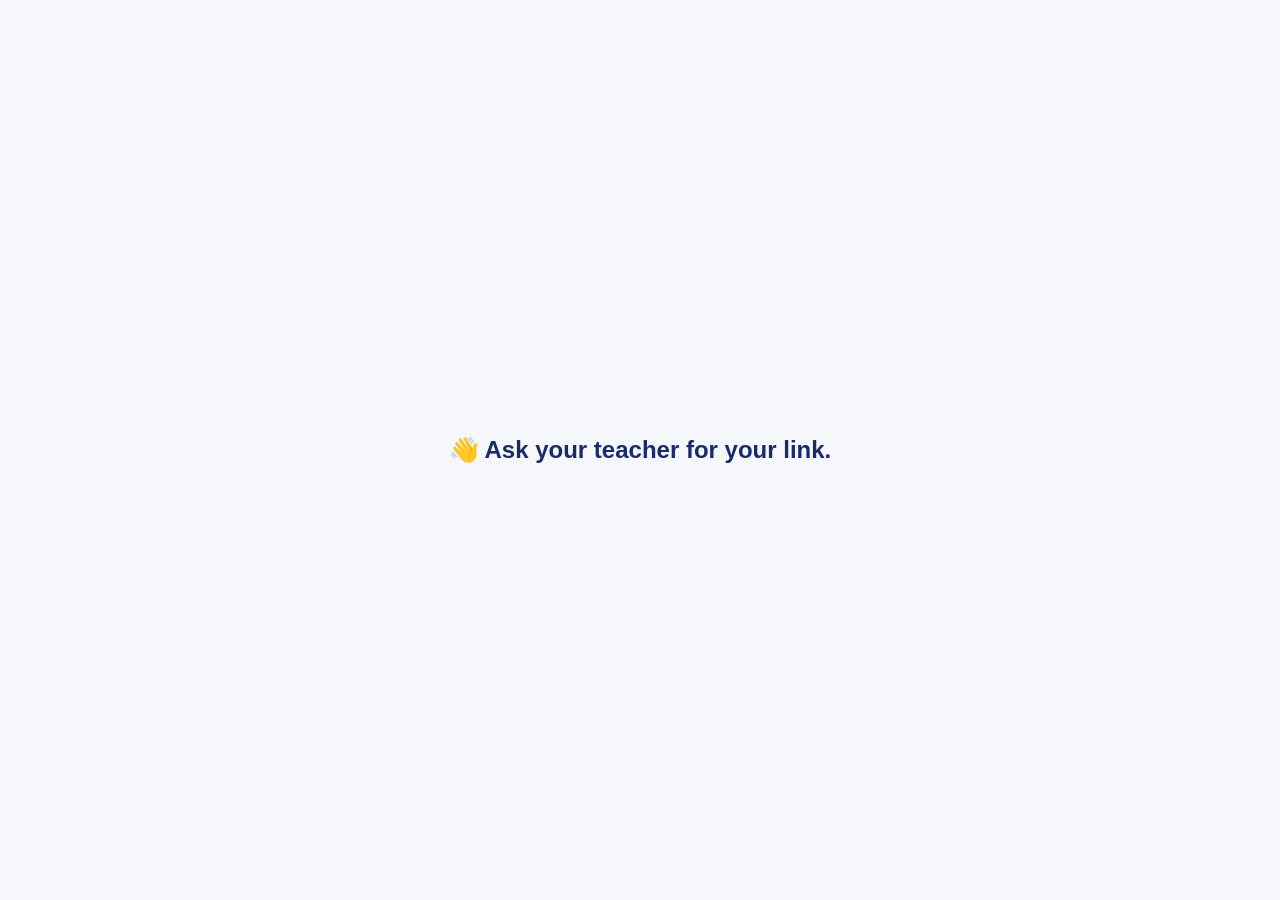
<file: site/index.html>
<!doctype html>
<html lang="en">
<head>
<meta charset="utf-8">
<meta name="viewport" content="width=device-width, initial-scale=1">
<meta name="robots" content="noindex, nofollow">
<title>Tutoring</title>
<style>
  body { margin: 0; min-height: 100vh; display: flex; align-items: center; justify-content: center;
    font-family: -apple-system, BlinkMacSystemFont, "Segoe UI", Roboto, sans-serif; font-size: 24px;
    background: #f6f7fb; color: #1b2a6b; text-align: center; padding: 16px; box-sizing: border-box; }
  p { font-weight: 800; }
</style>
</head>
<body>
  <p>👋 Ask your teacher for your link.</p>
</body>
</html>
</file>
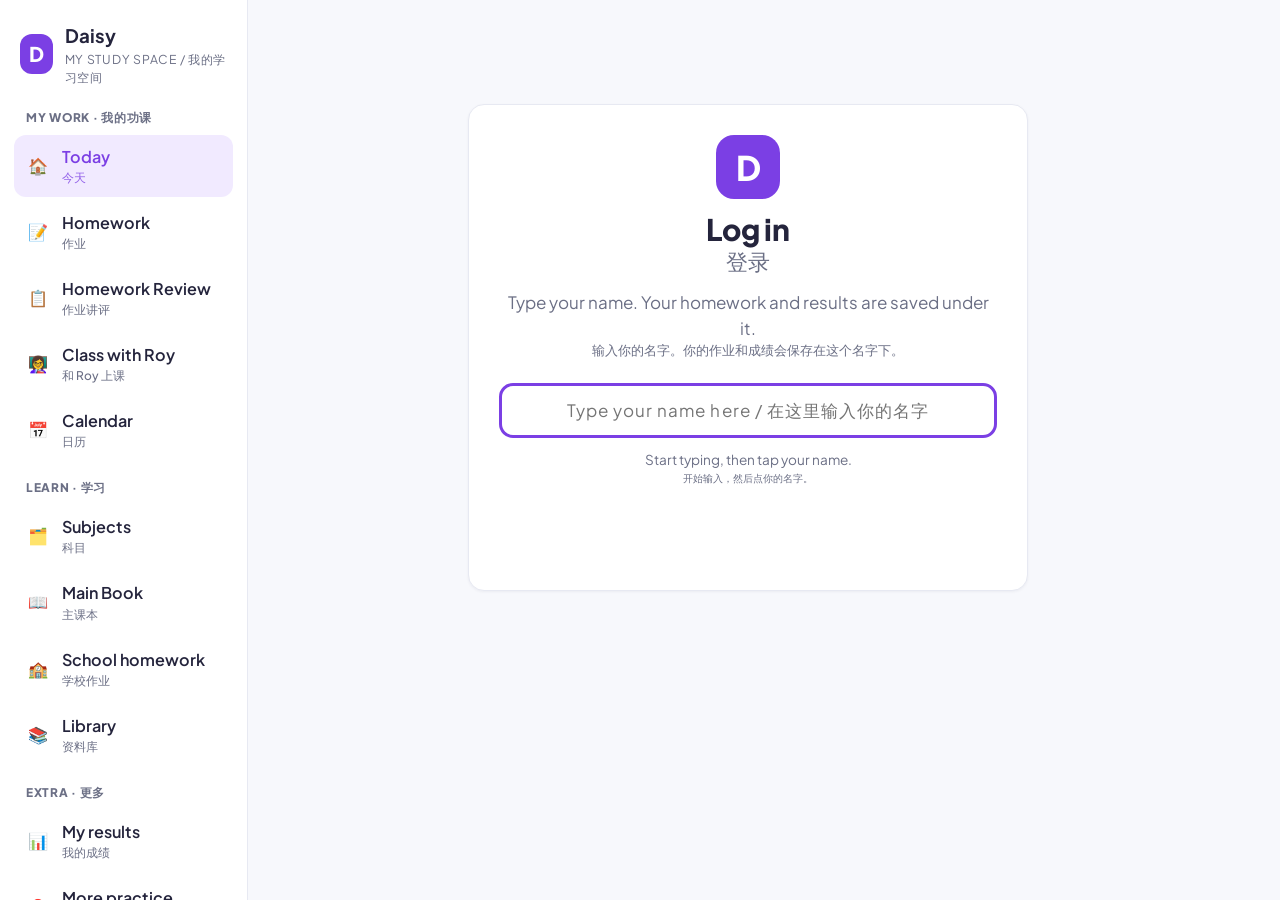
<file: site/daisy-rx4f9u/index.html>
<!doctype html>
<html lang="en">
<head>
<meta charset="utf-8">
<meta name="viewport" content="width=device-width, initial-scale=1">
<meta name="robots" content="noindex, nofollow">
<meta name="referrer" content="no-referrer">
<title>Hi!</title>
<link rel="preconnect" href="https://fonts.gstatic.com" crossorigin>
<link rel="stylesheet" href="https://fonts.googleapis.com/css2?family=Plus+Jakarta+Sans:wght@400;500;600;700;800&display=swap">
<link rel="stylesheet" href="../assets/app.css?v=2026112514">
</head>
<body>
<script>window.STUDENT_ID = 'daisy';</script>
<script src="../config.js?v=2026112514"></script>
<script src="../assets/app.js?v=2026112514"></script>
</body>
</html>
</file>
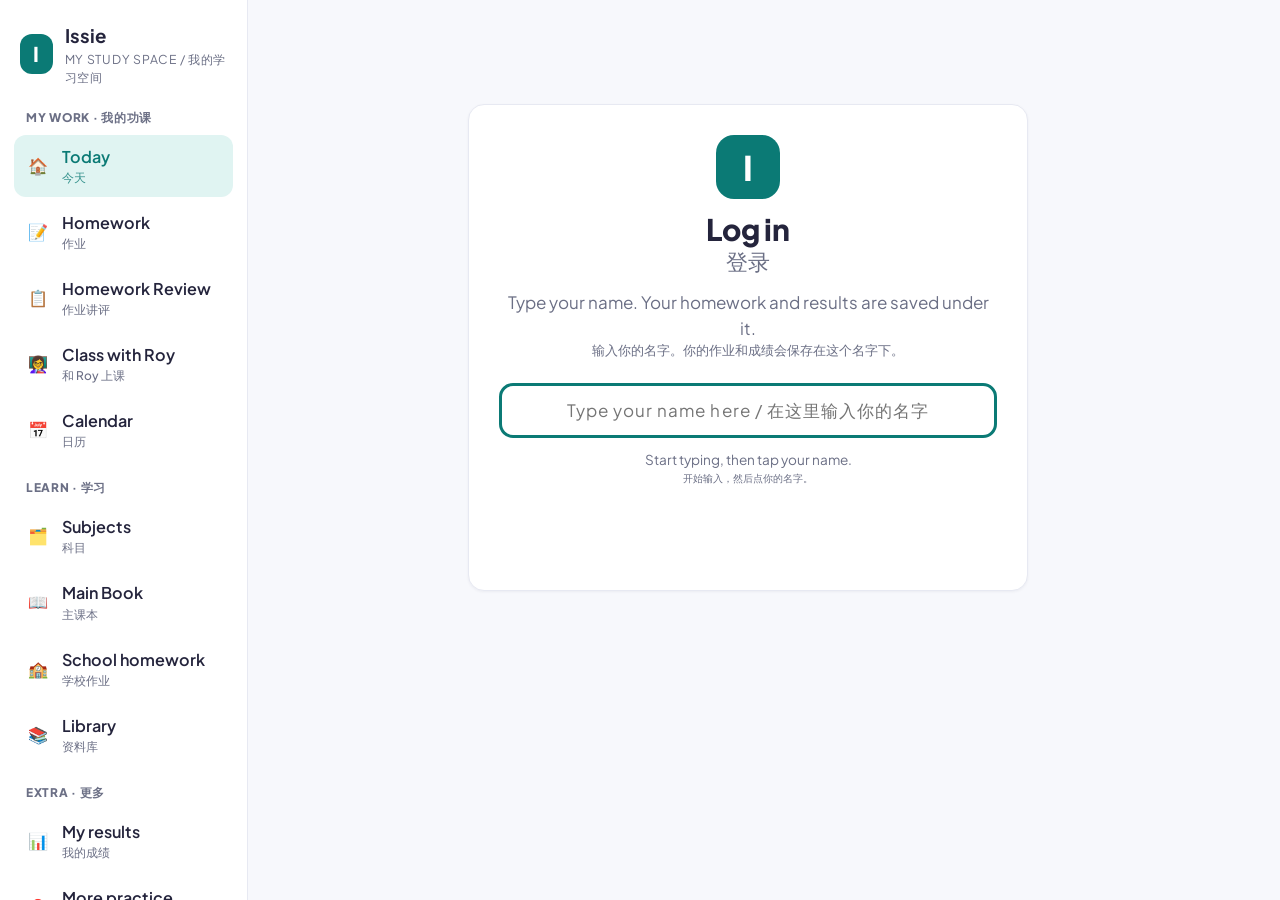
<file: site/issie-15xqz5/index.html>
<!doctype html>
<html lang="en">
<head>
<meta charset="utf-8">
<meta name="viewport" content="width=device-width, initial-scale=1">
<meta name="robots" content="noindex, nofollow">
<meta name="referrer" content="no-referrer">
<title>Hi!</title>
<link rel="preconnect" href="https://fonts.gstatic.com" crossorigin>
<link rel="stylesheet" href="https://fonts.googleapis.com/css2?family=Plus+Jakarta+Sans:wght@400;500;600;700;800&display=swap">
<link rel="stylesheet" href="../assets/app.css?v=2026112514">
</head>
<body>
<script>window.STUDENT_ID = 'issie';</script>
<script src="../config.js?v=2026112514"></script>
<script src="../assets/app.js?v=2026112514"></script>
</body>
</html>
</file>
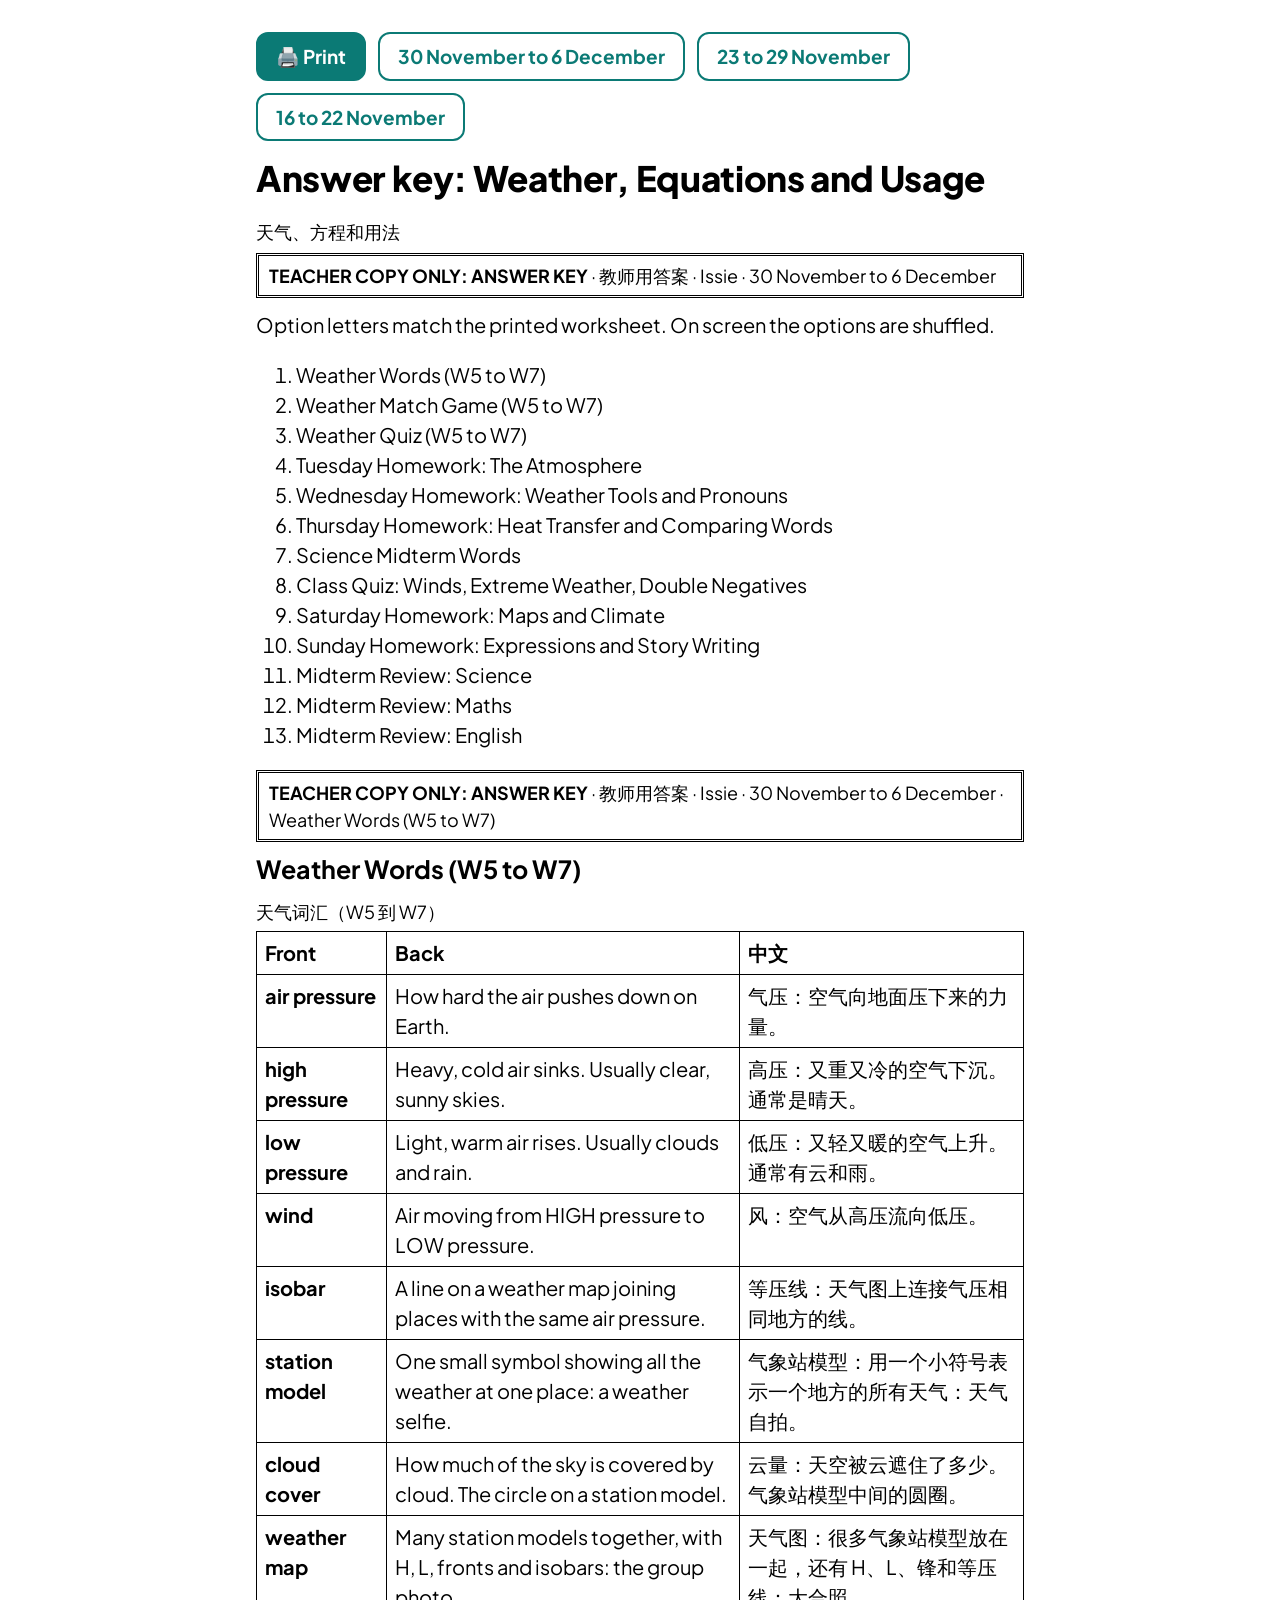
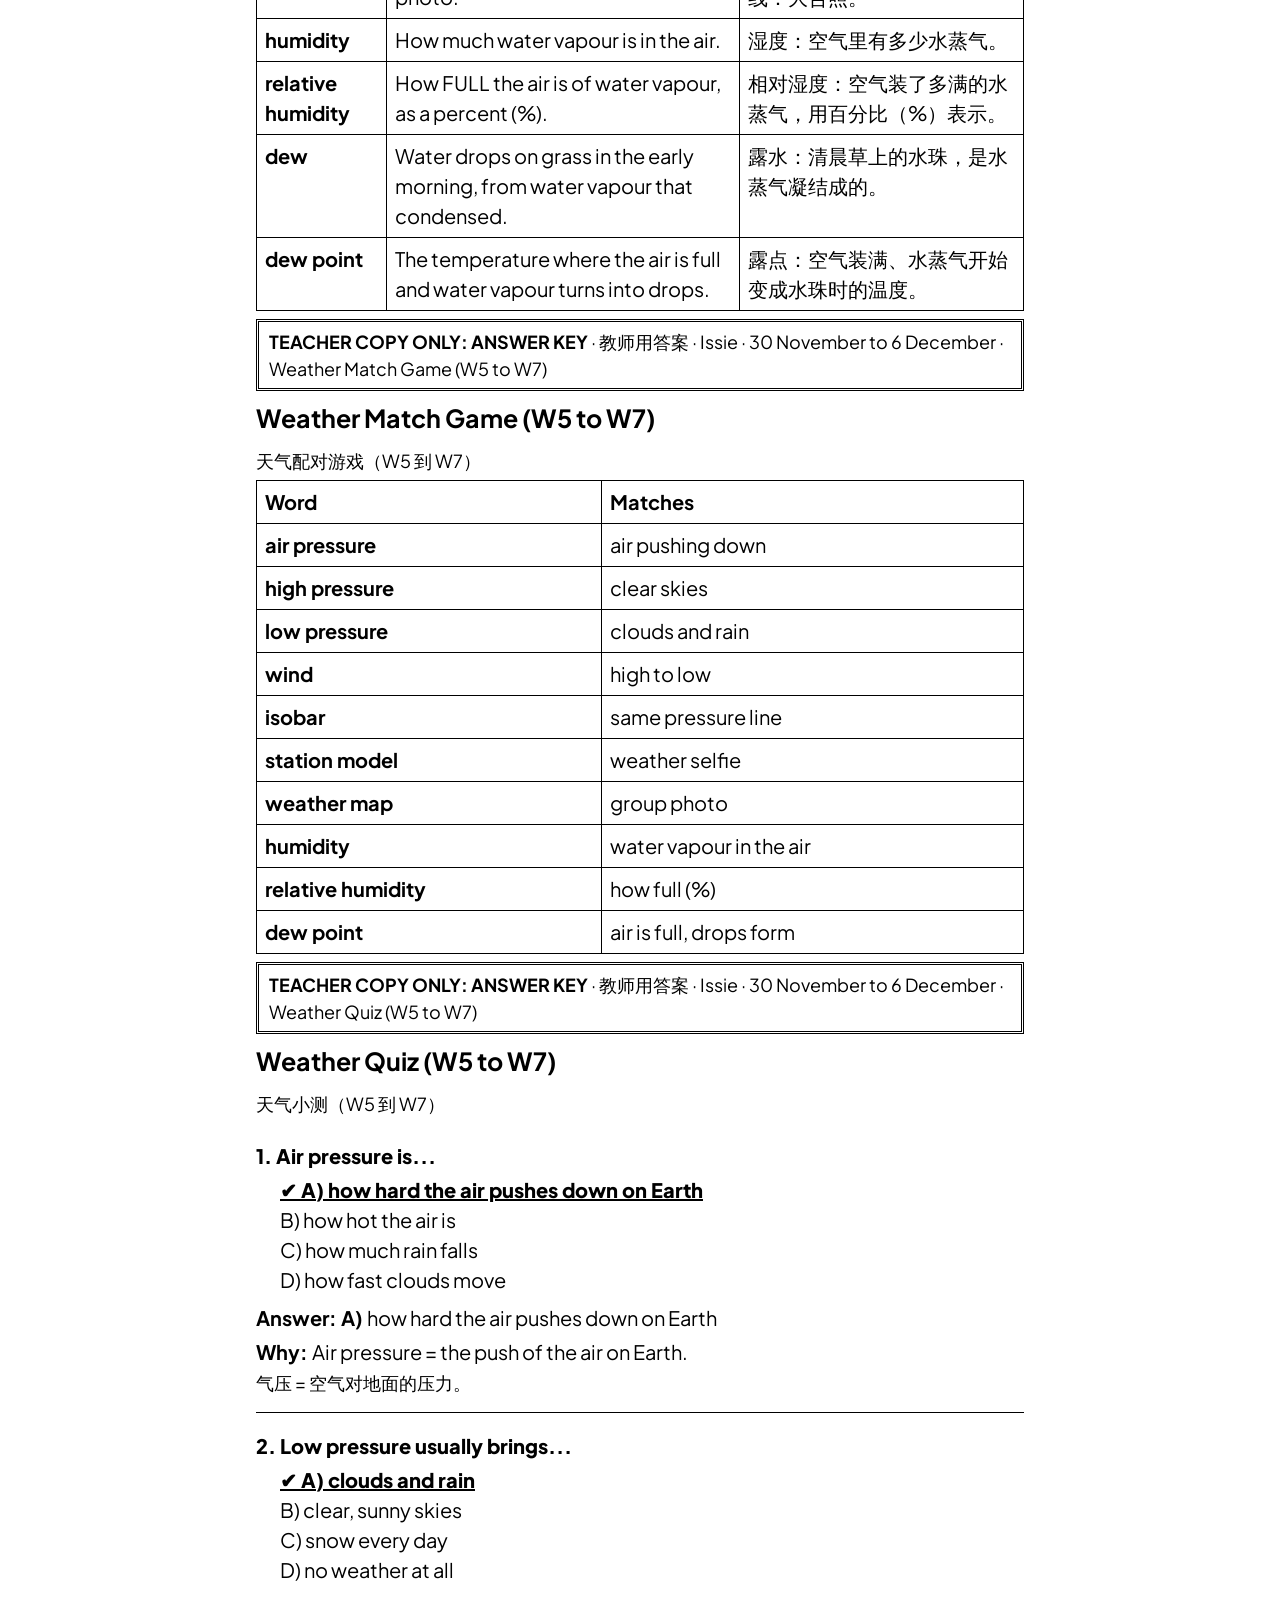
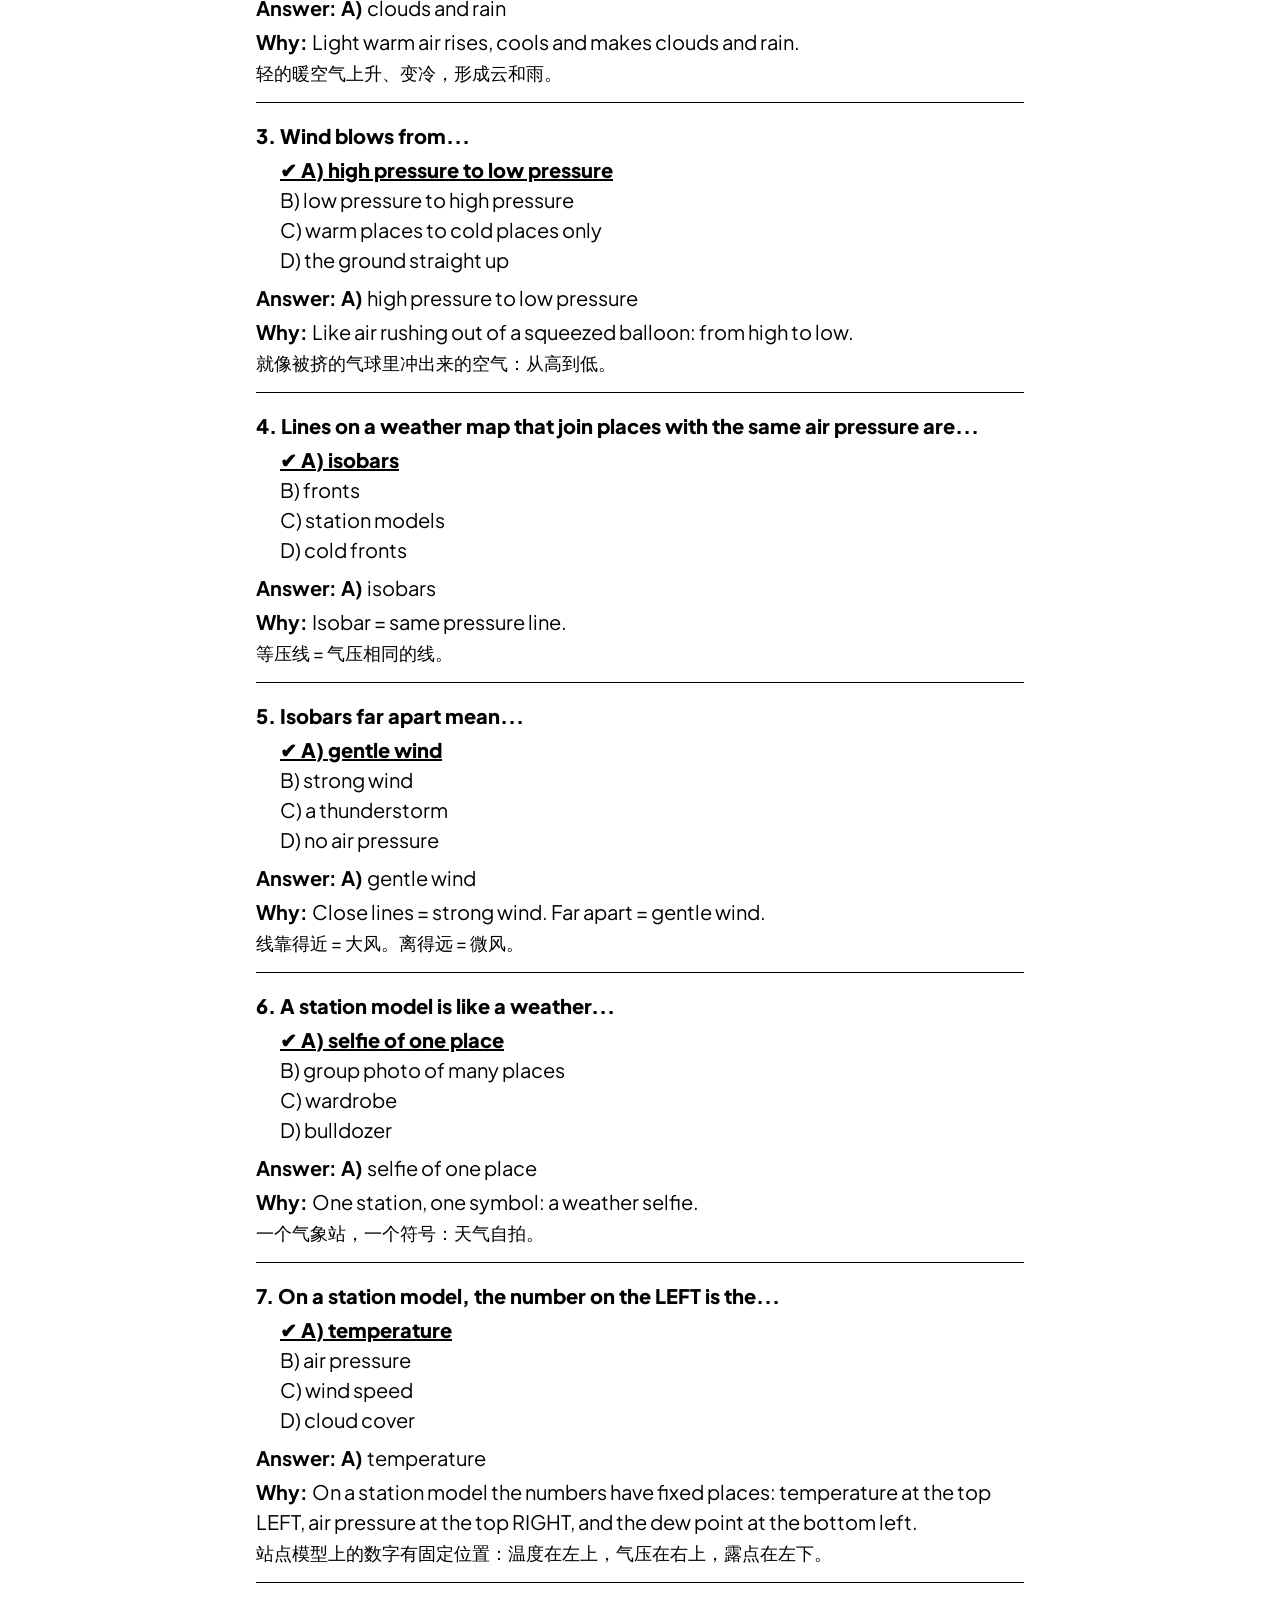
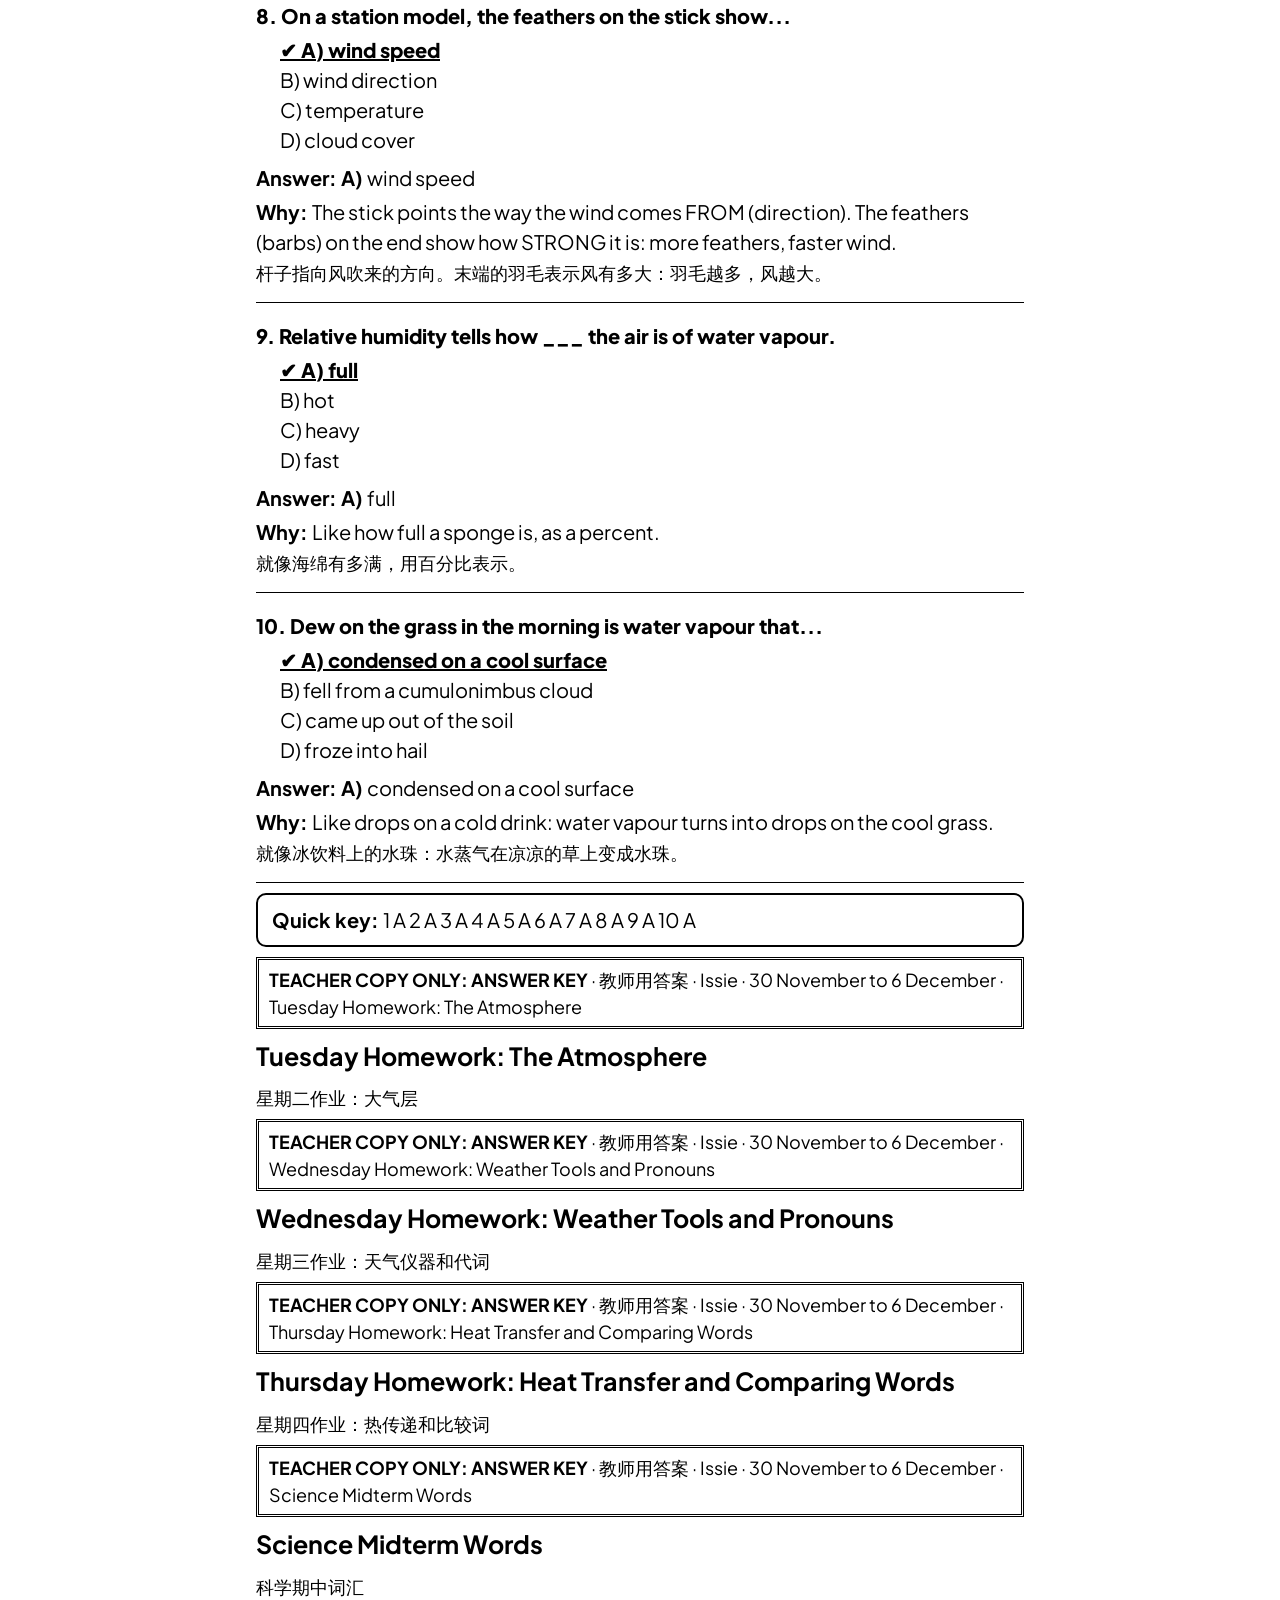
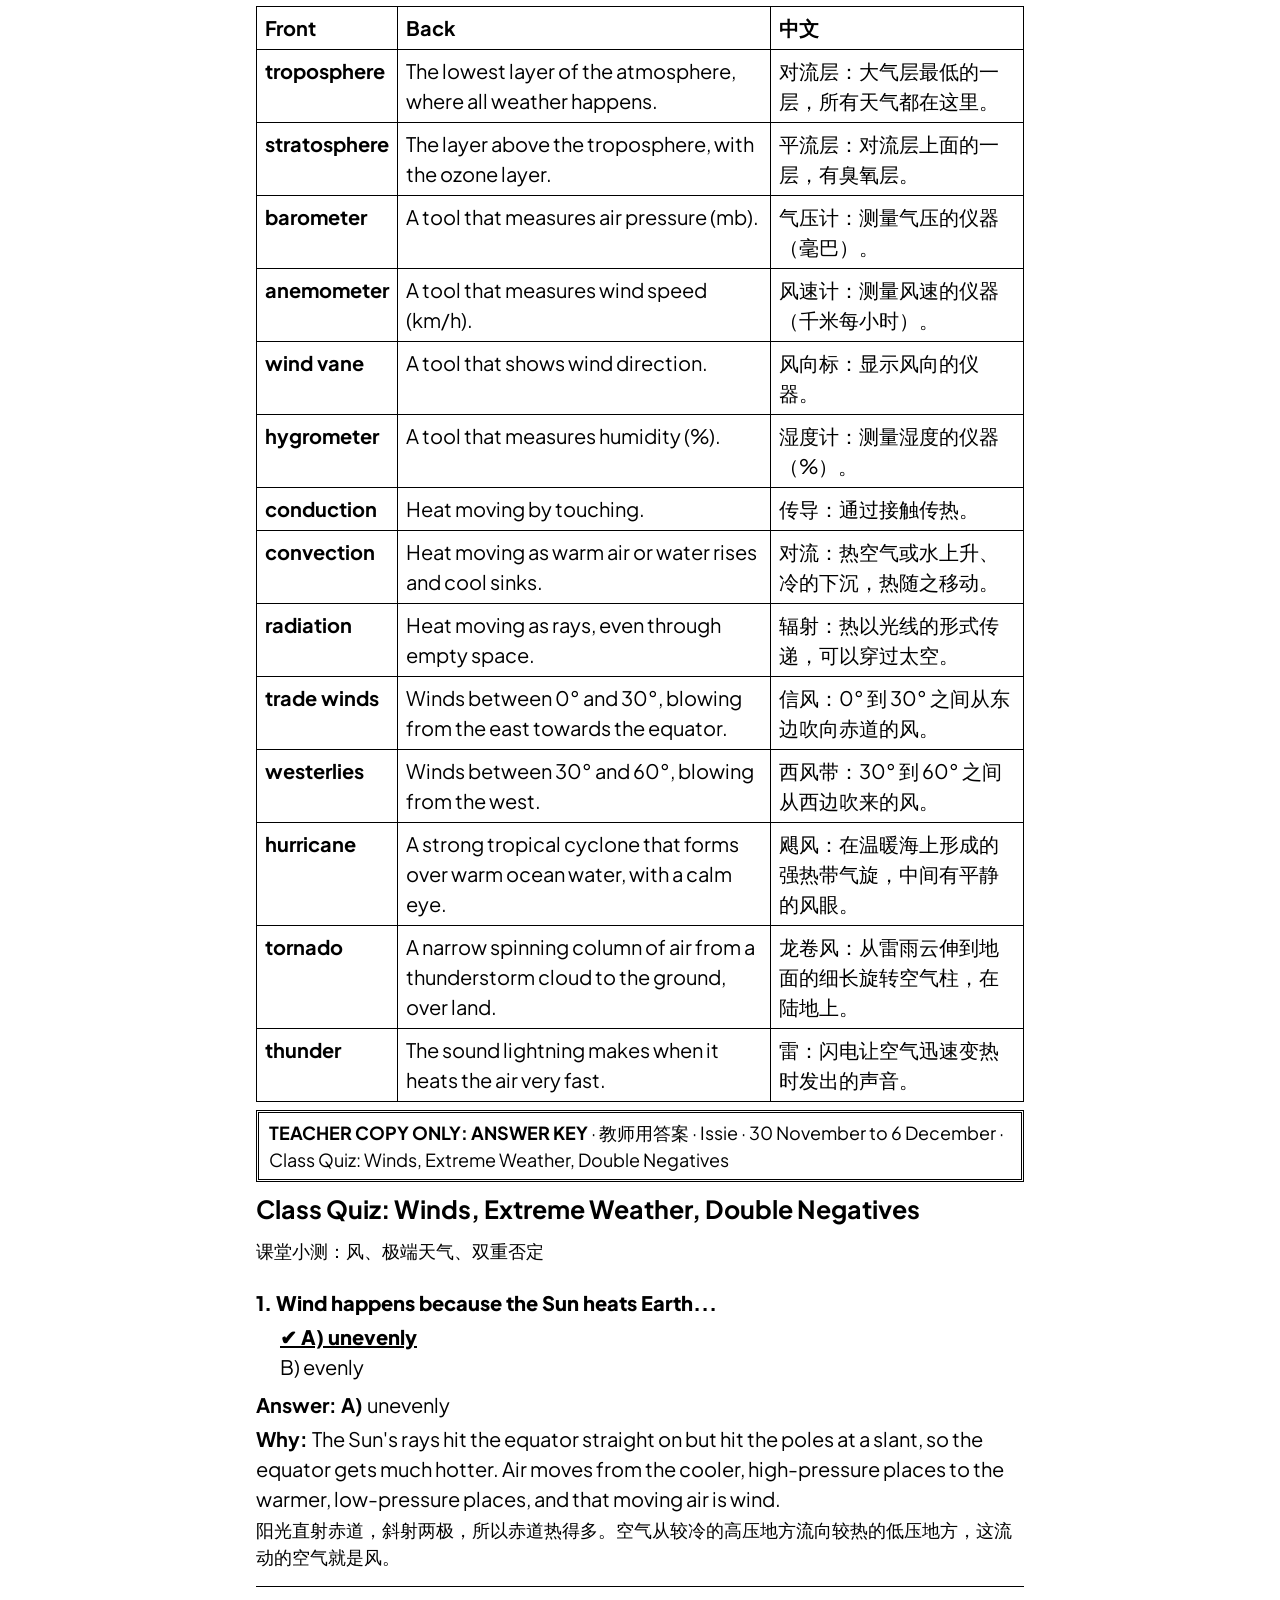
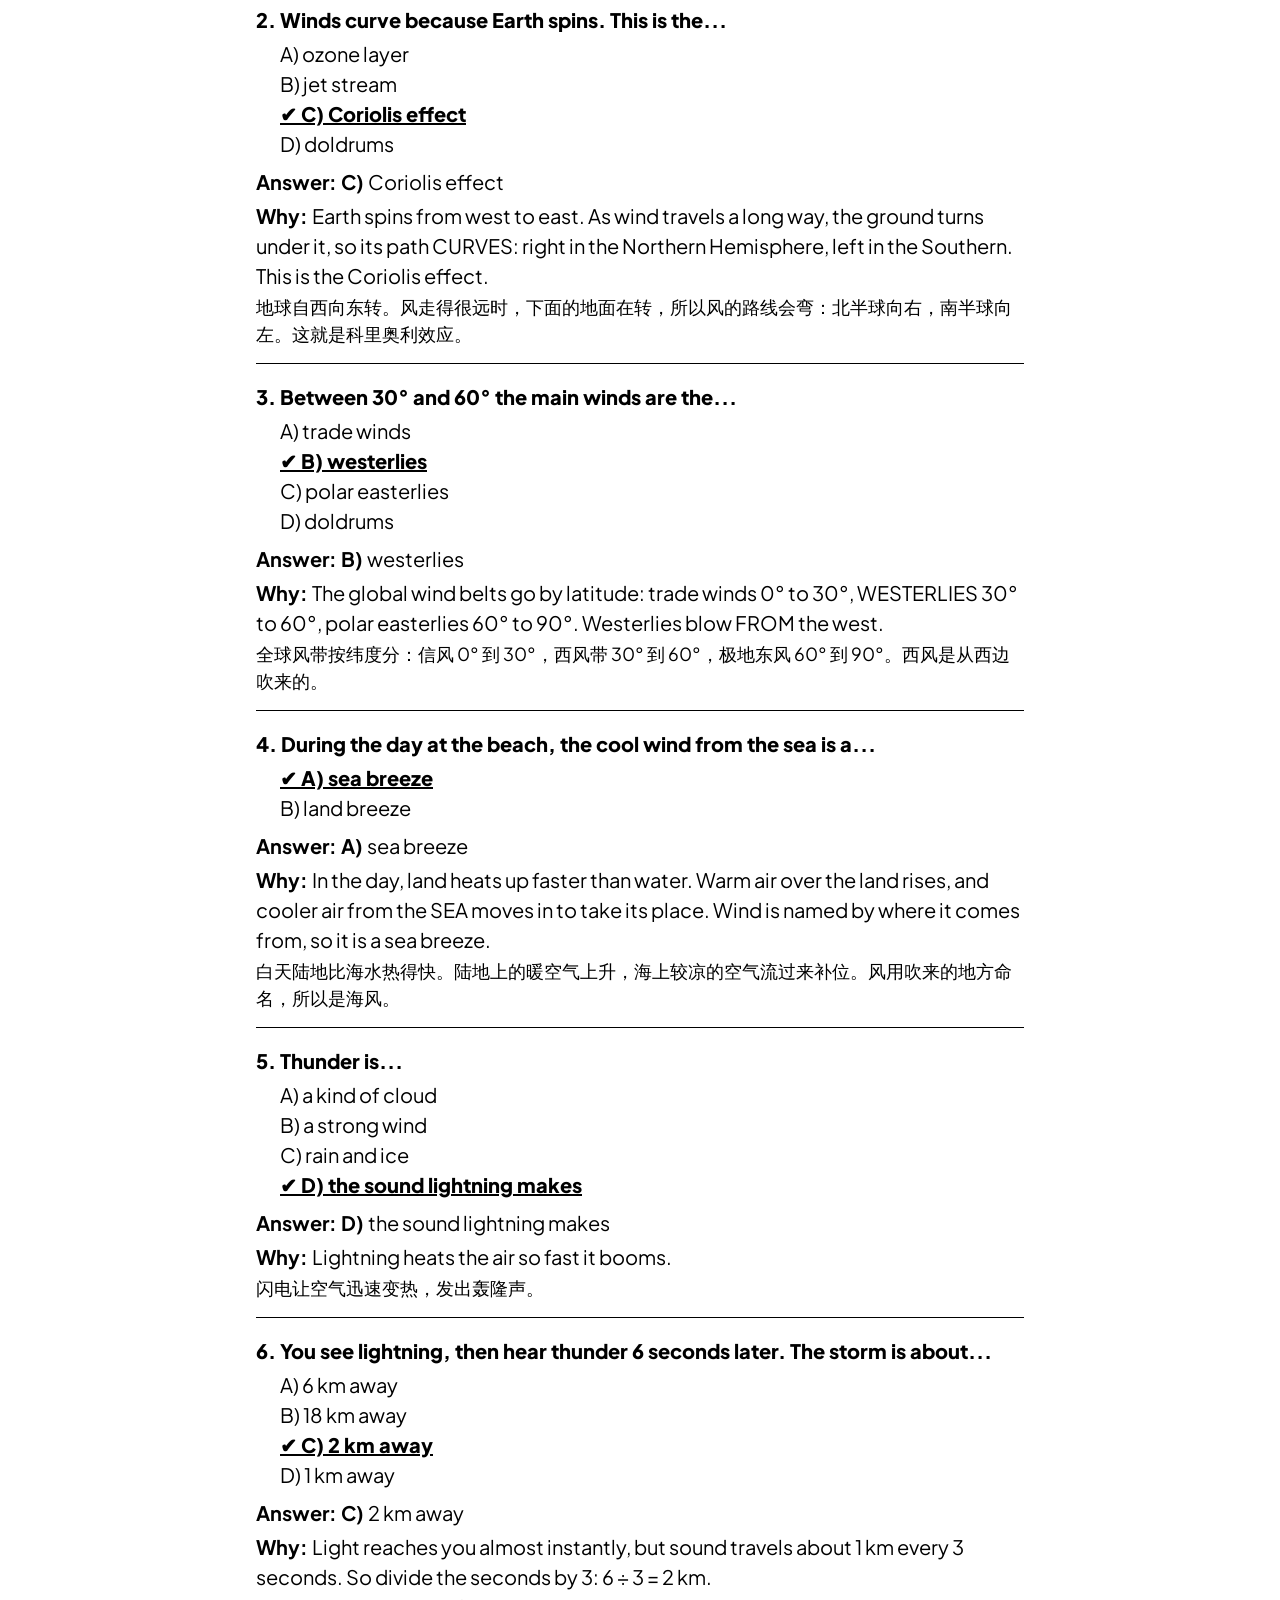
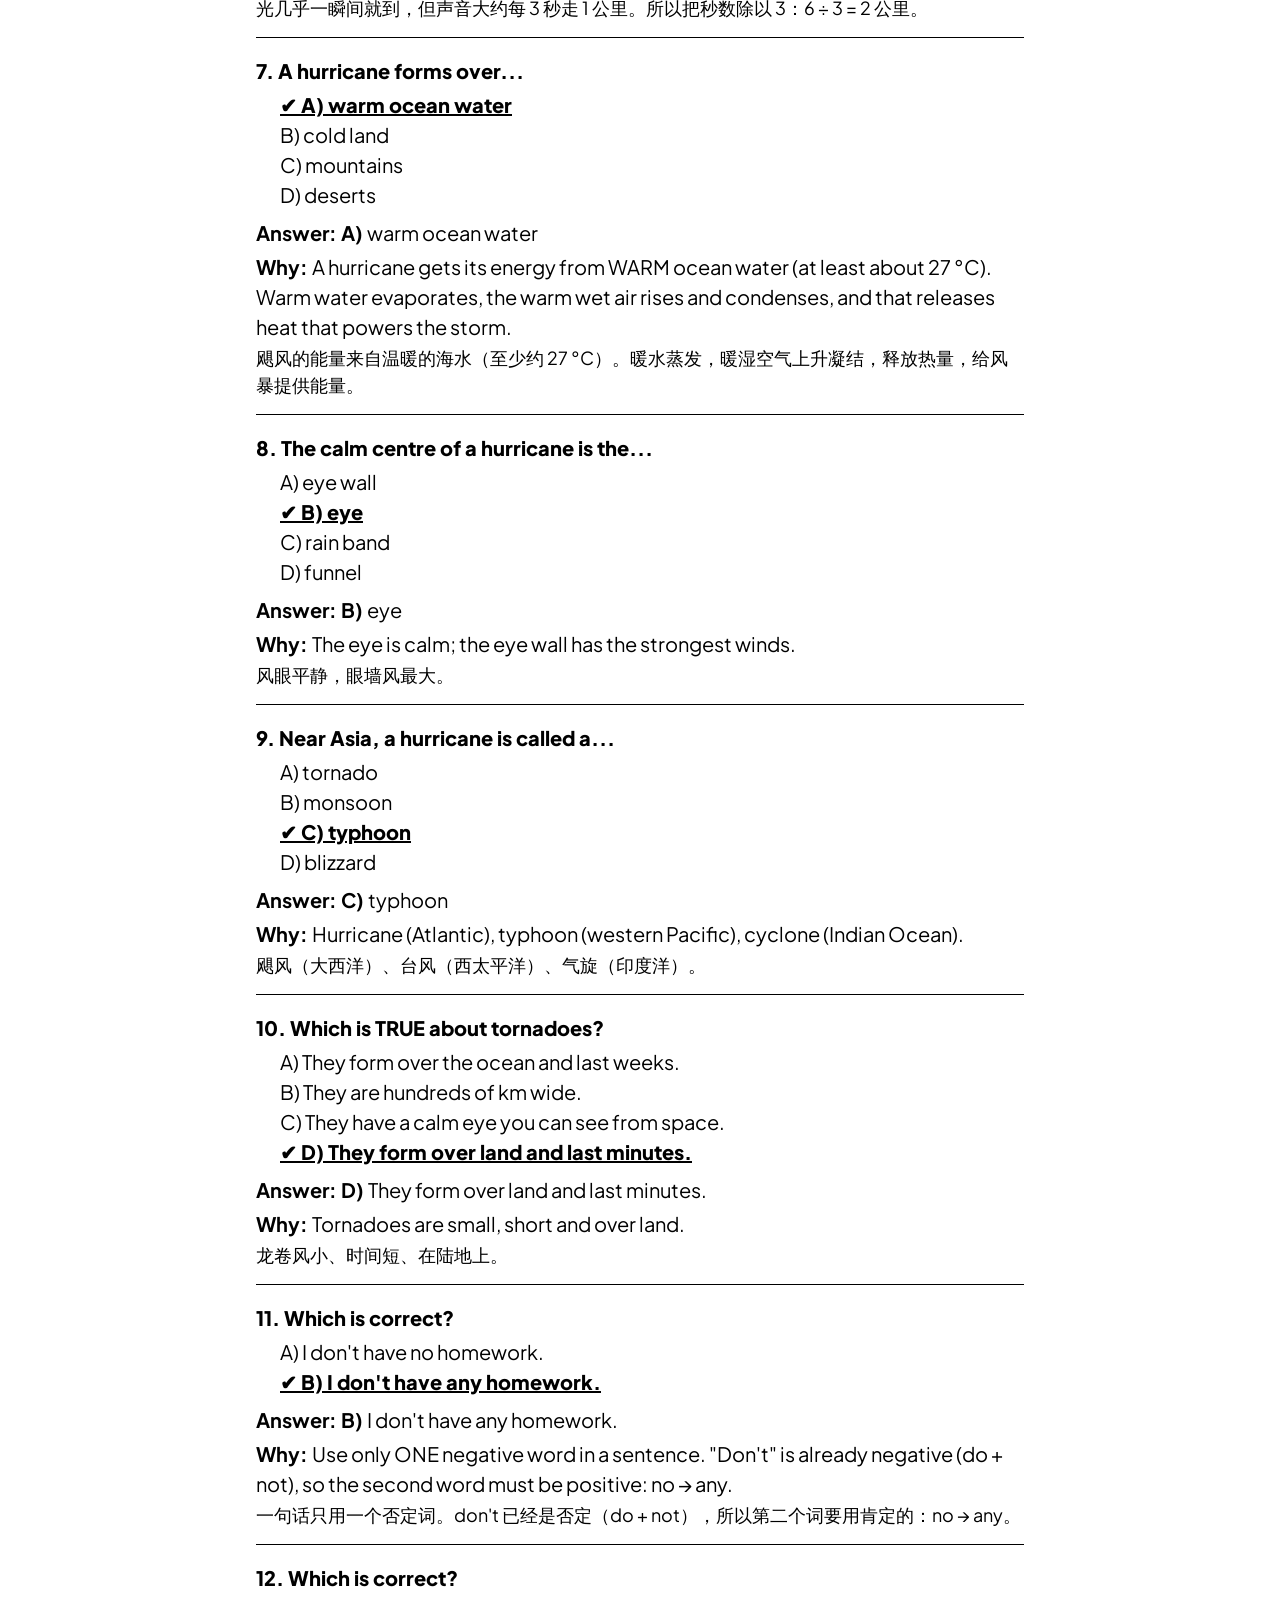
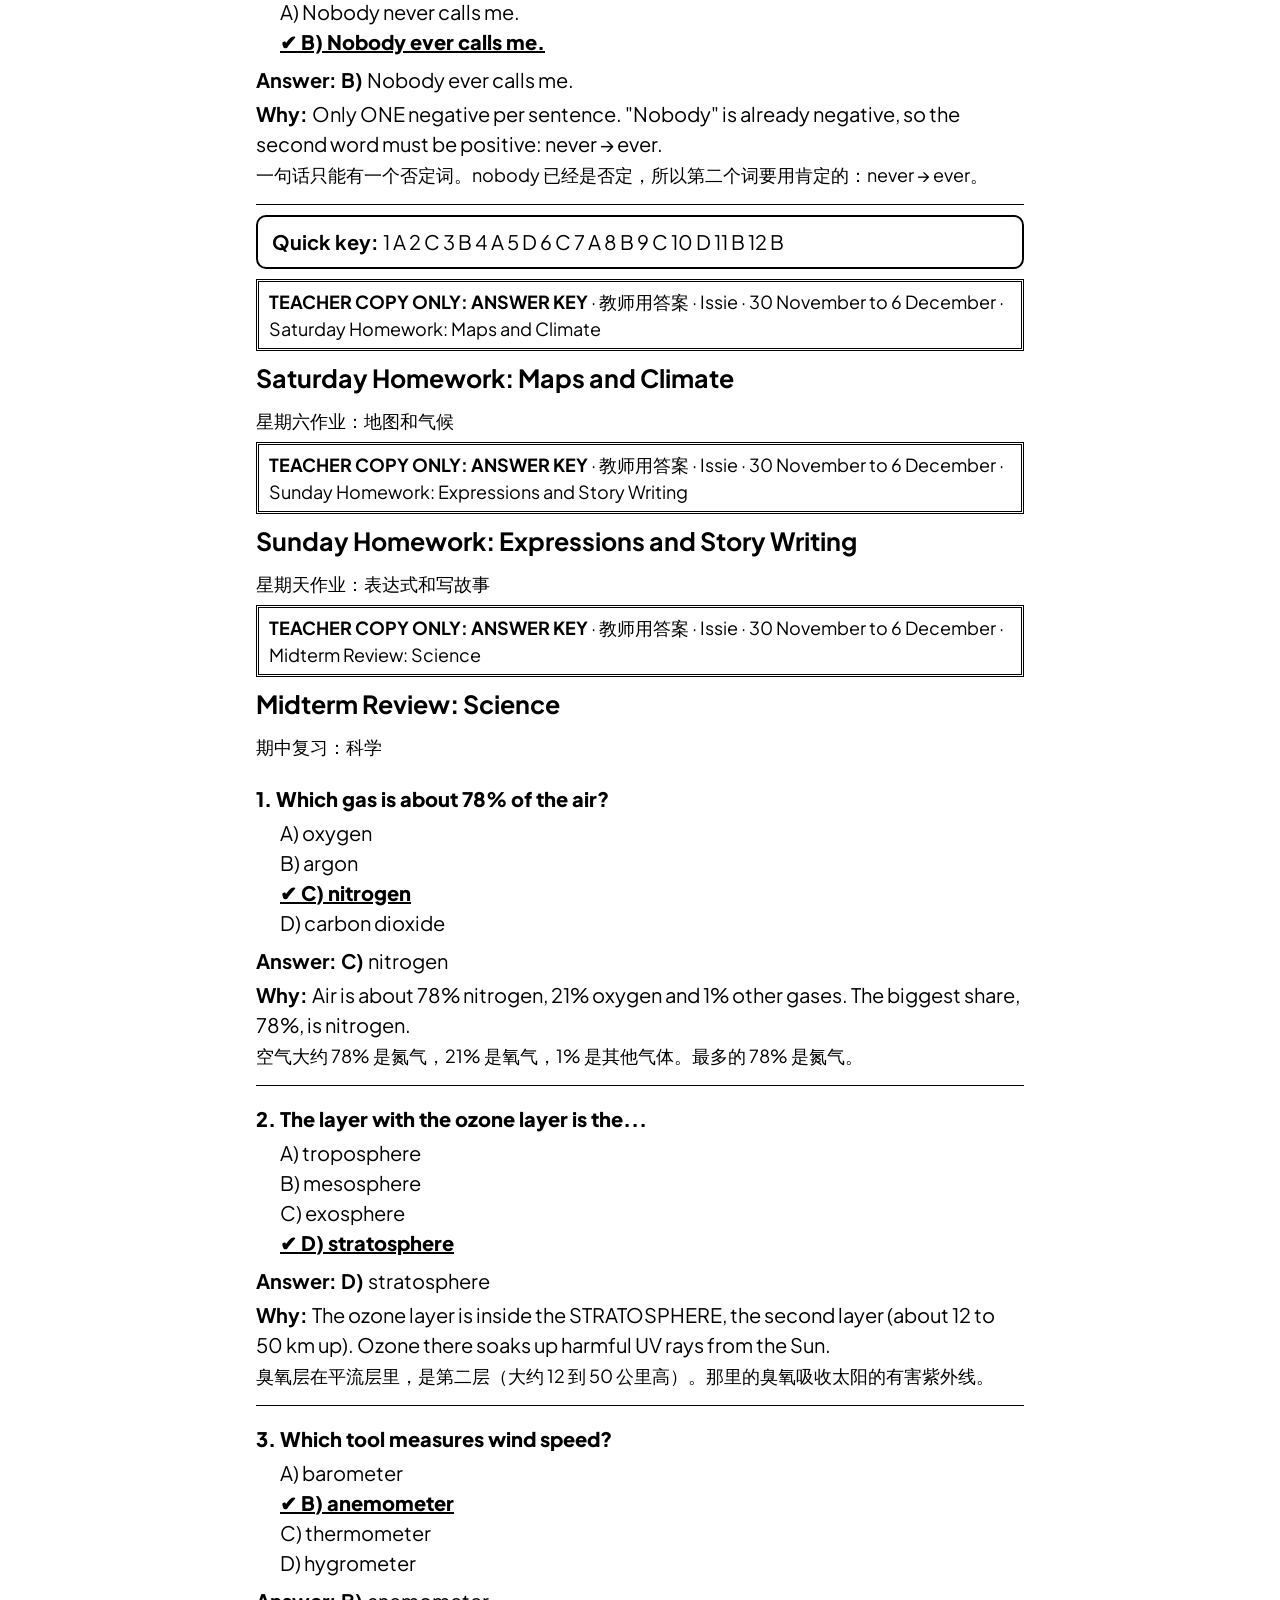
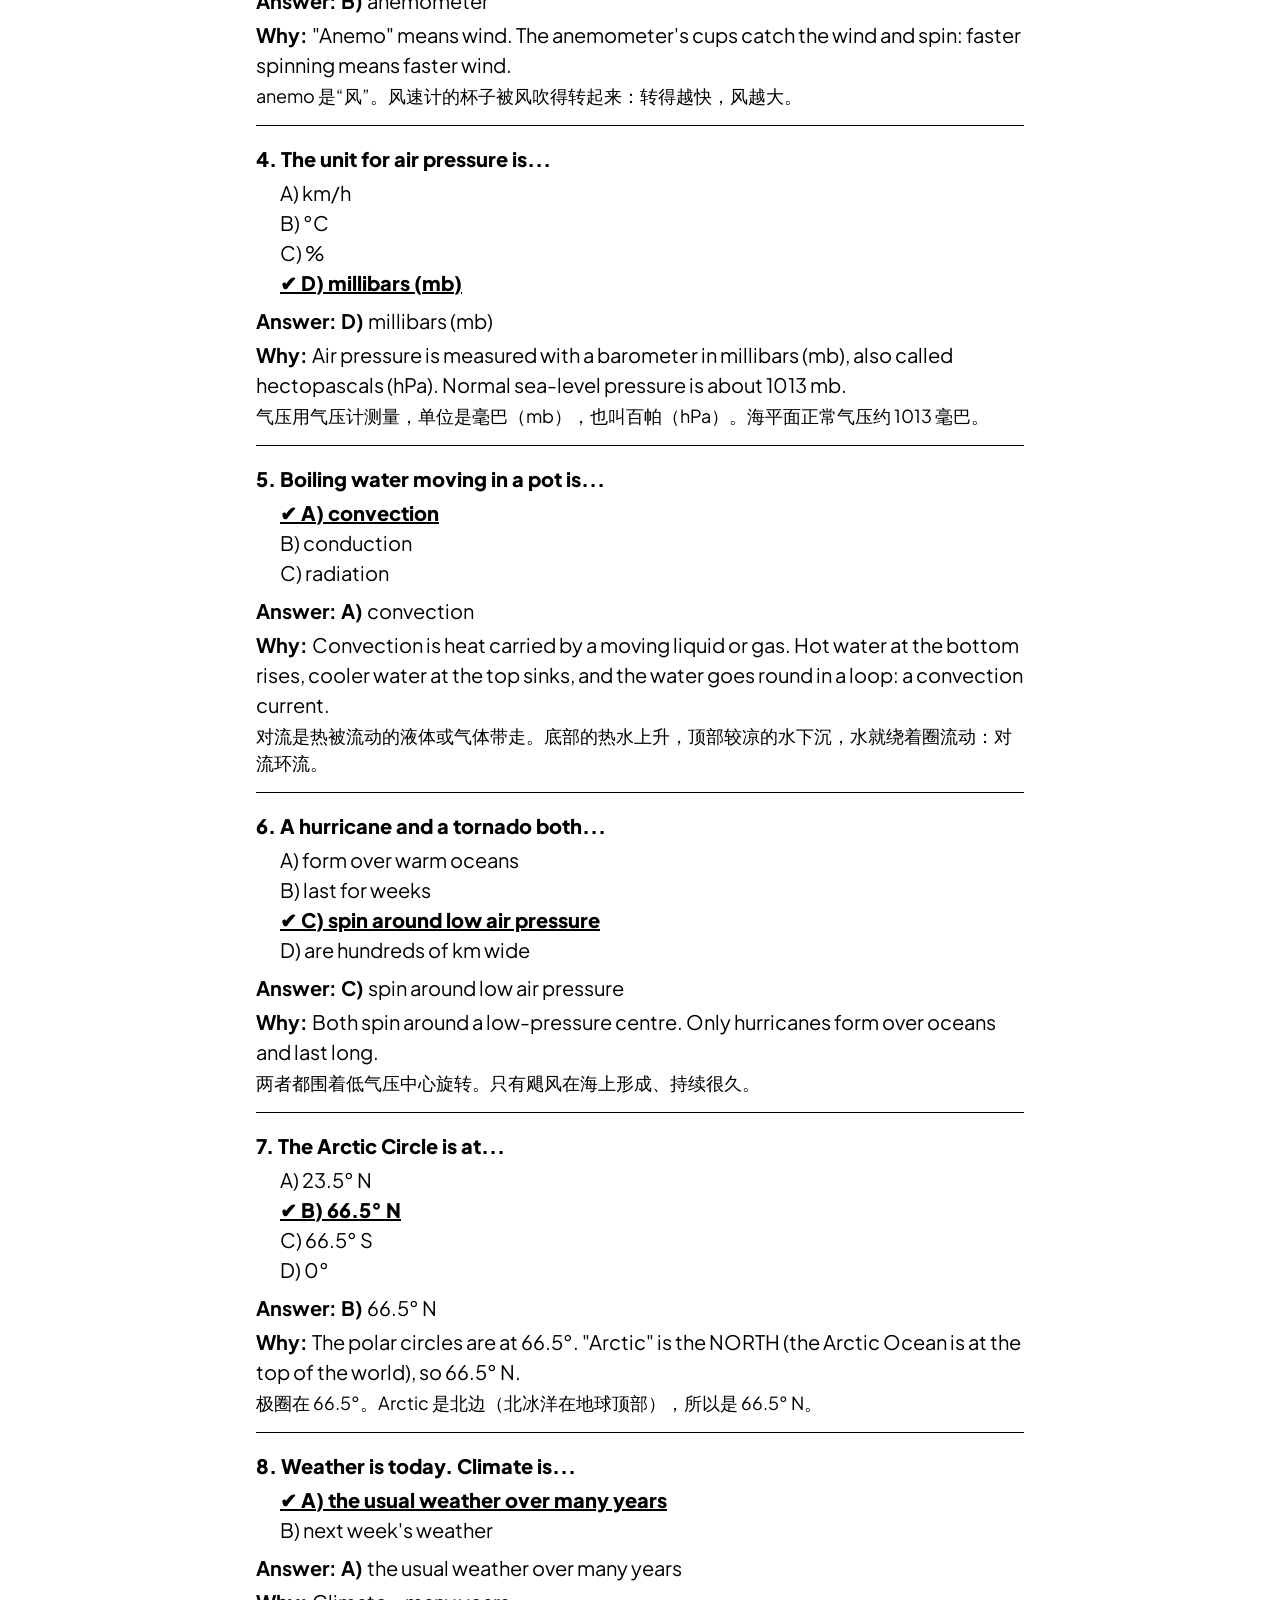
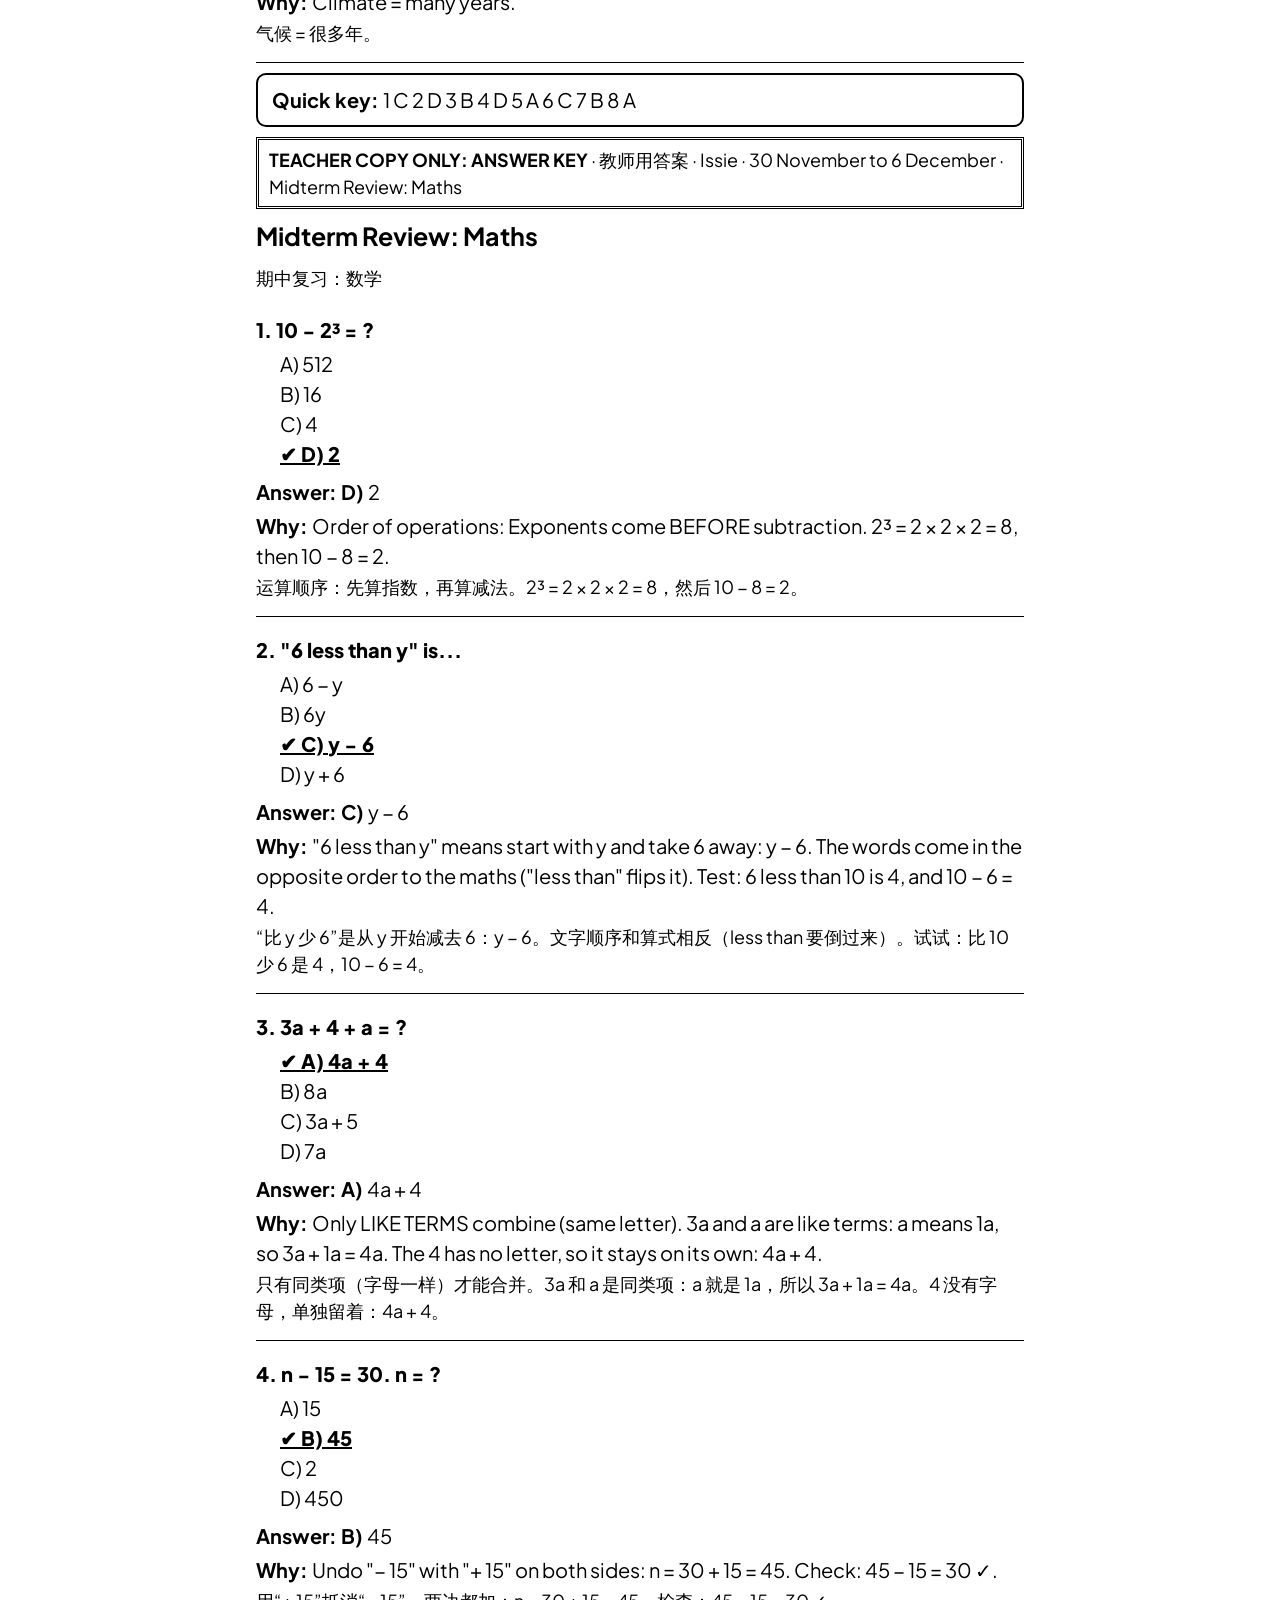
<file: site/key-tkflrln2xs/index.html>
<!doctype html>
<html lang="en">
<head>
<meta charset="utf-8">
<meta name="viewport" content="width=device-width, initial-scale=1">
<meta name="robots" content="noindex, nofollow">
<meta name="referrer" content="no-referrer">
<title>Answer key</title>
<link rel="preconnect" href="https://fonts.gstatic.com" crossorigin>
<link rel="stylesheet" href="https://fonts.googleapis.com/css2?family=Plus+Jakarta+Sans:wght@400;500;600;700;800&display=swap">
<link rel="stylesheet" href="../assets/app.css?v=2026112514">
</head>
<body>
<script>window.STUDENT_ID = 'issie'; window.TEACHER_MODE = true;</script>
<script src="../config.js?v=2026112514"></script>
<script src="../assets/app.js?v=2026112514"></script>
</body>
</html>
</file>
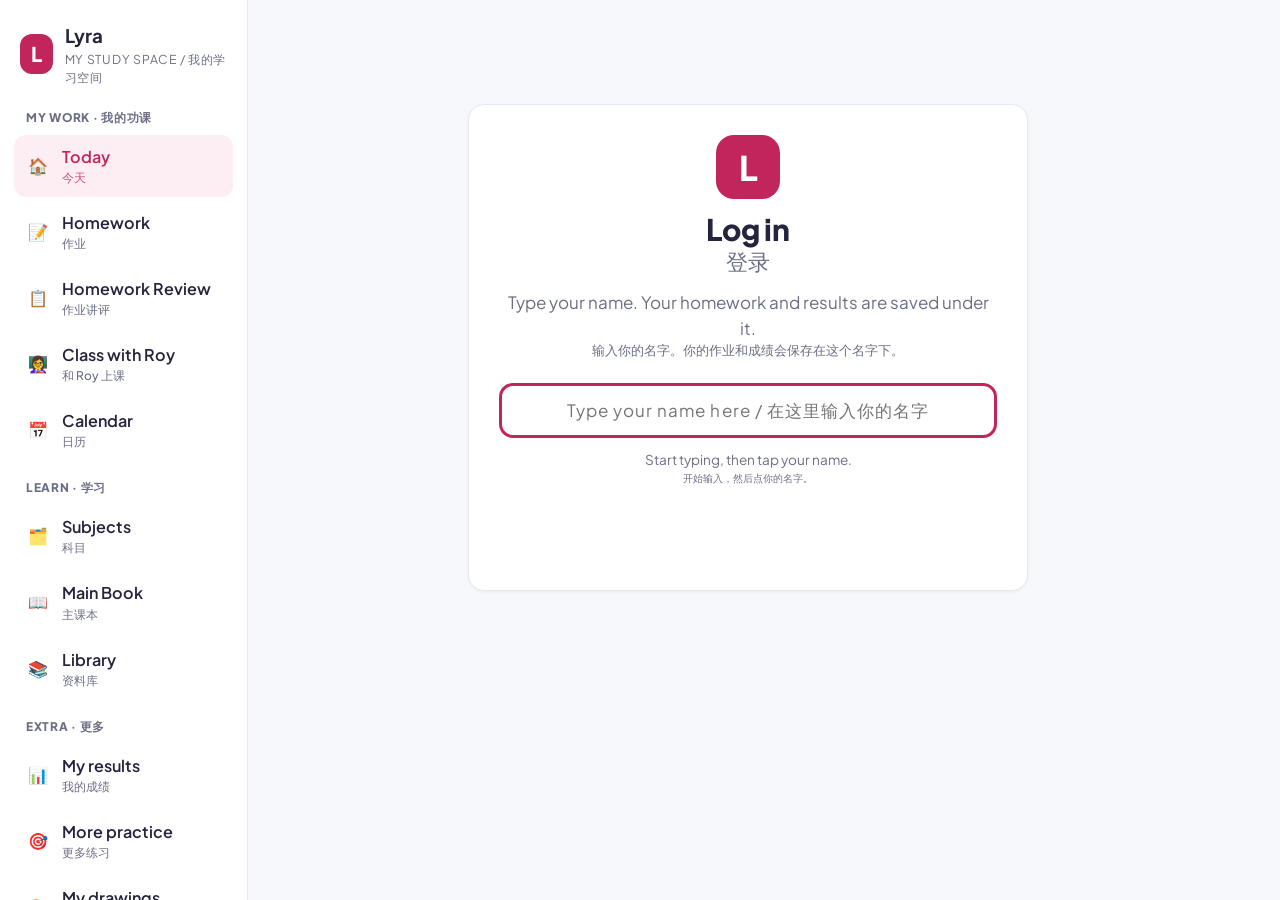
<file: site/lyra-7uap6l/index.html>
<!doctype html>
<html lang="en">
<head>
<meta charset="utf-8">
<meta name="viewport" content="width=device-width, initial-scale=1">
<meta name="robots" content="noindex, nofollow">
<meta name="referrer" content="no-referrer">
<title>Hi!</title>
<link rel="preconnect" href="https://fonts.gstatic.com" crossorigin>
<link rel="stylesheet" href="https://fonts.googleapis.com/css2?family=Plus+Jakarta+Sans:wght@400;500;600;700;800&display=swap">
<link rel="stylesheet" href="../assets/app.css?v=2026112514">
</head>
<body>
<script>window.STUDENT_ID = 'lyra';</script>
<script src="../config.js?v=2026112514"></script>
<script src="../assets/app.js?v=2026112514"></script>
</body>
</html>
</file>
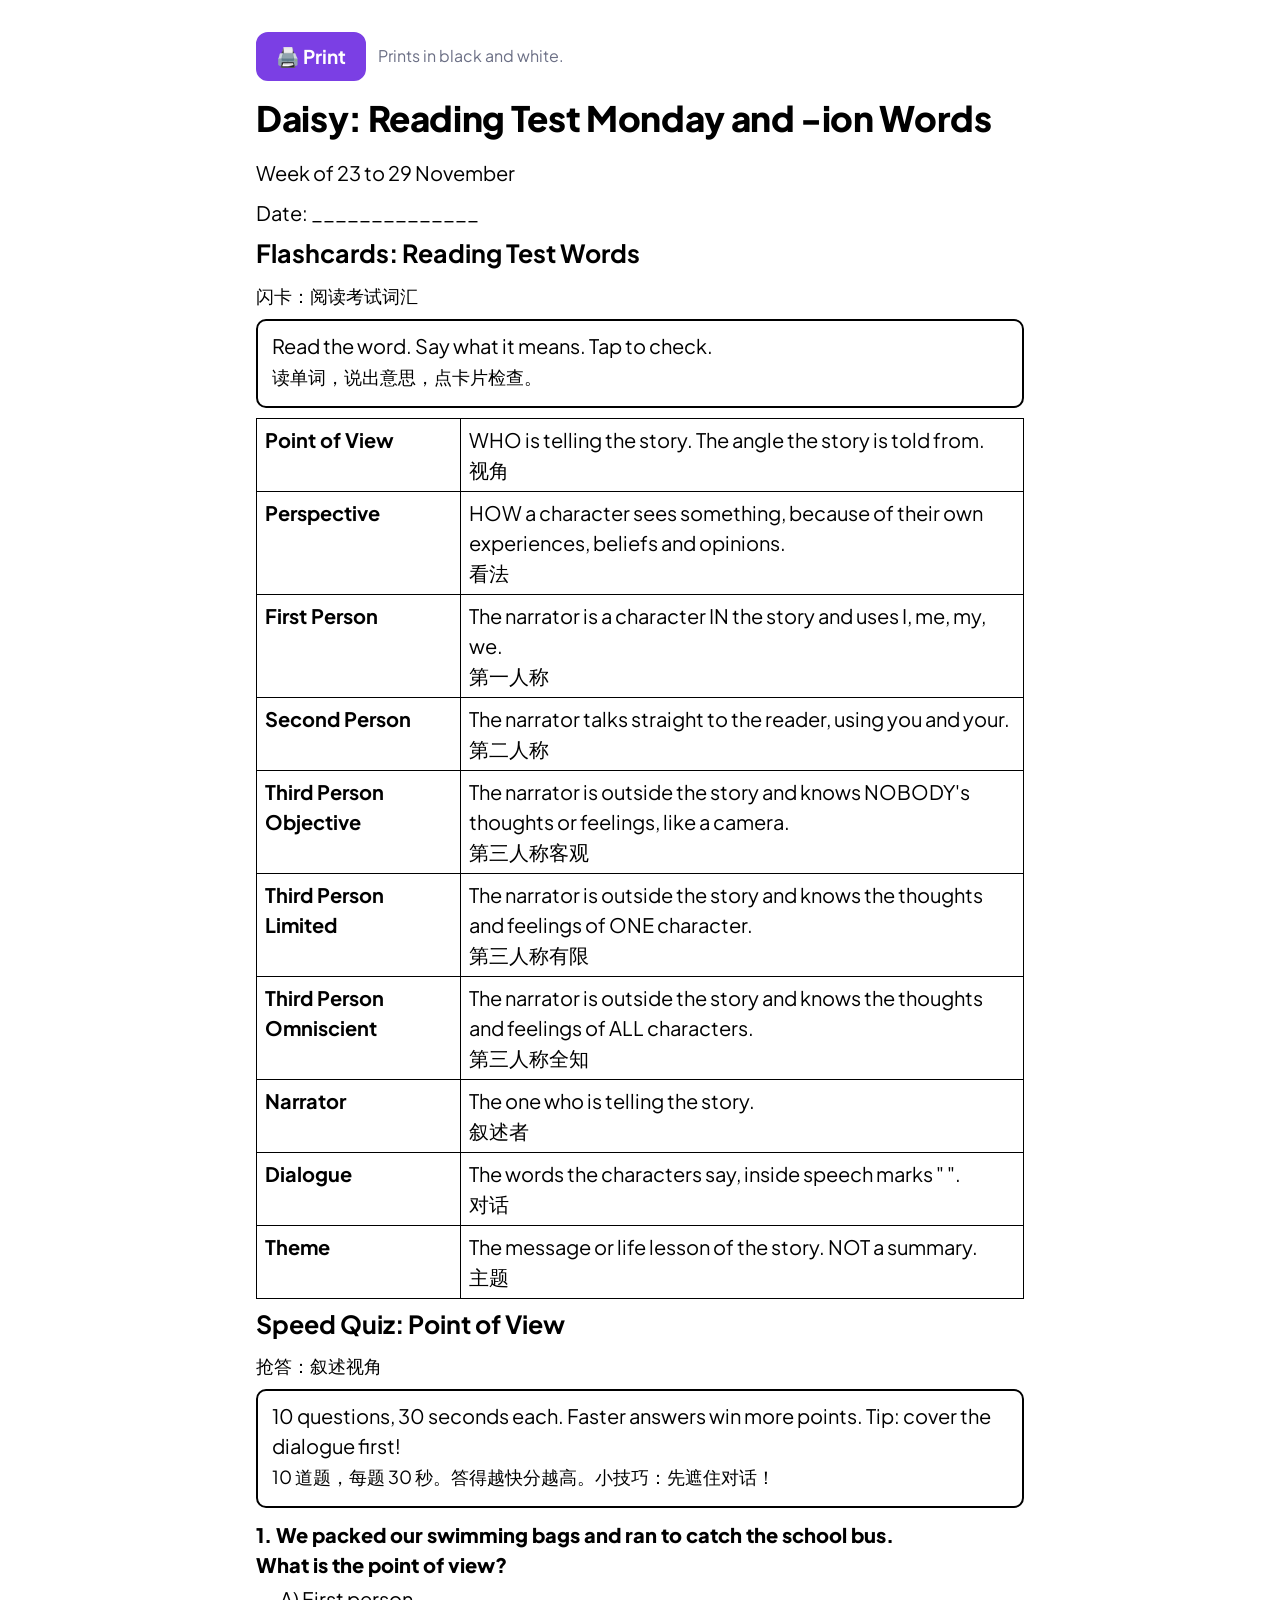
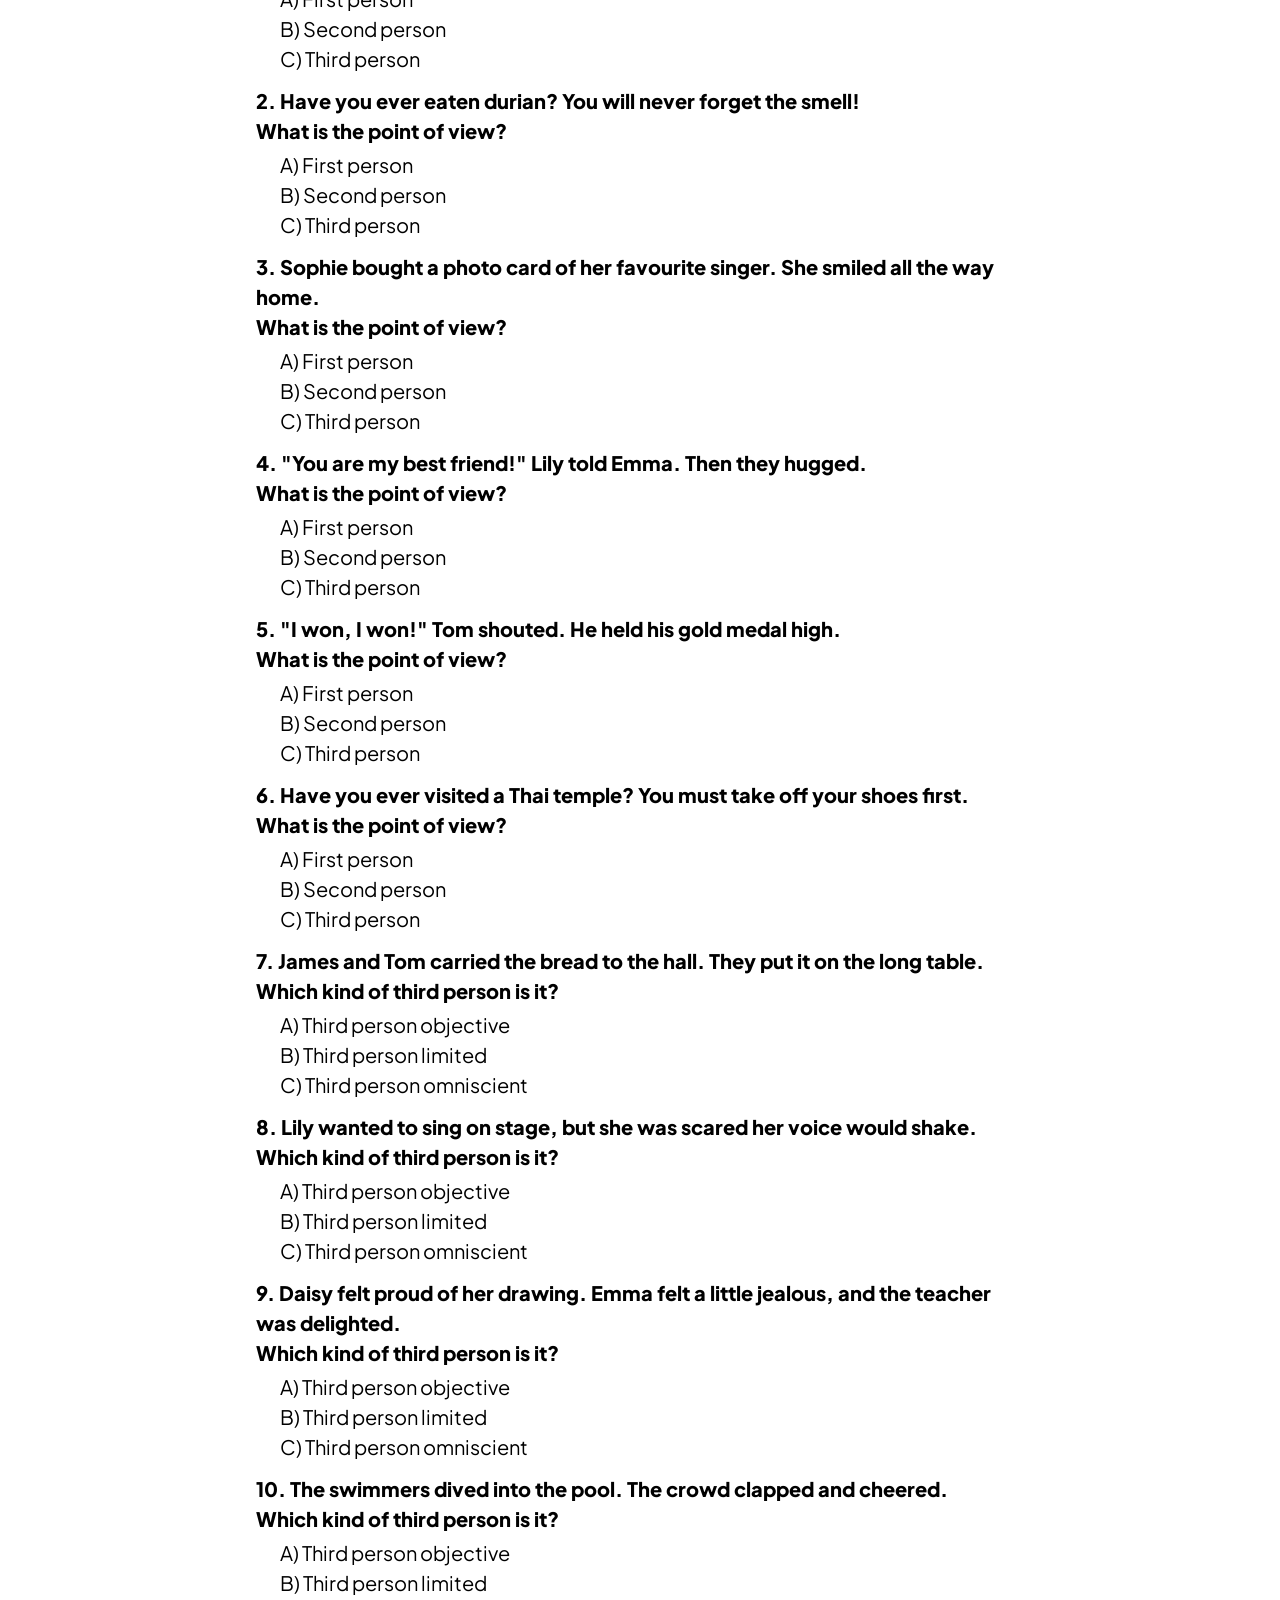
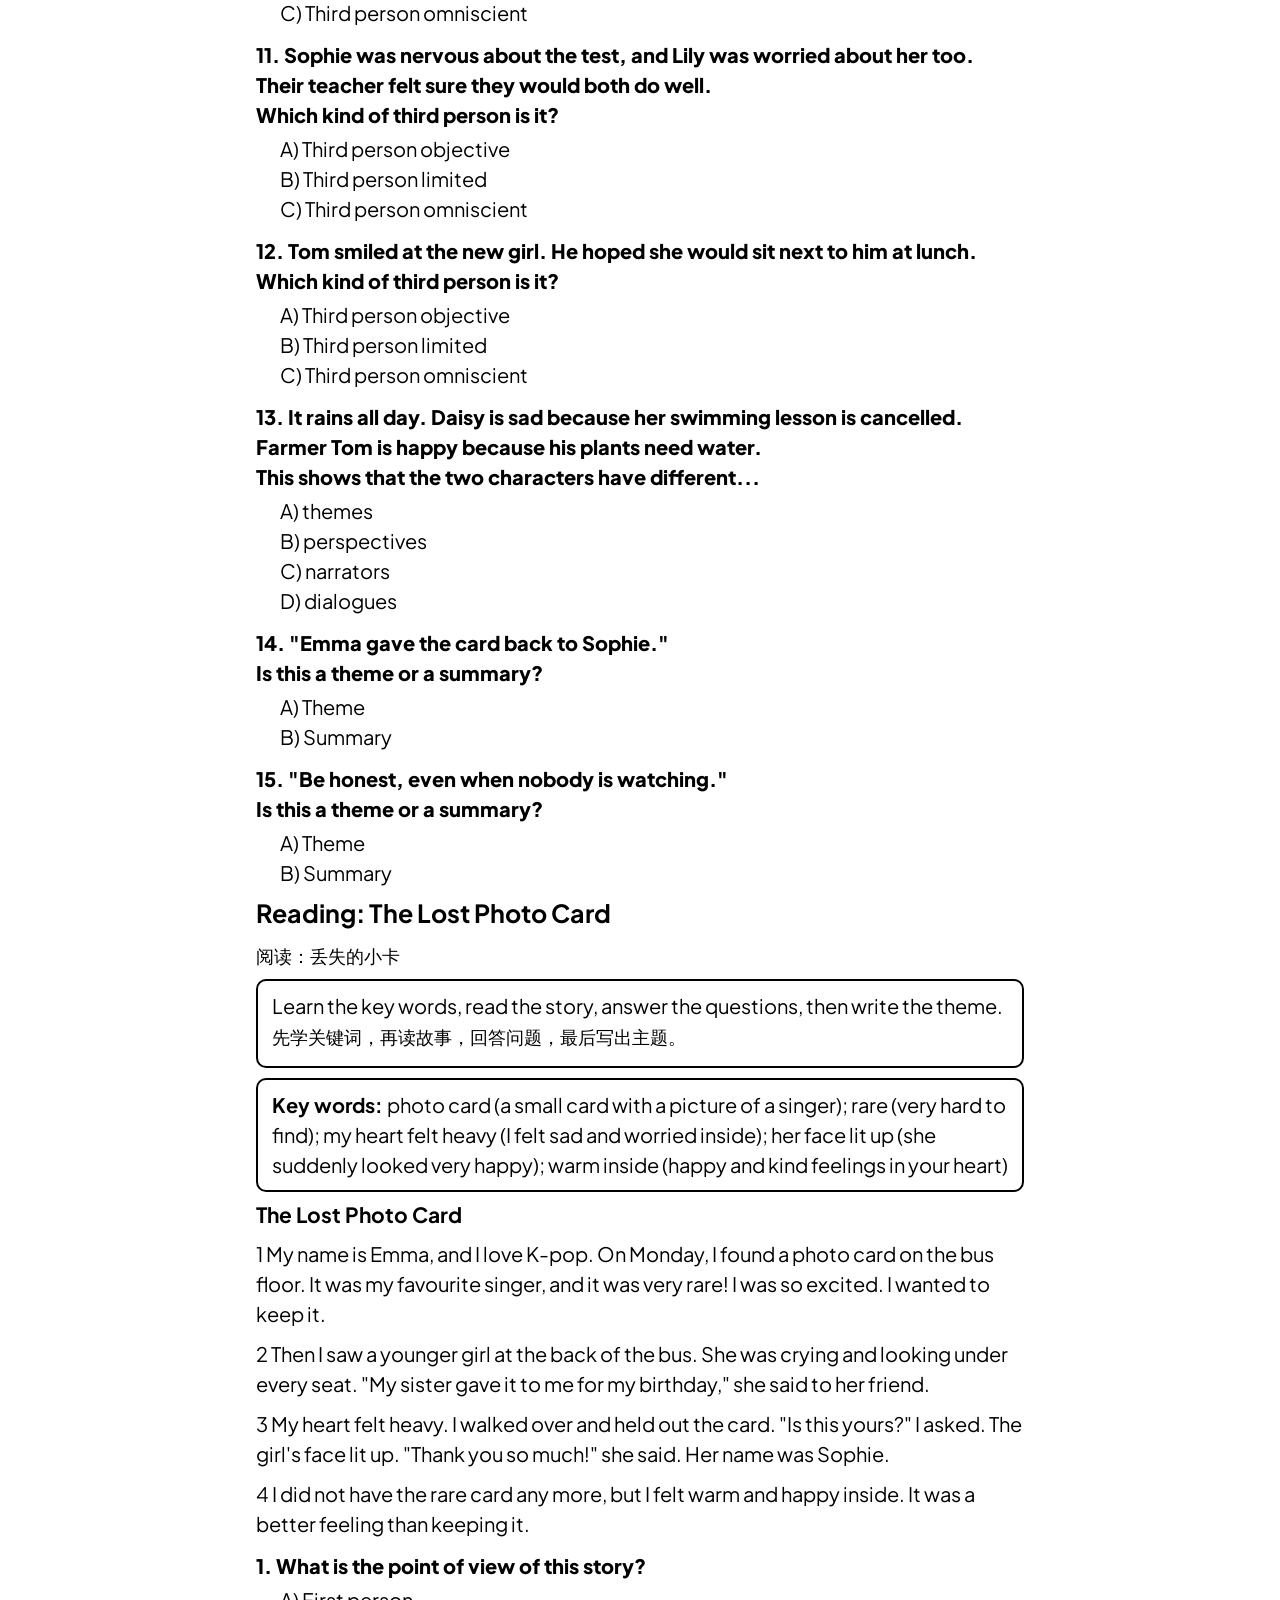
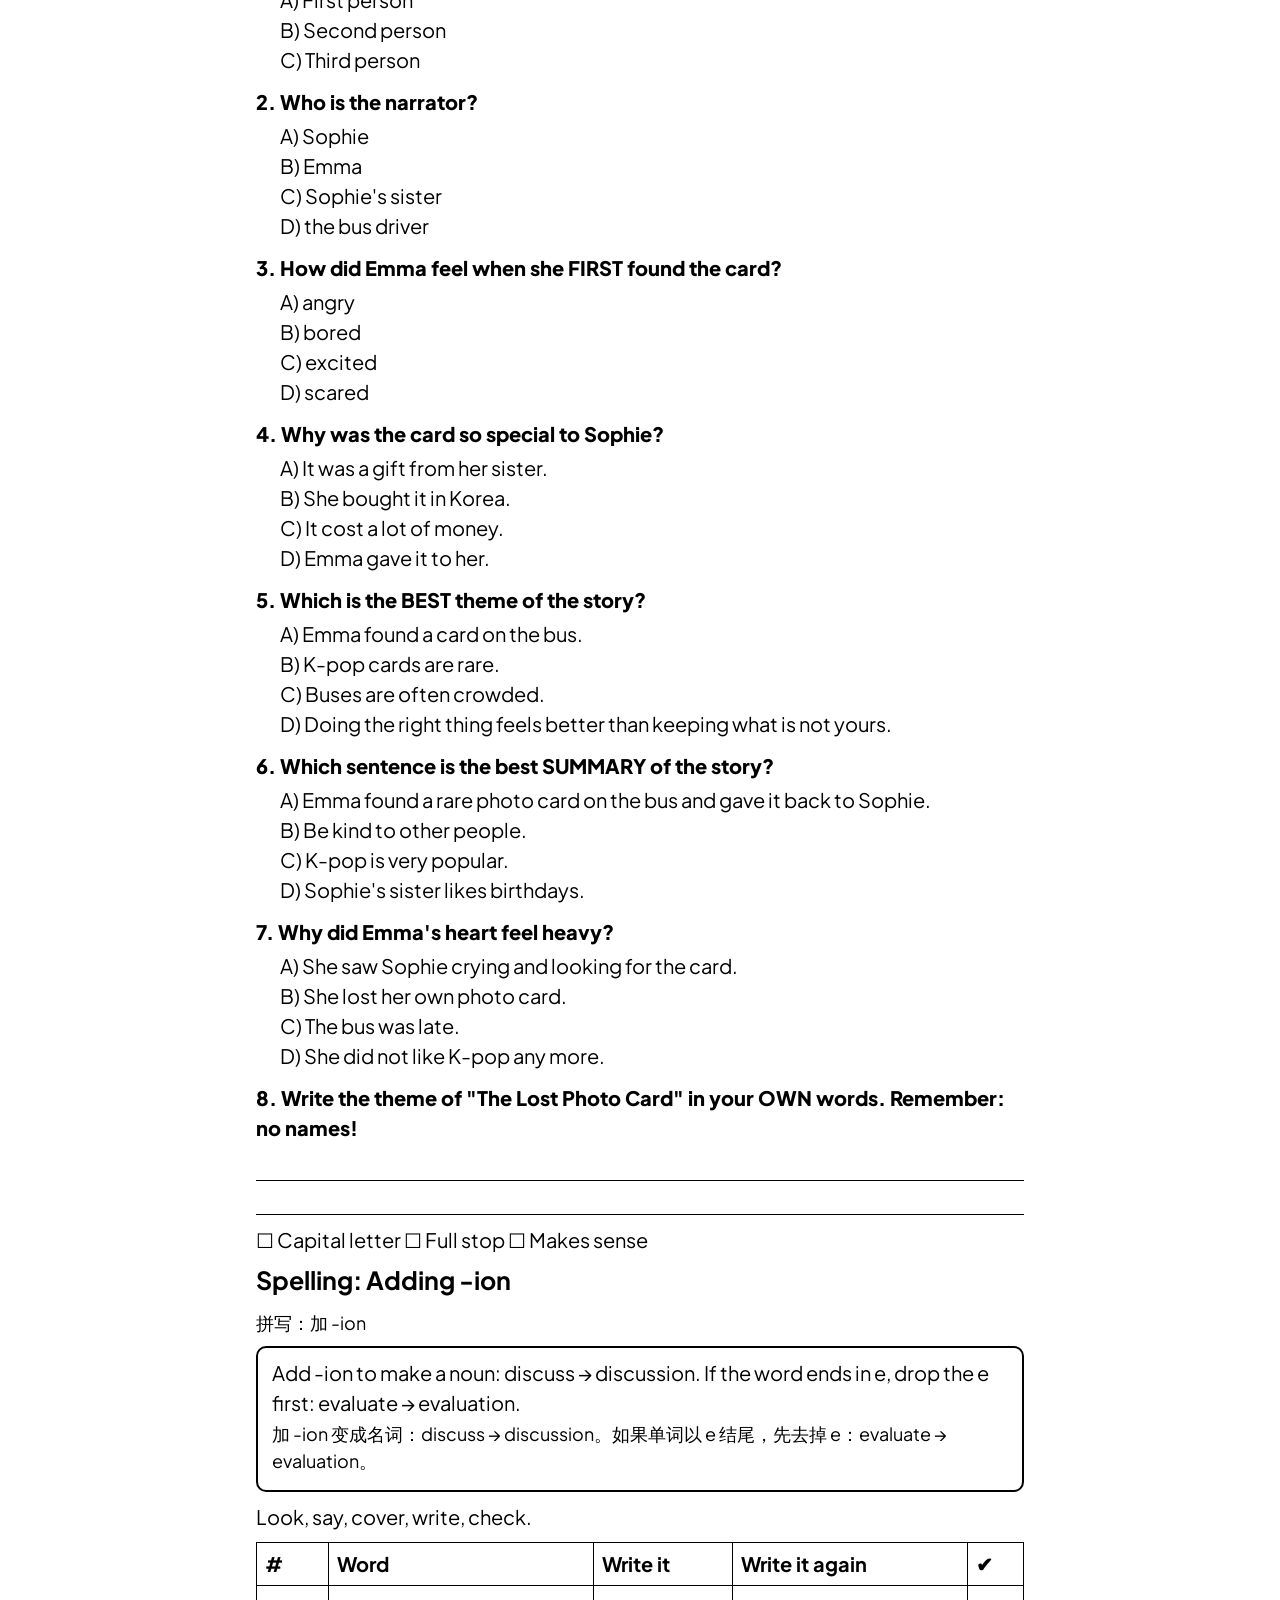
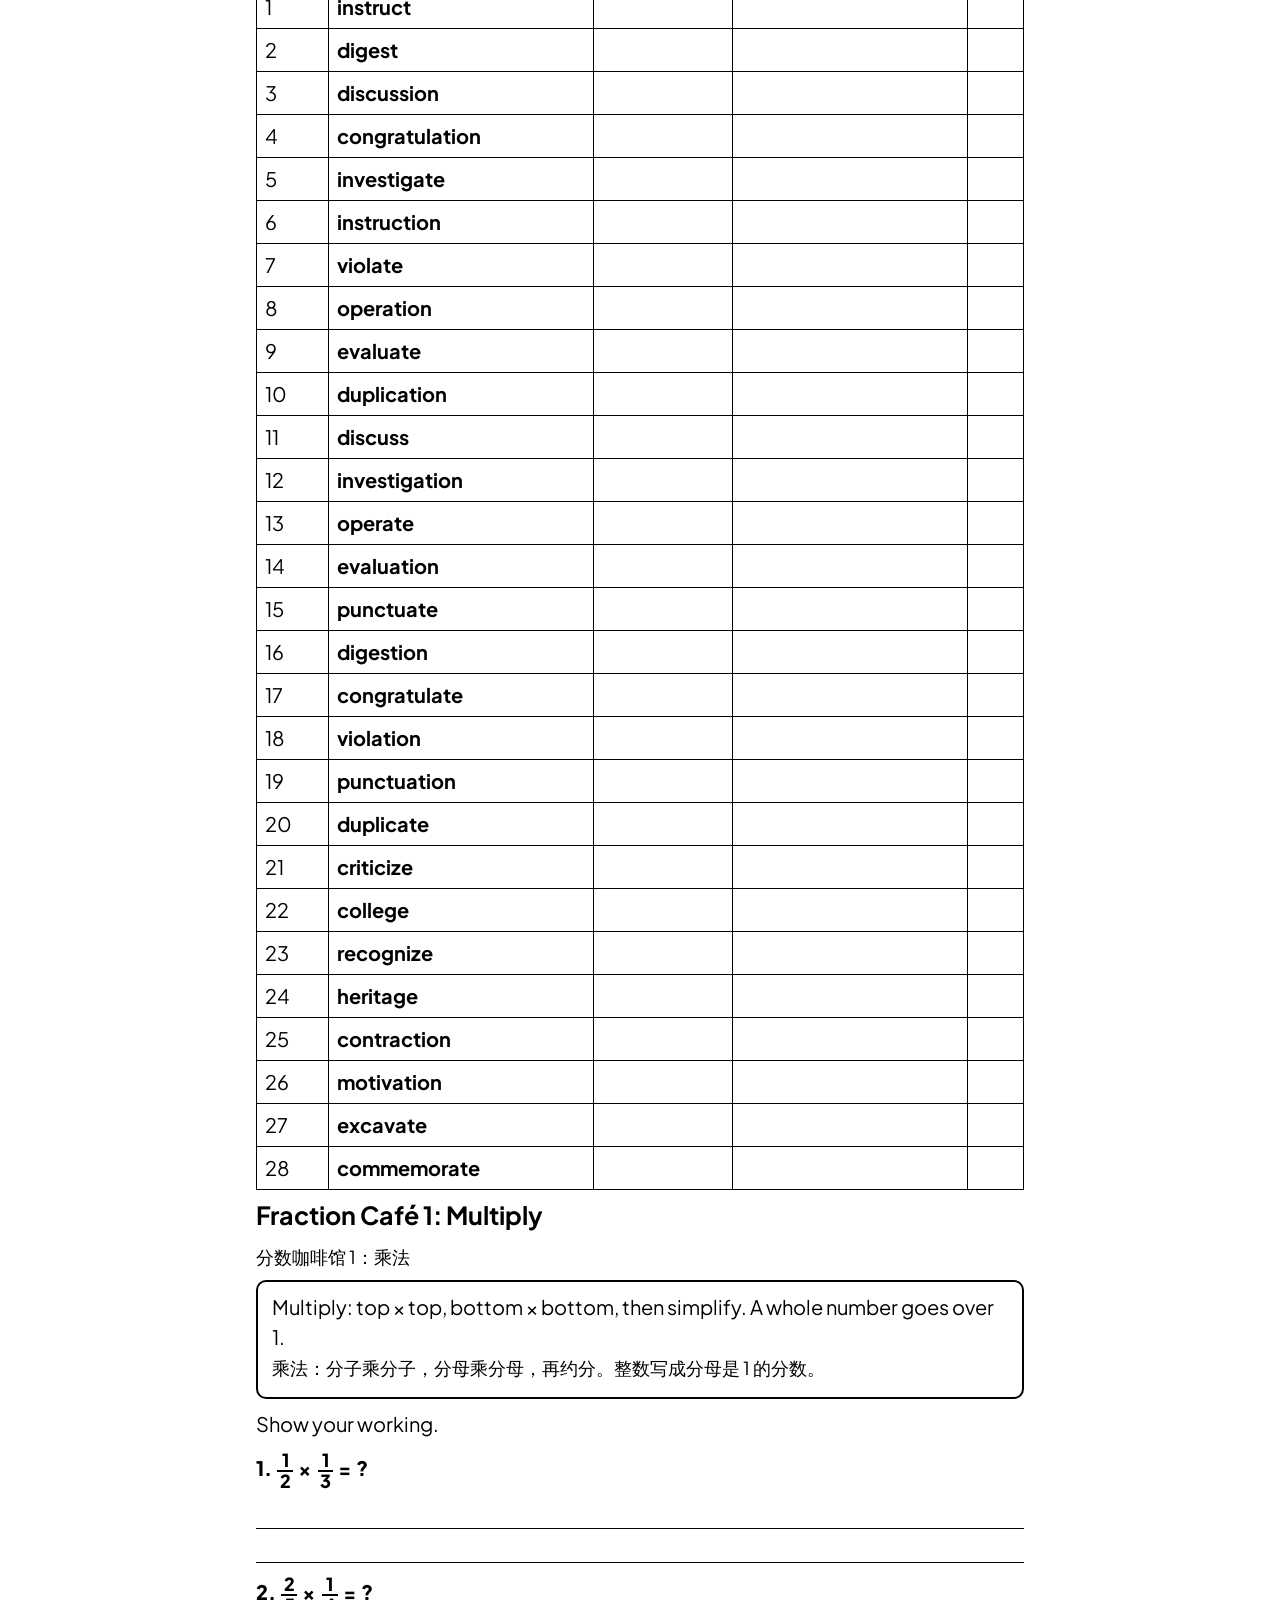
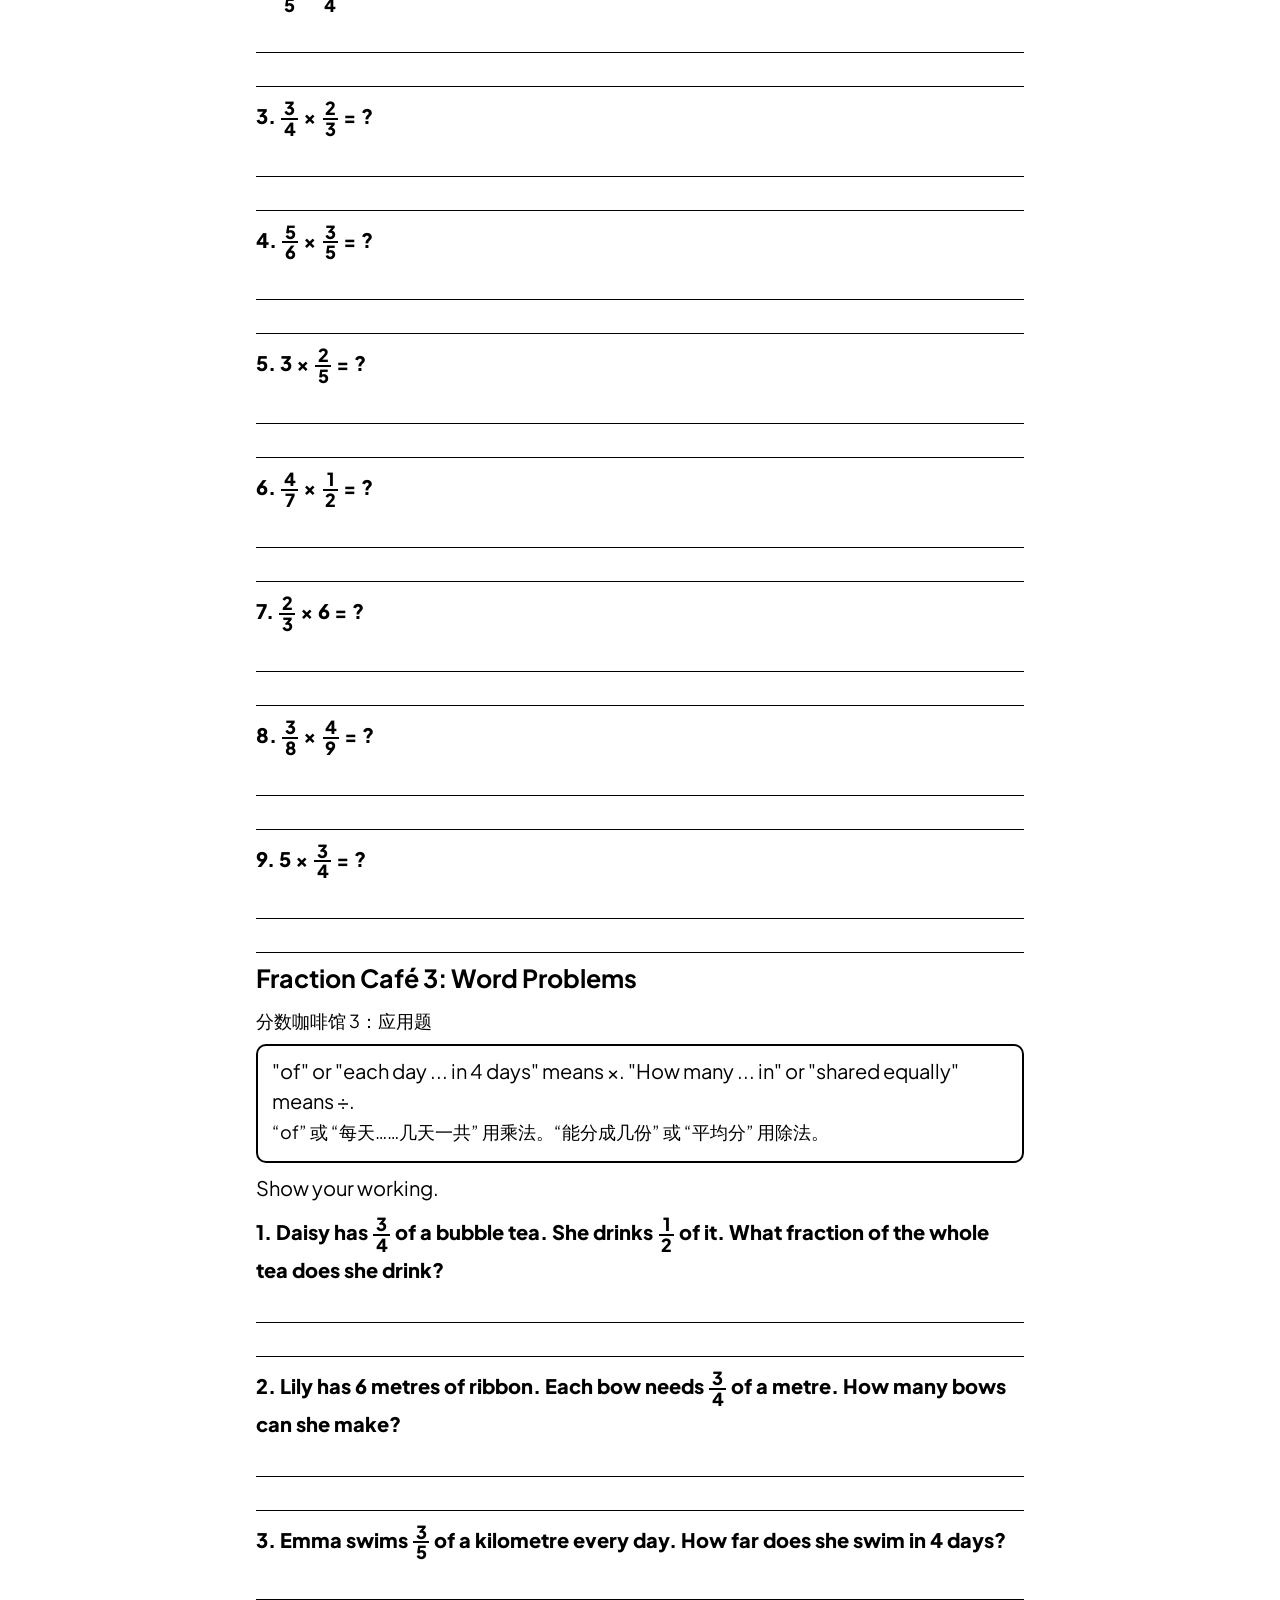
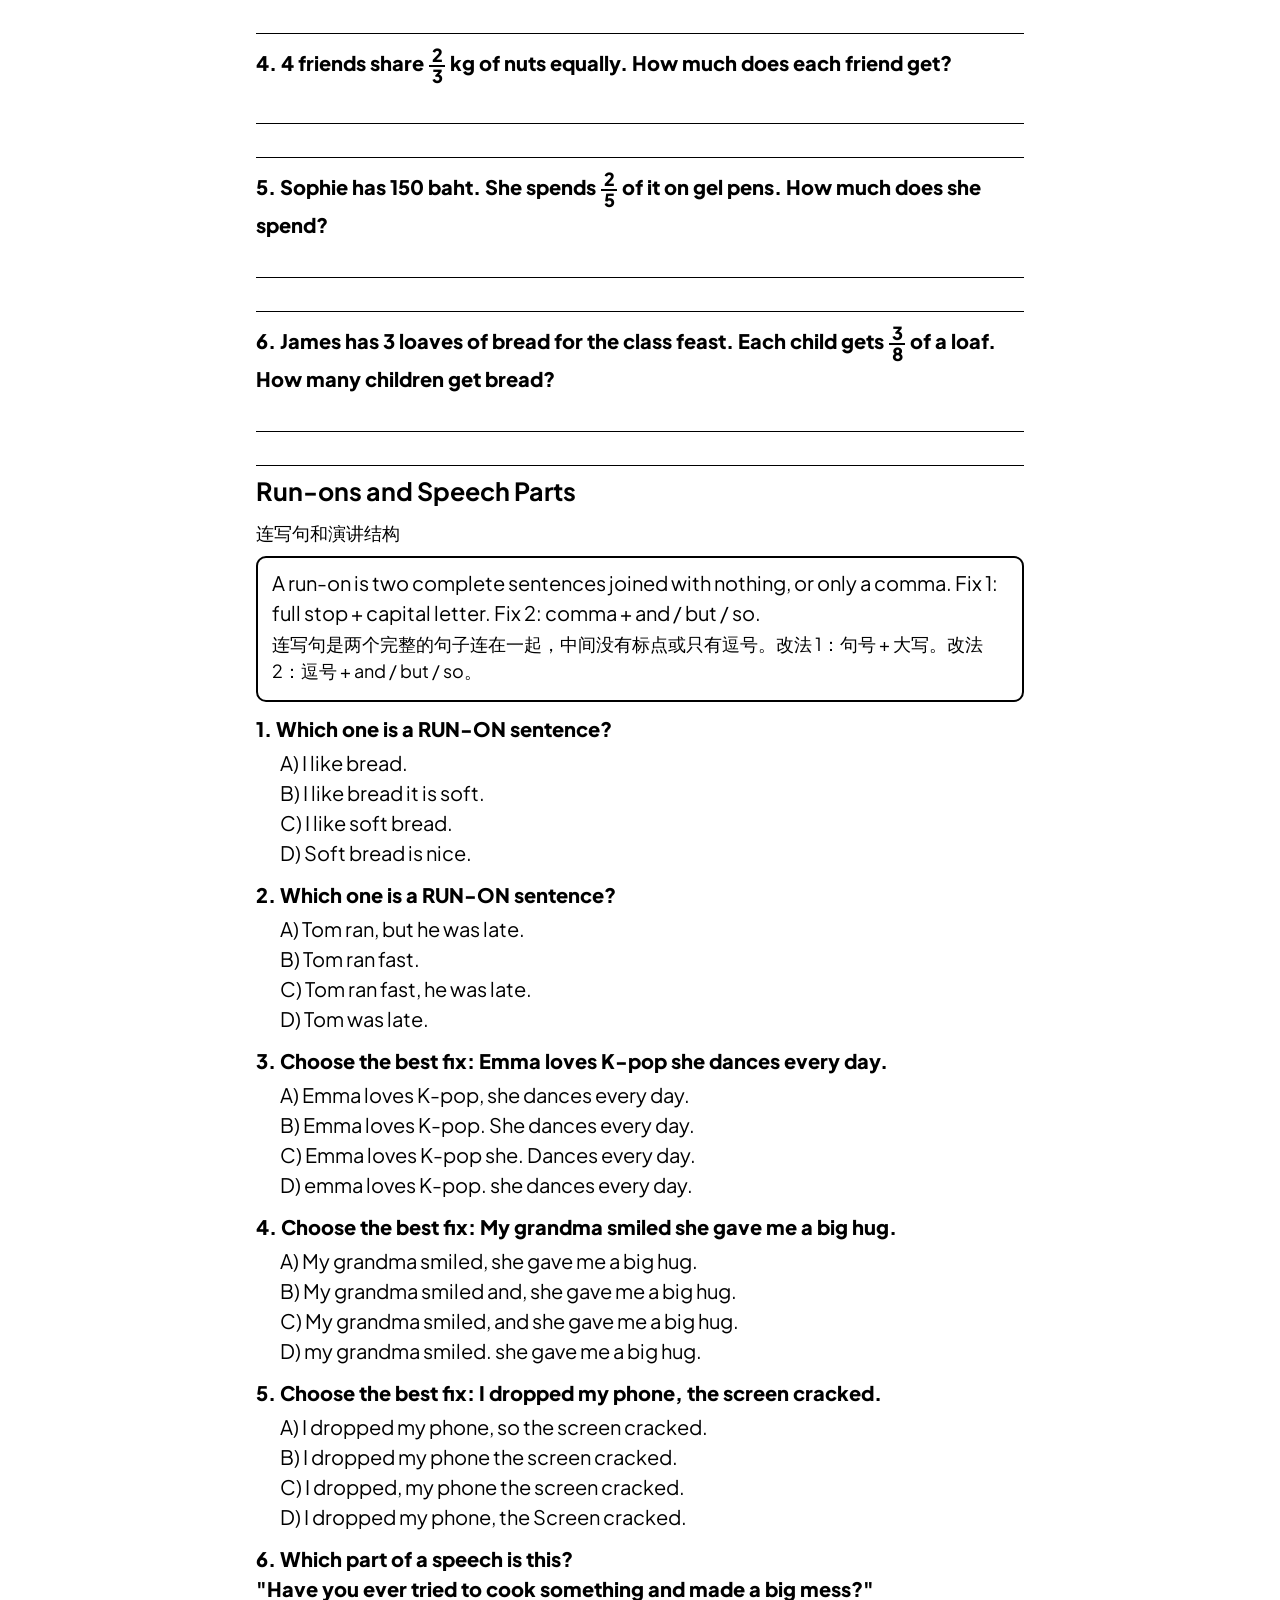
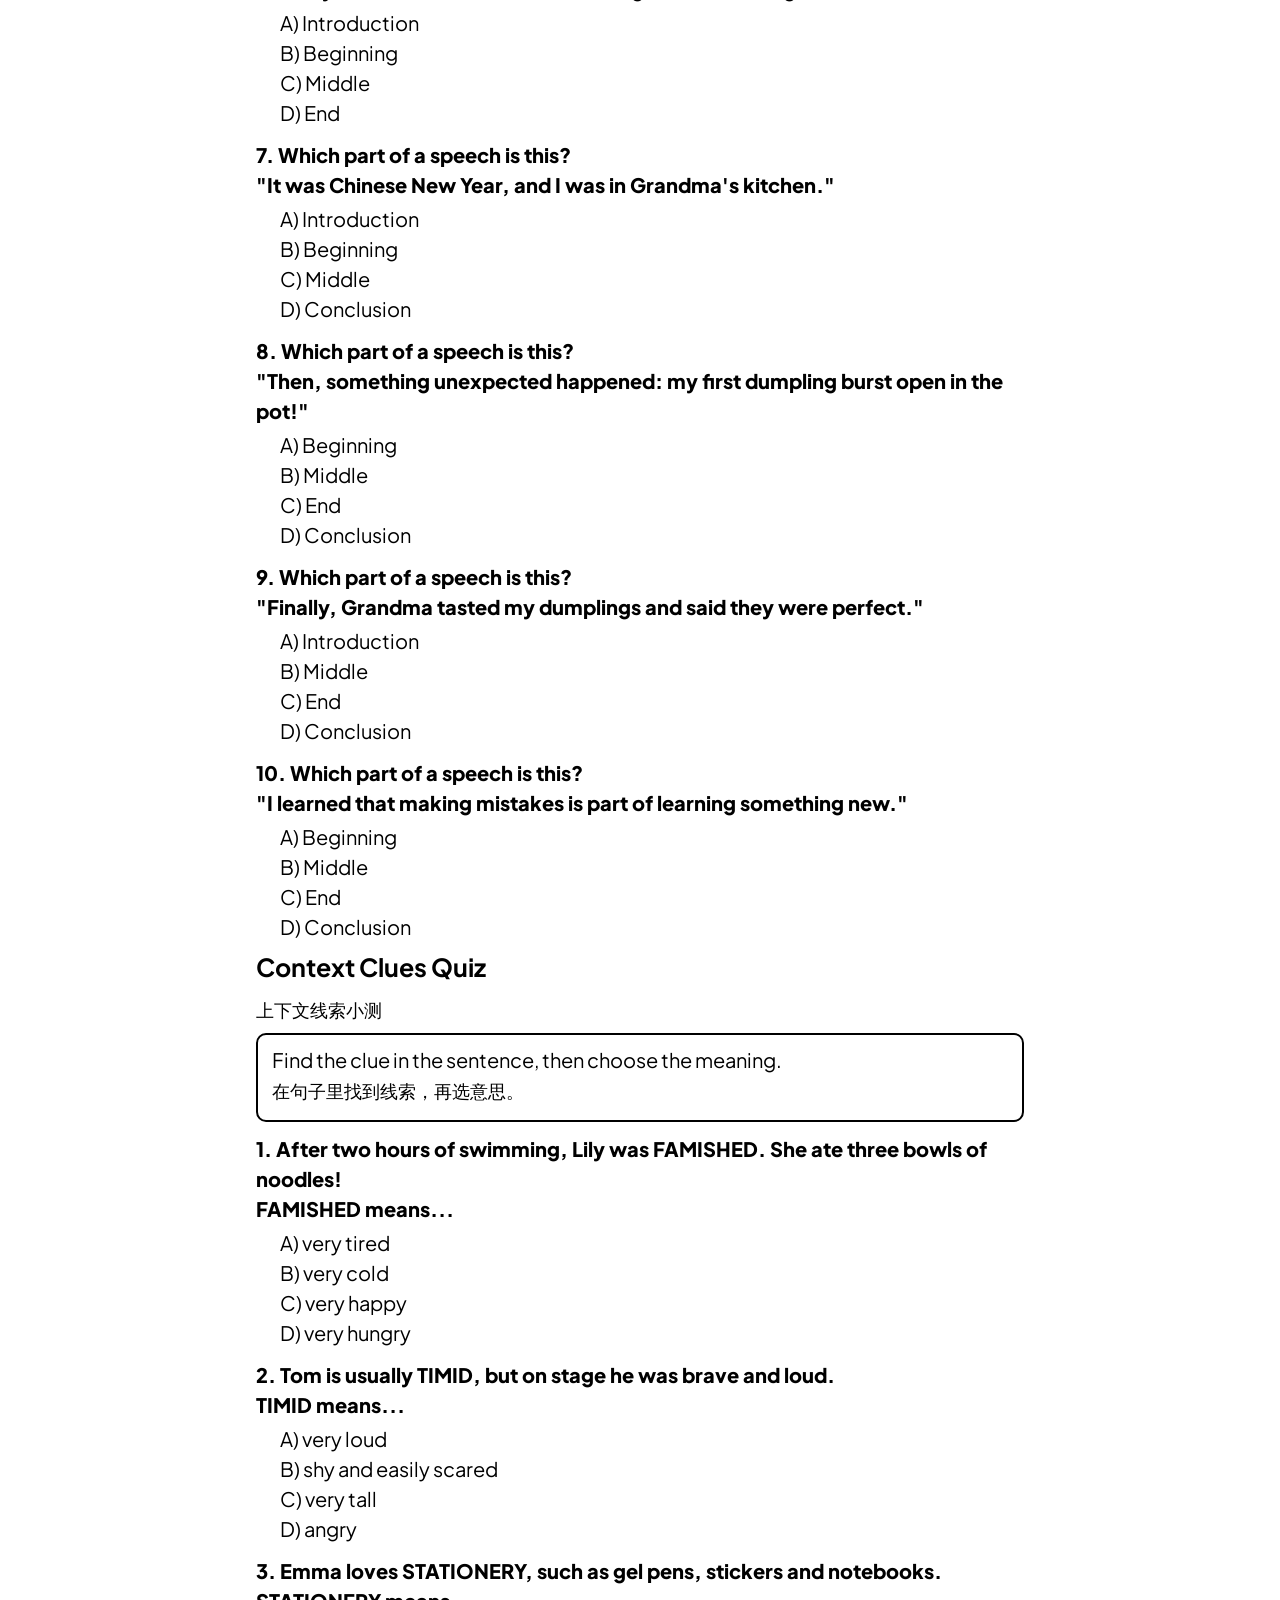
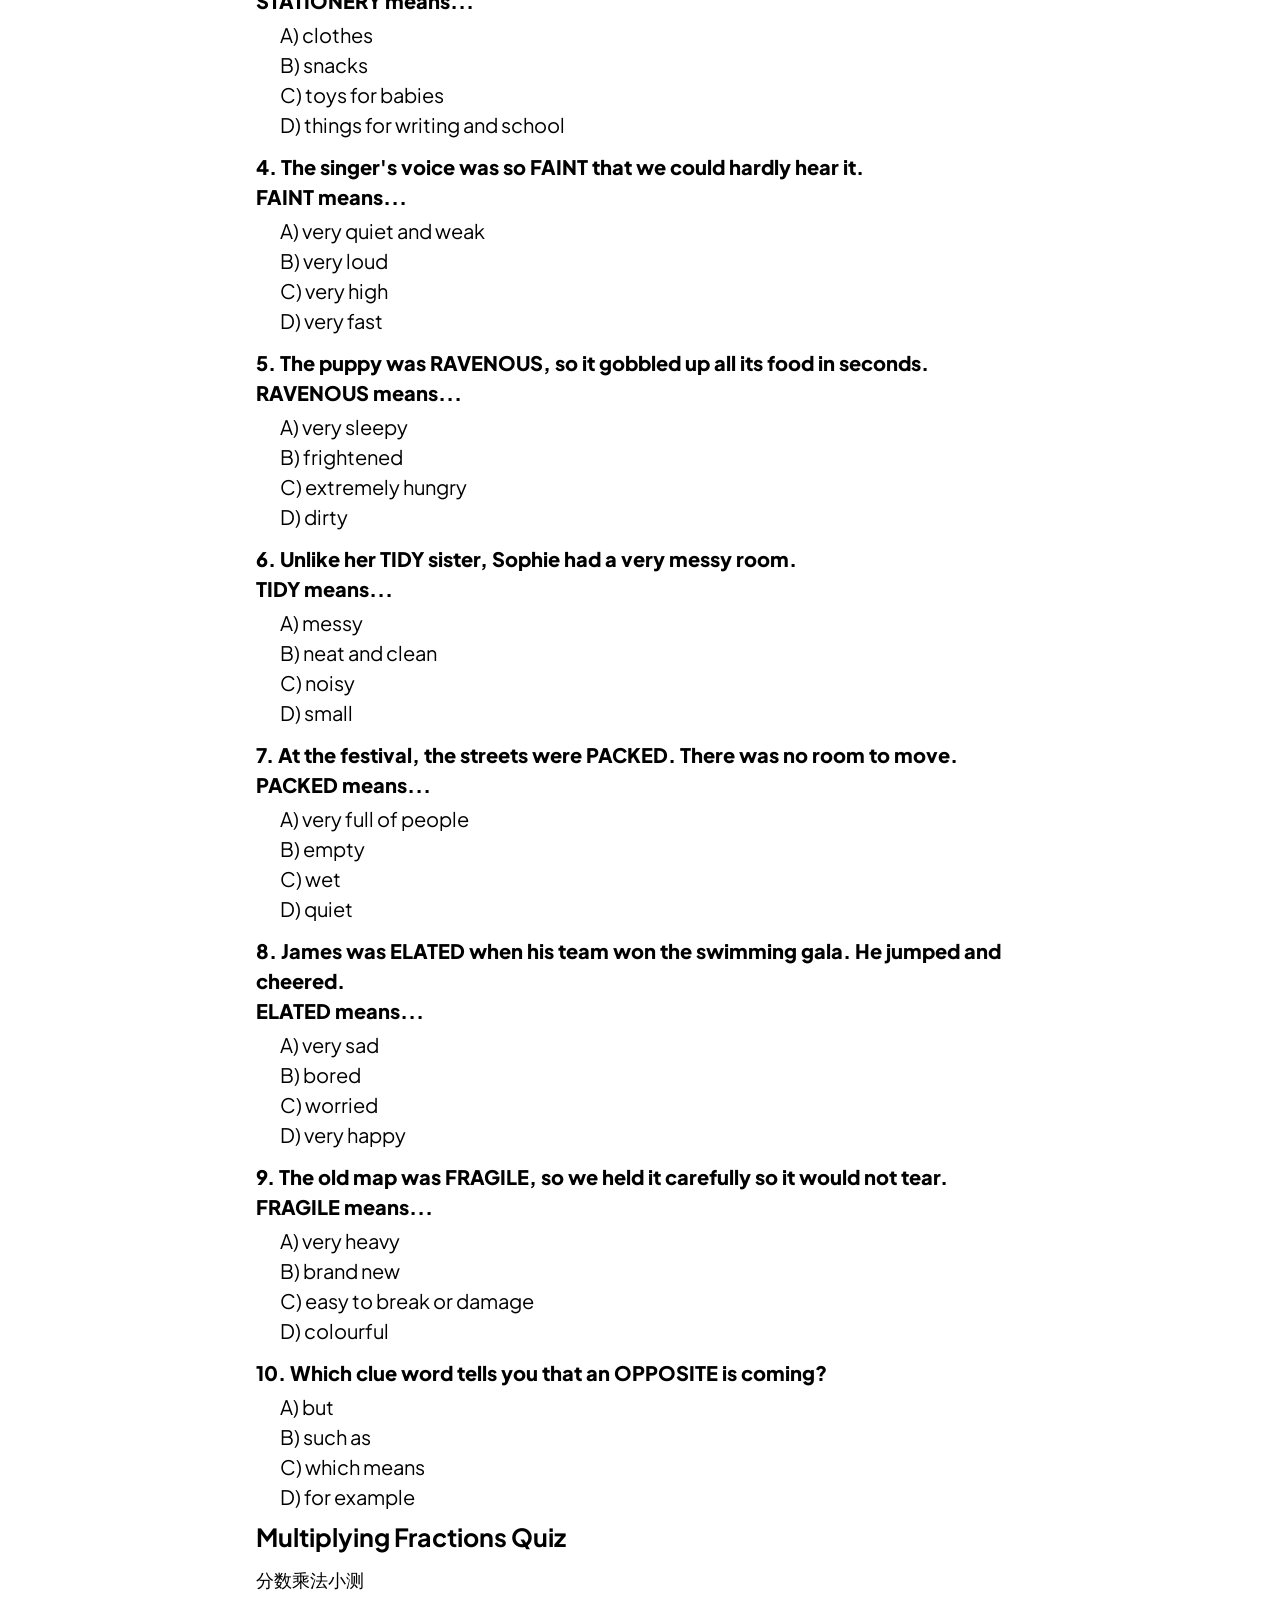
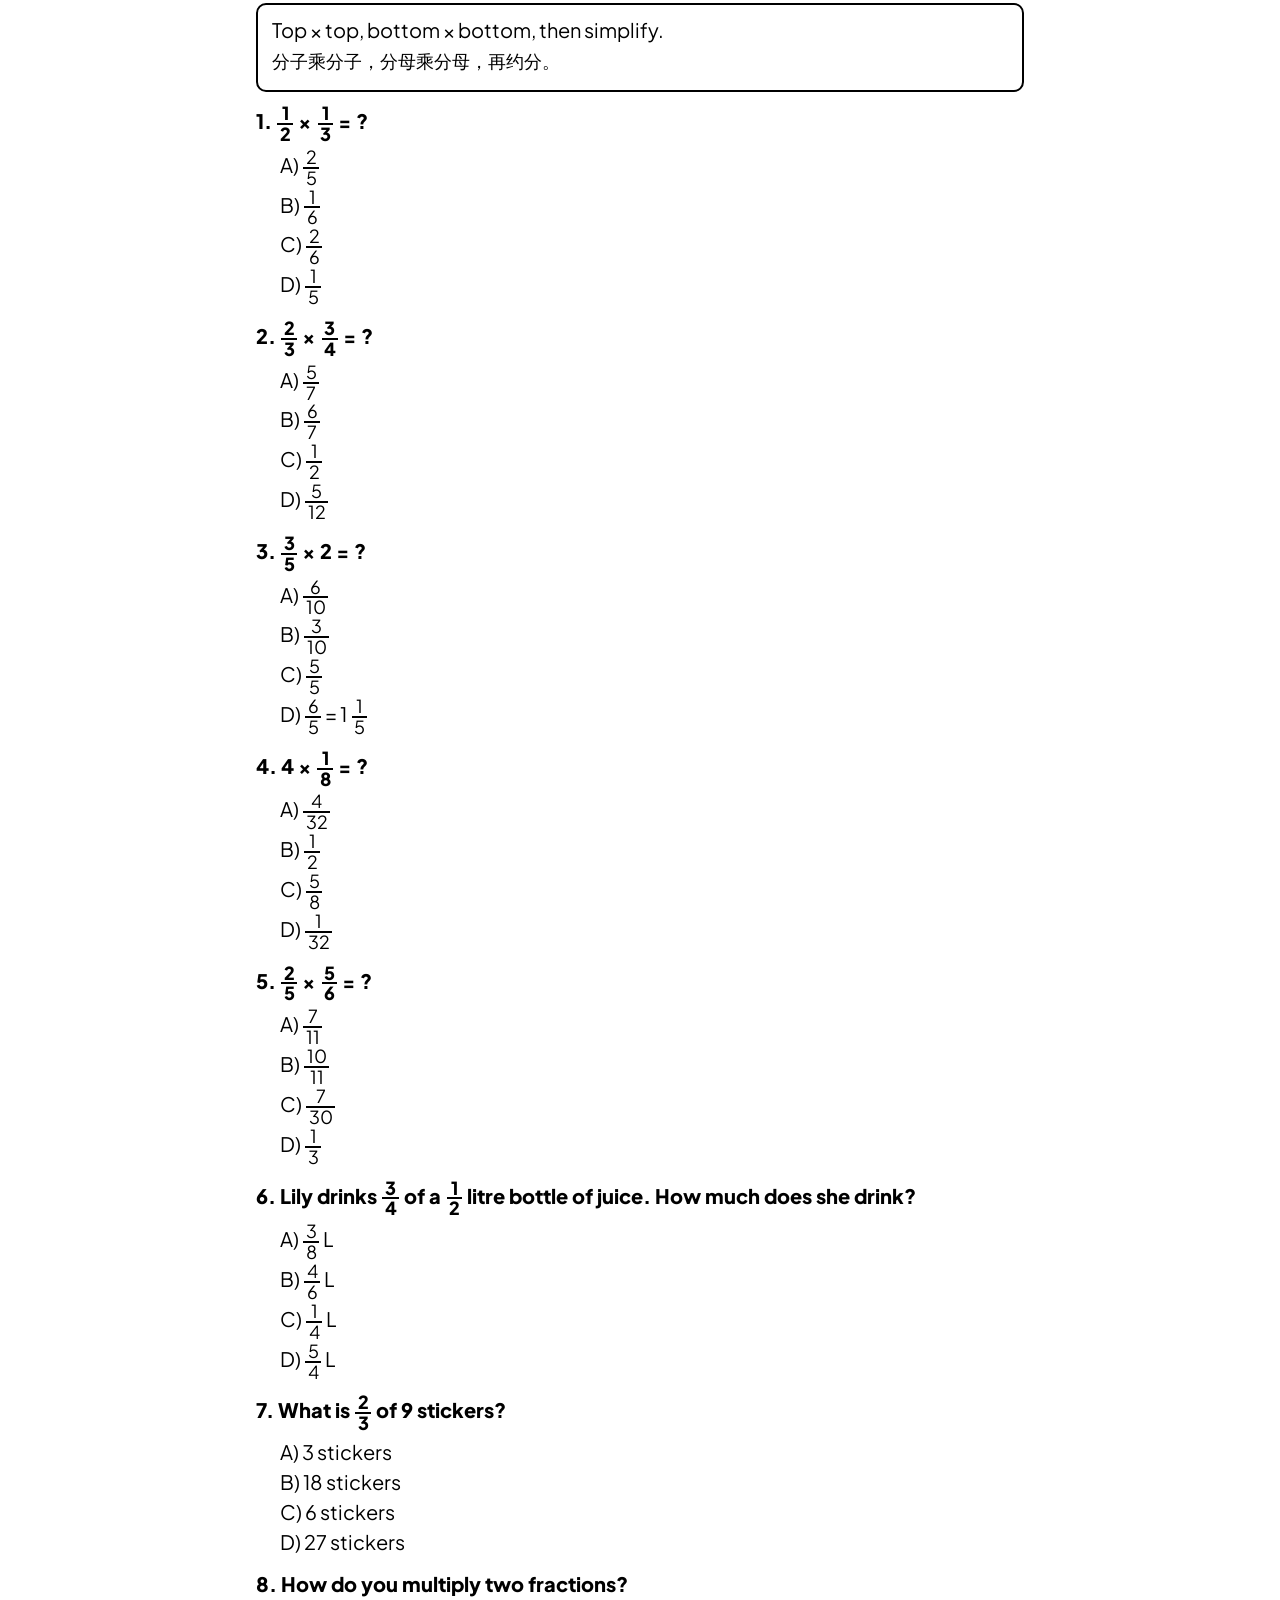
<file: site/daisy-rx4f9u/print.html>
<!doctype html>
<html lang="en">
<head>
<meta charset="utf-8">
<meta name="viewport" content="width=device-width, initial-scale=1">
<meta name="robots" content="noindex, nofollow">
<meta name="referrer" content="no-referrer">
<title>Print</title>
<link rel="preconnect" href="https://fonts.gstatic.com" crossorigin>
<link rel="stylesheet" href="https://fonts.googleapis.com/css2?family=Plus+Jakarta+Sans:wght@400;500;600;700;800&display=swap">
<link rel="stylesheet" href="../assets/app.css?v=2026112514">
</head>
<body>
<script>window.STUDENT_ID = 'daisy'; window.PRINT_MODE = true;</script>
<script src="../config.js?v=2026112514"></script>
<script src="../assets/app.js?v=2026112514"></script>
</body>
</html>
</file>
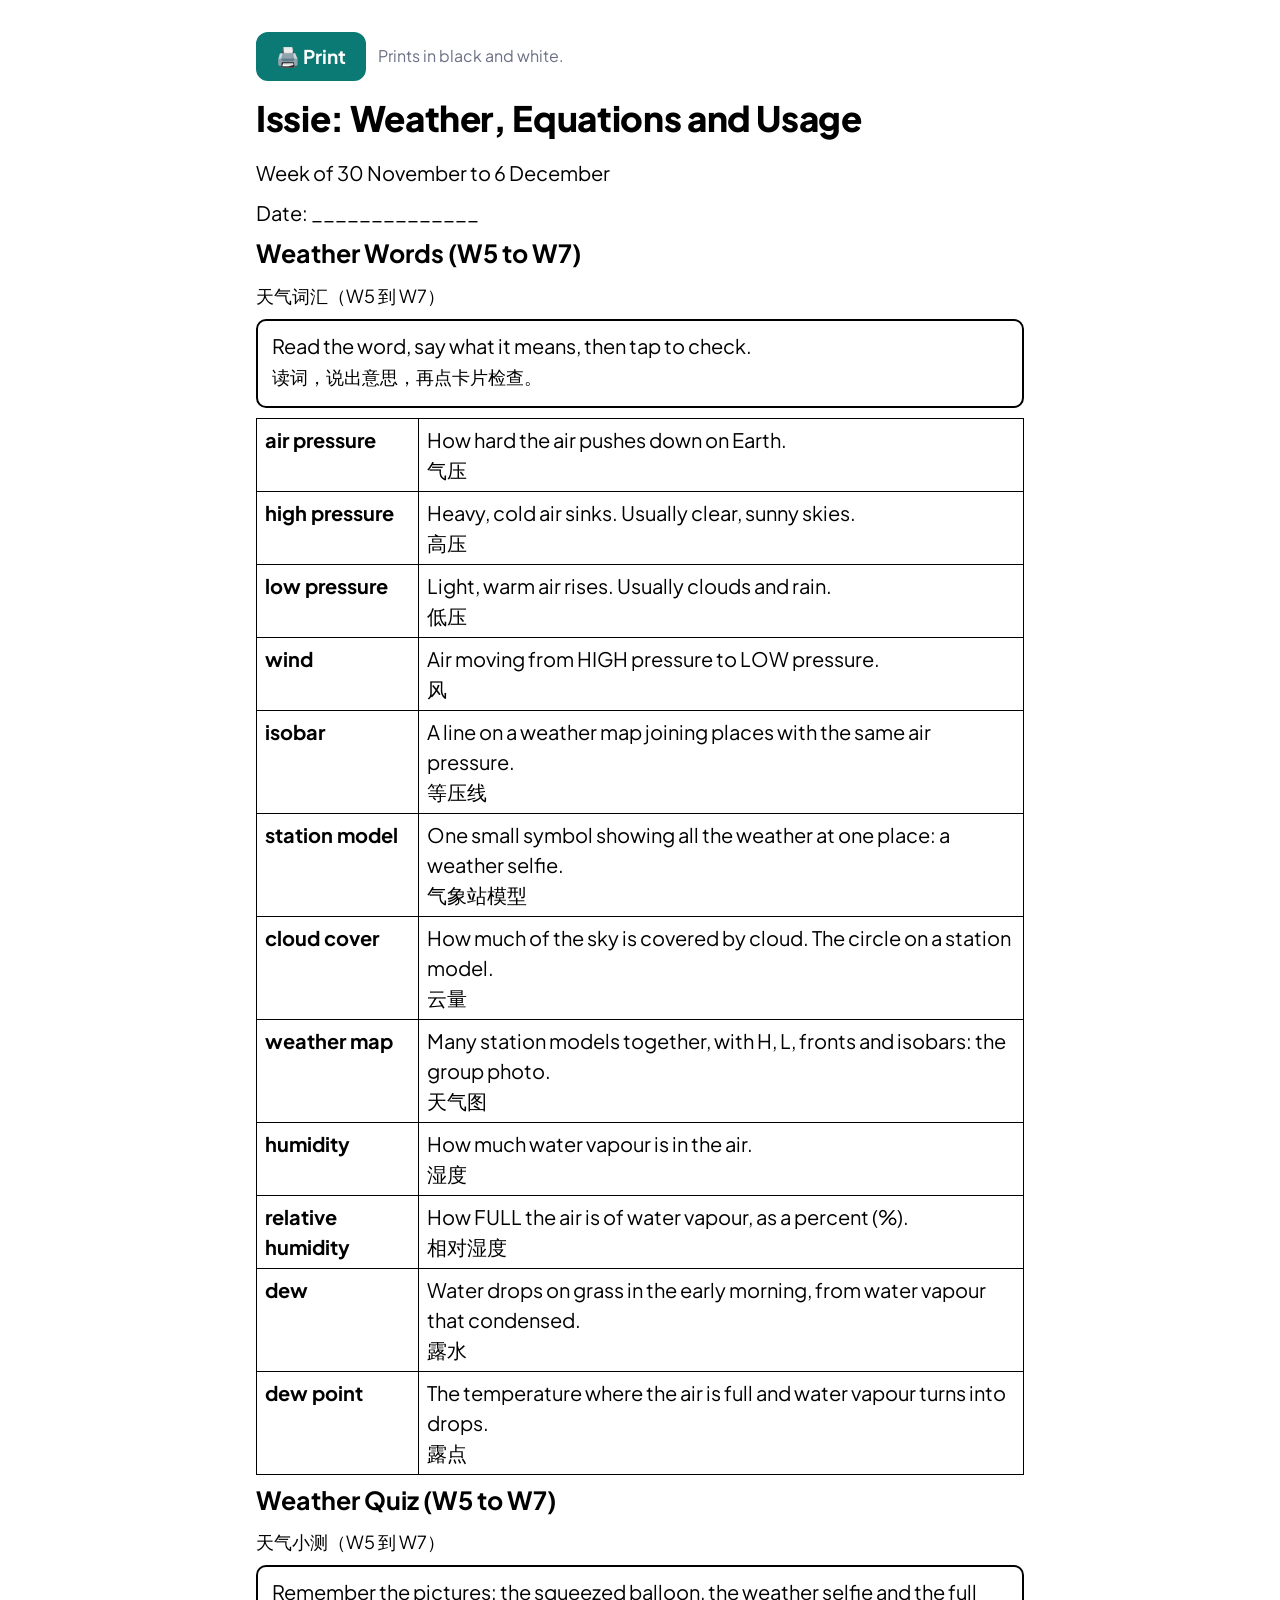
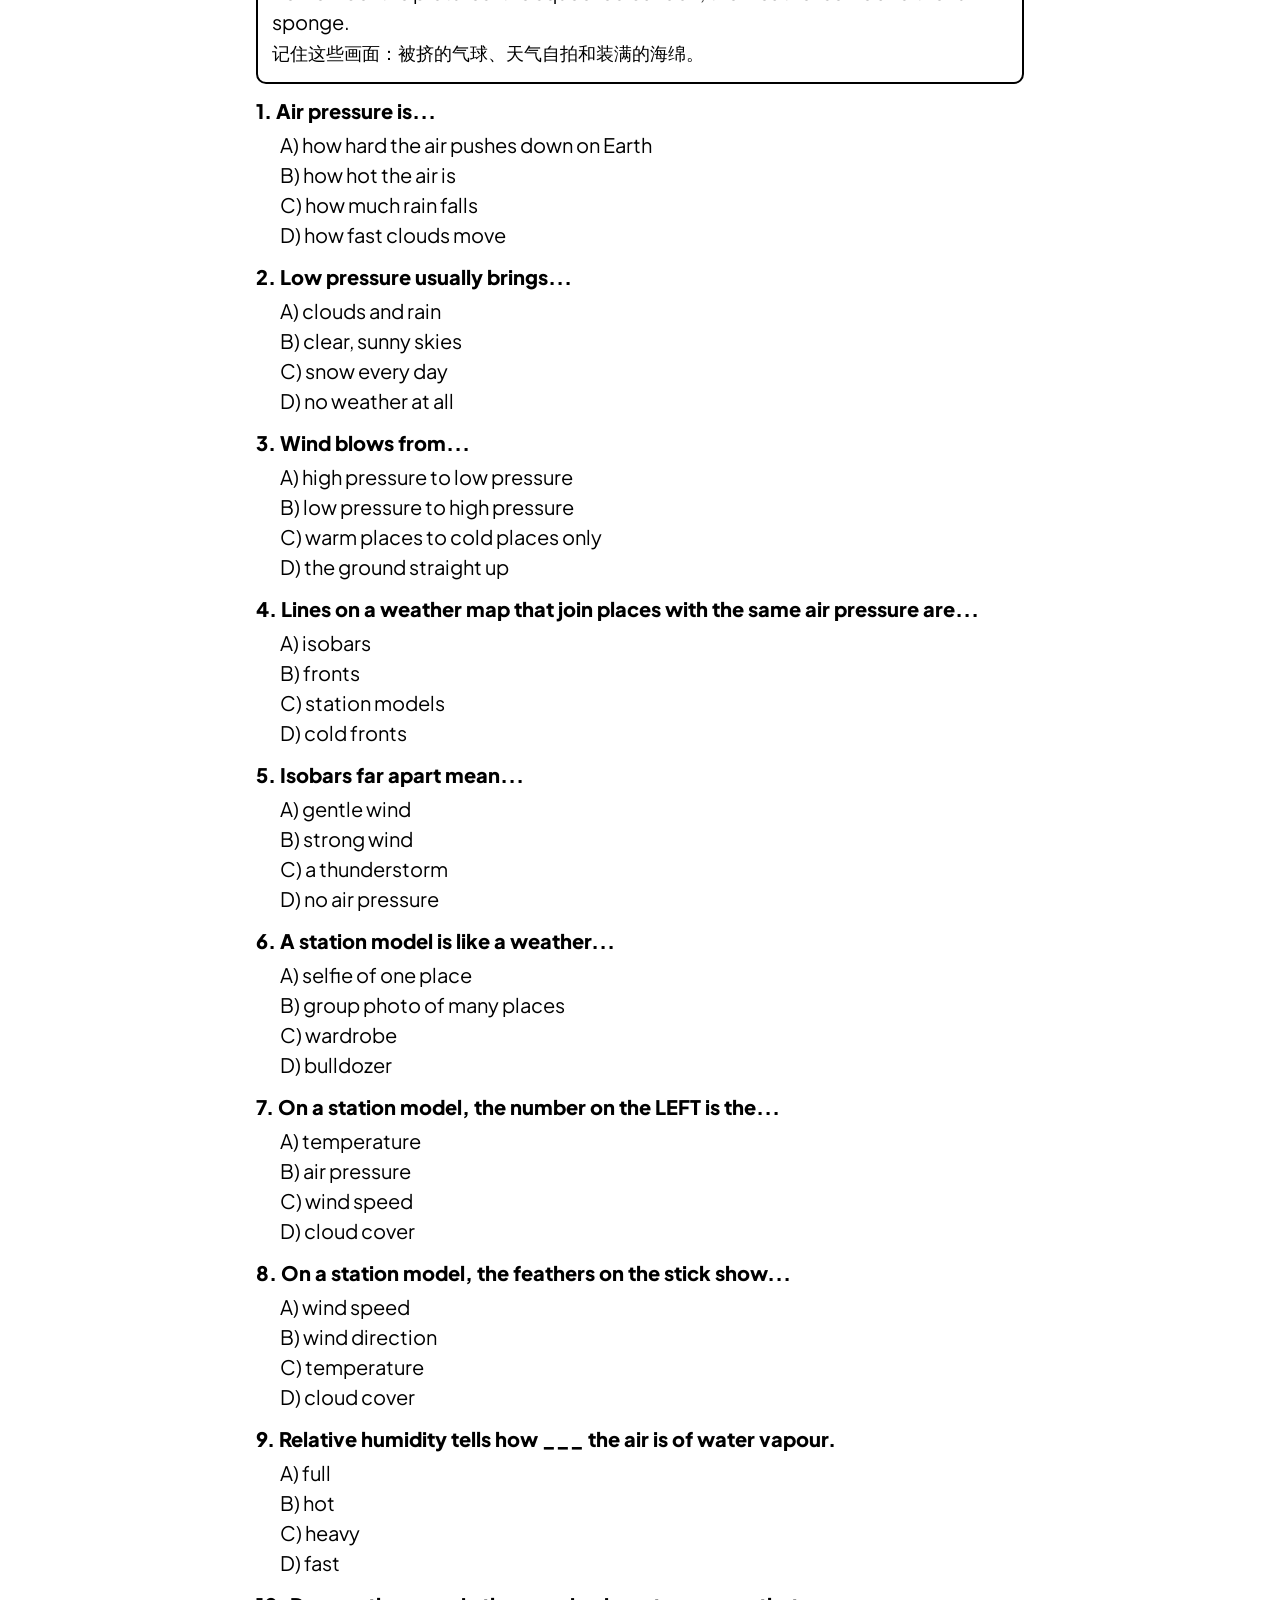
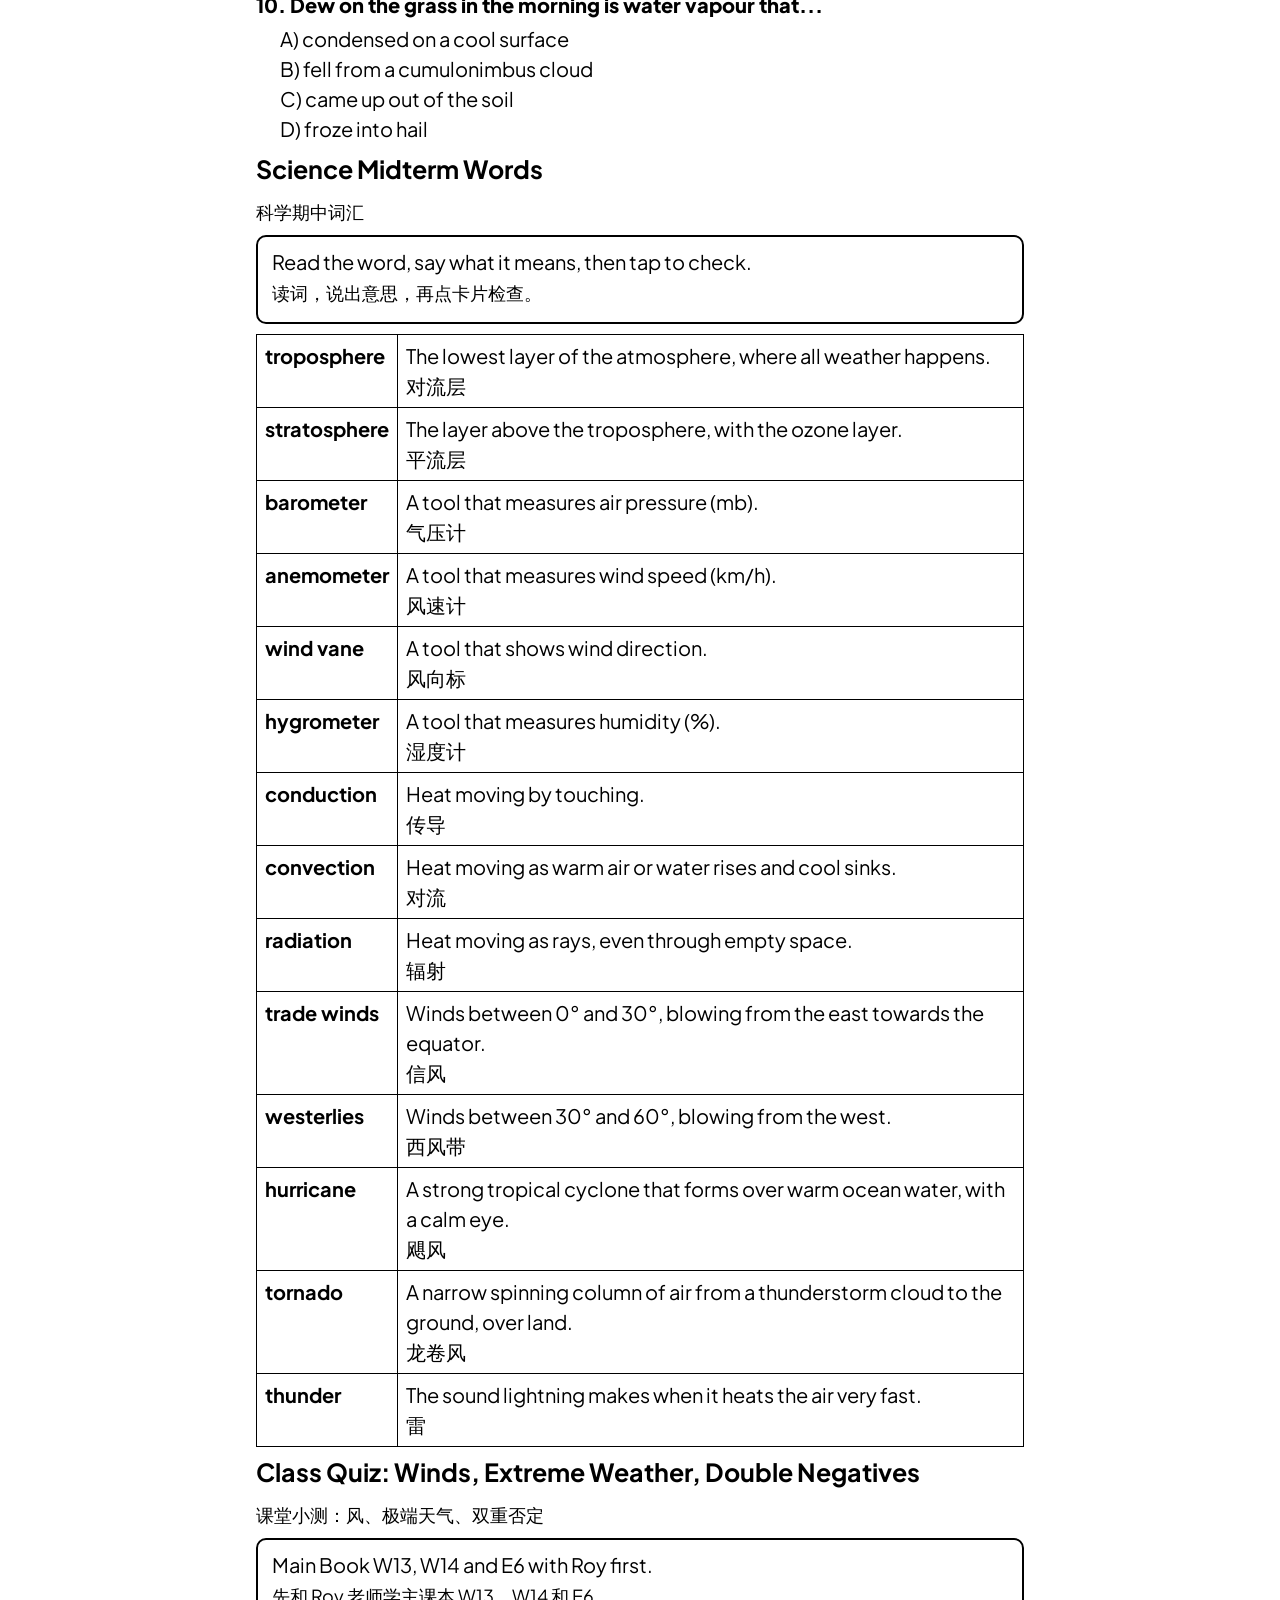
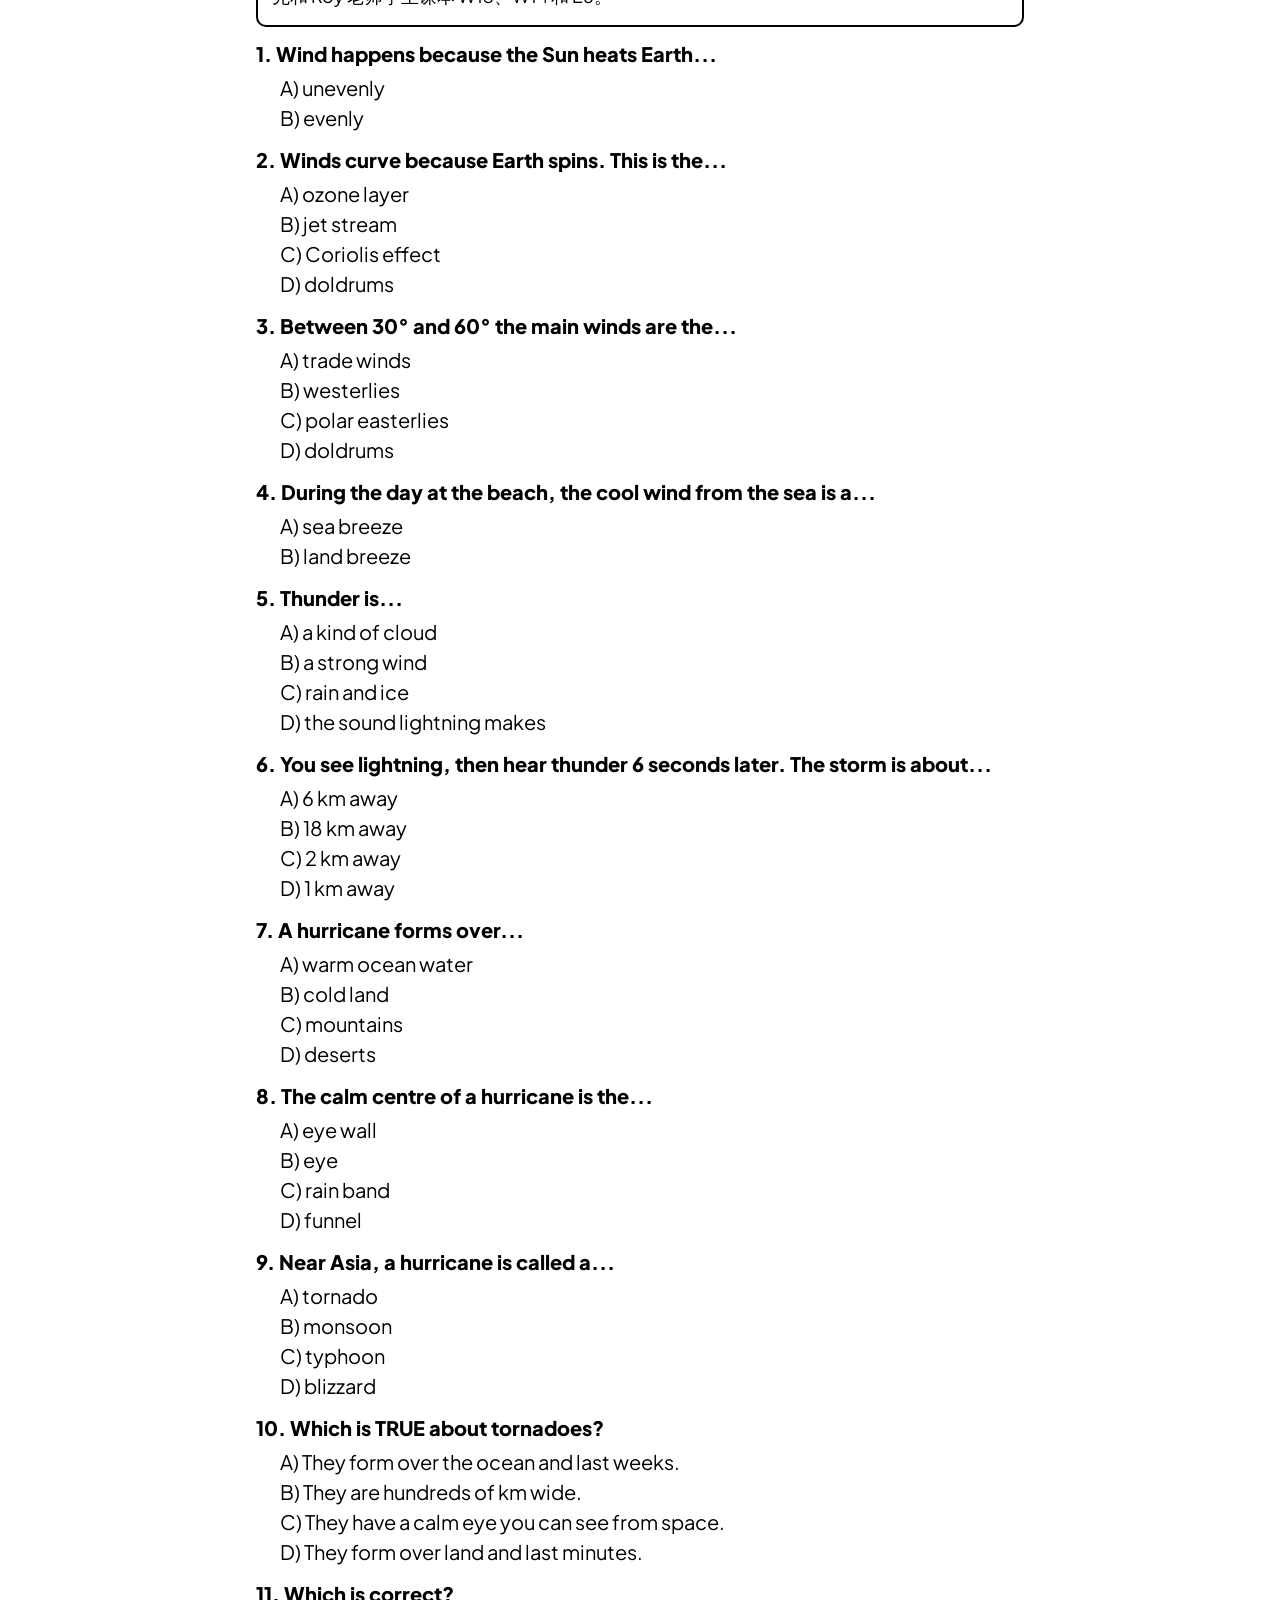
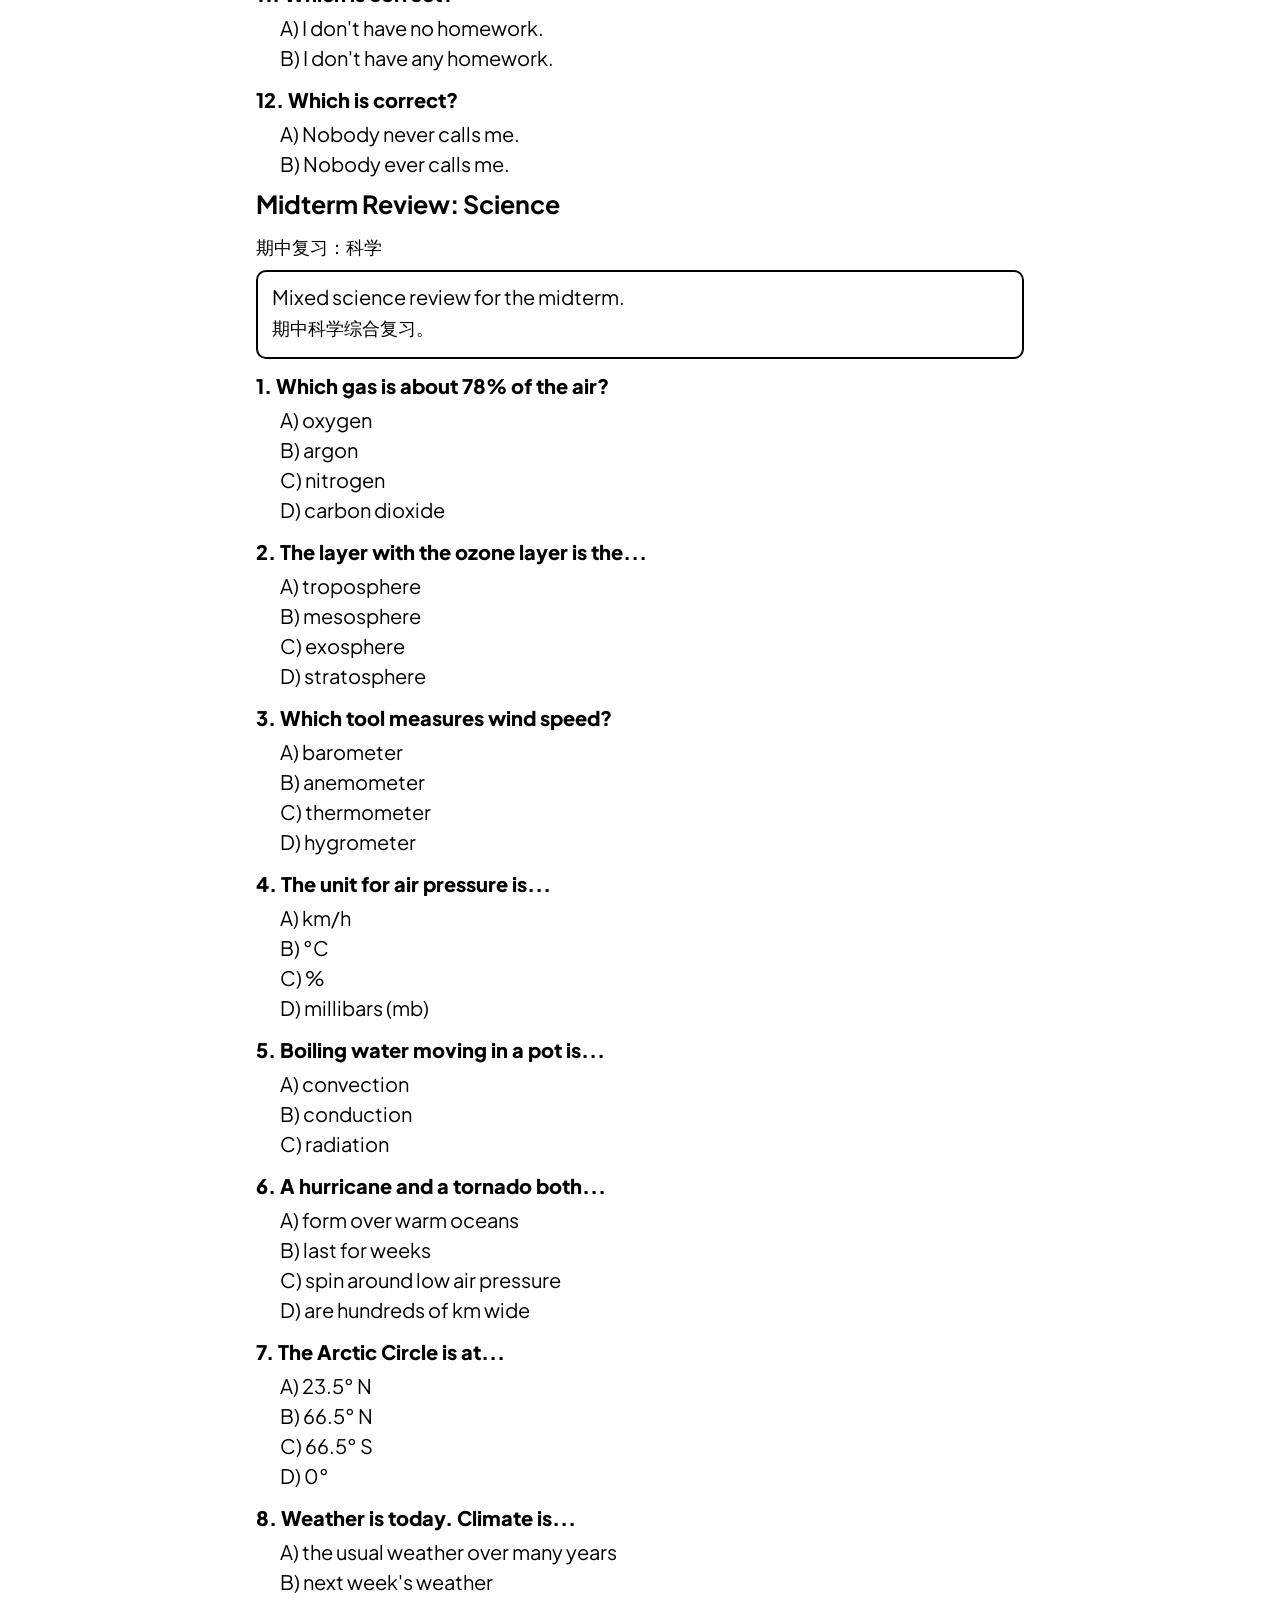
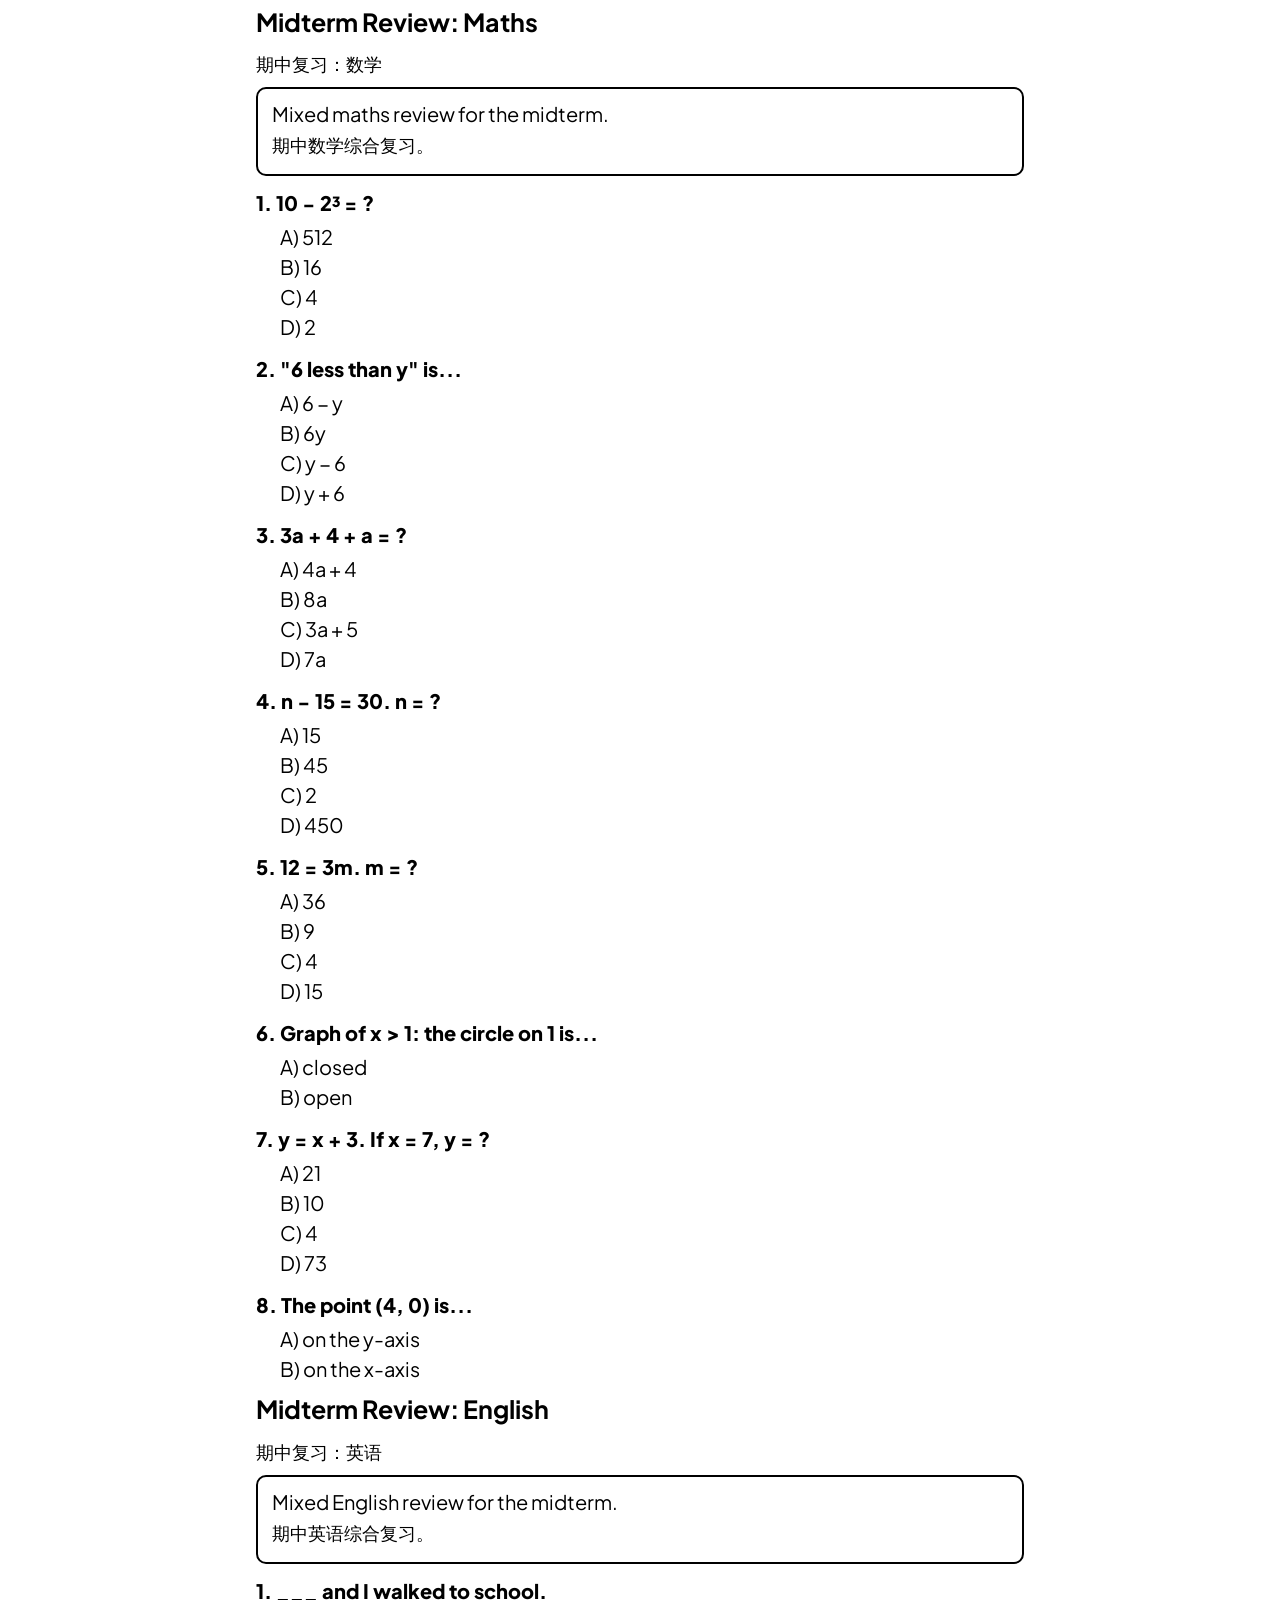
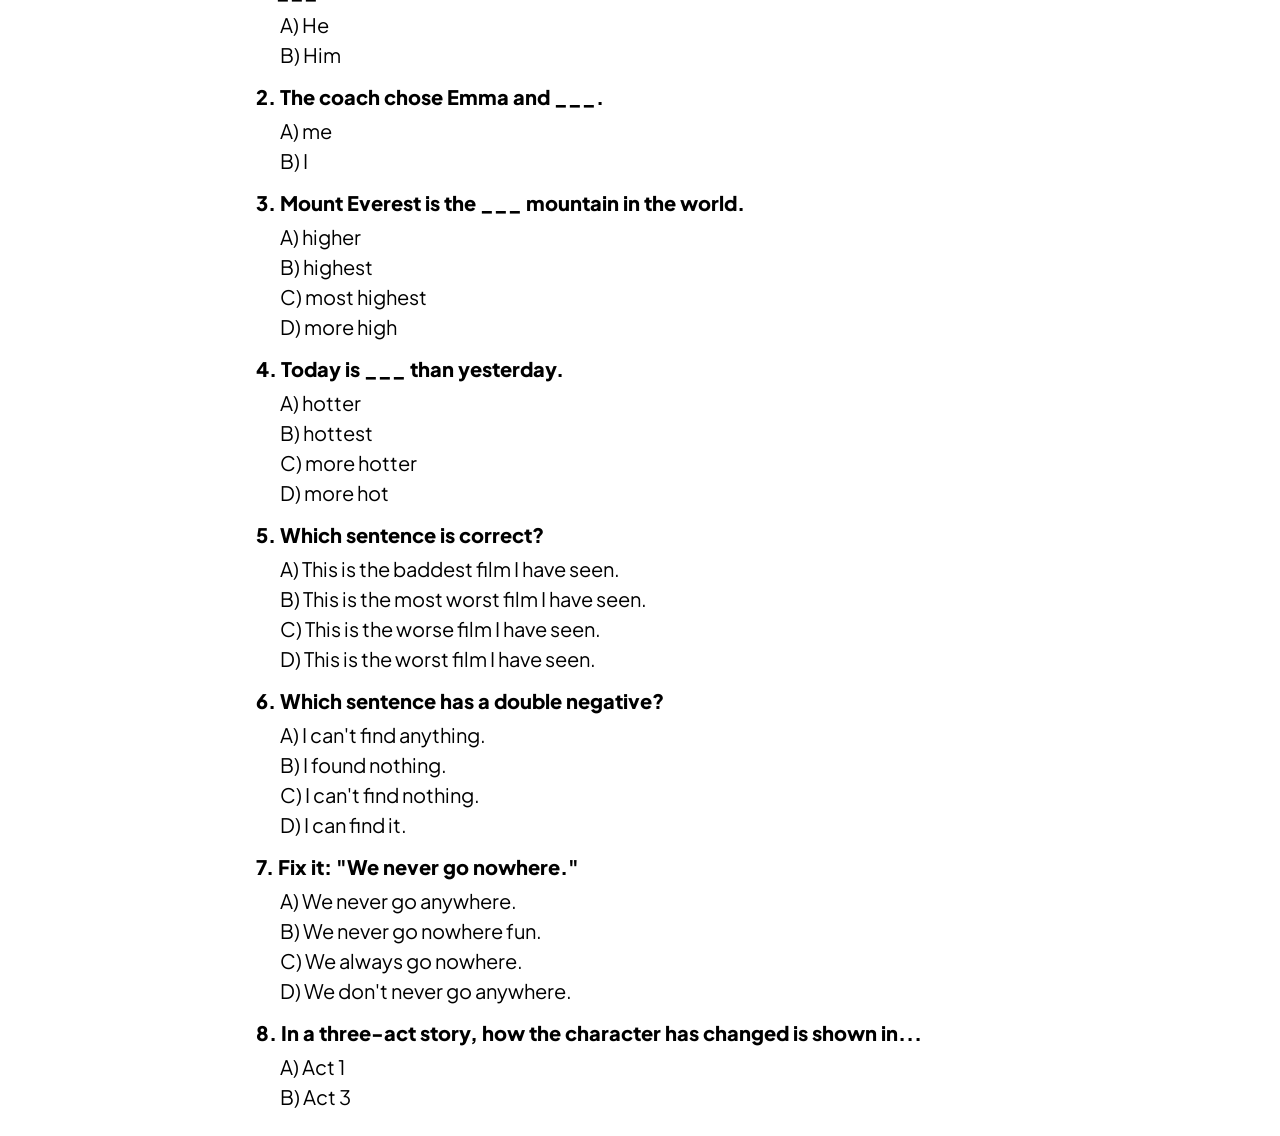
<file: site/issie-15xqz5/print.html>
<!doctype html>
<html lang="en">
<head>
<meta charset="utf-8">
<meta name="viewport" content="width=device-width, initial-scale=1">
<meta name="robots" content="noindex, nofollow">
<meta name="referrer" content="no-referrer">
<title>Print</title>
<link rel="preconnect" href="https://fonts.gstatic.com" crossorigin>
<link rel="stylesheet" href="https://fonts.googleapis.com/css2?family=Plus+Jakarta+Sans:wght@400;500;600;700;800&display=swap">
<link rel="stylesheet" href="../assets/app.css?v=2026112514">
</head>
<body>
<script>window.STUDENT_ID = 'issie'; window.PRINT_MODE = true;</script>
<script src="../config.js?v=2026112514"></script>
<script src="../assets/app.js?v=2026112514"></script>
</body>
</html>
</file>
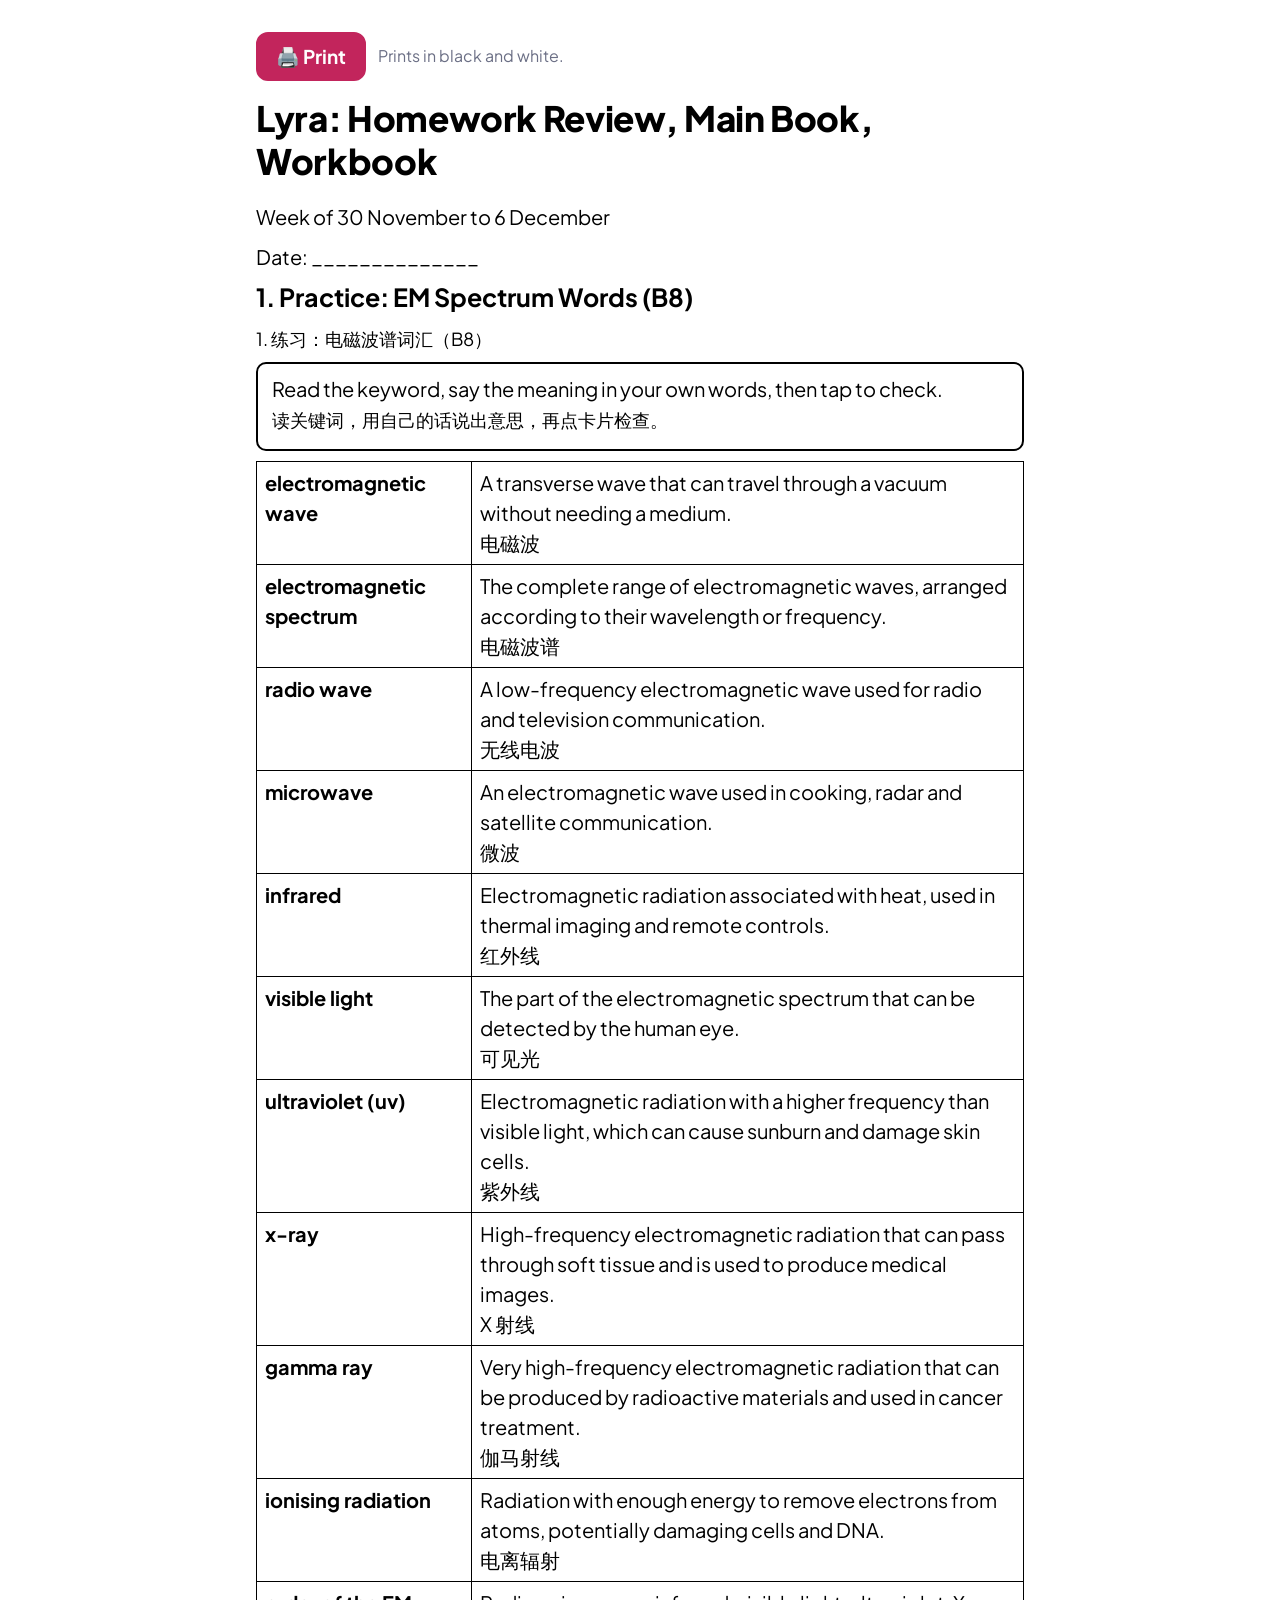
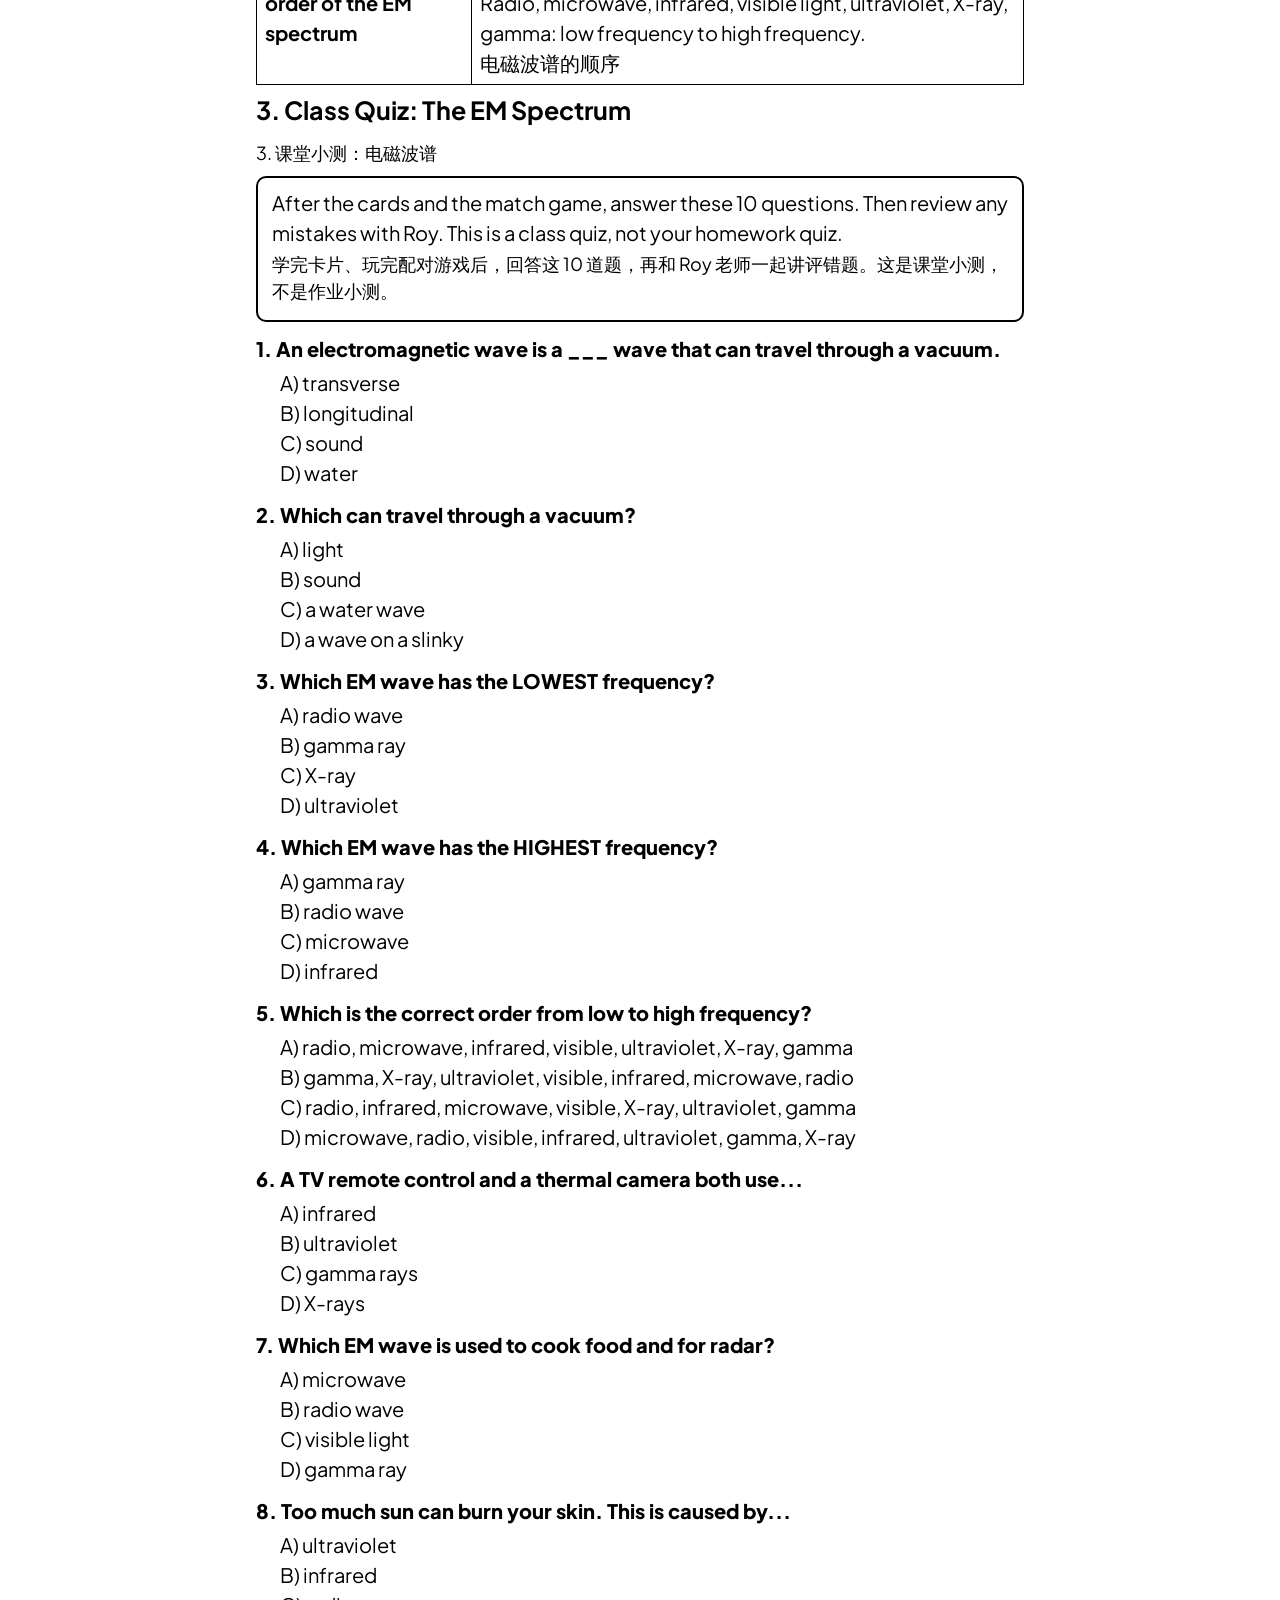
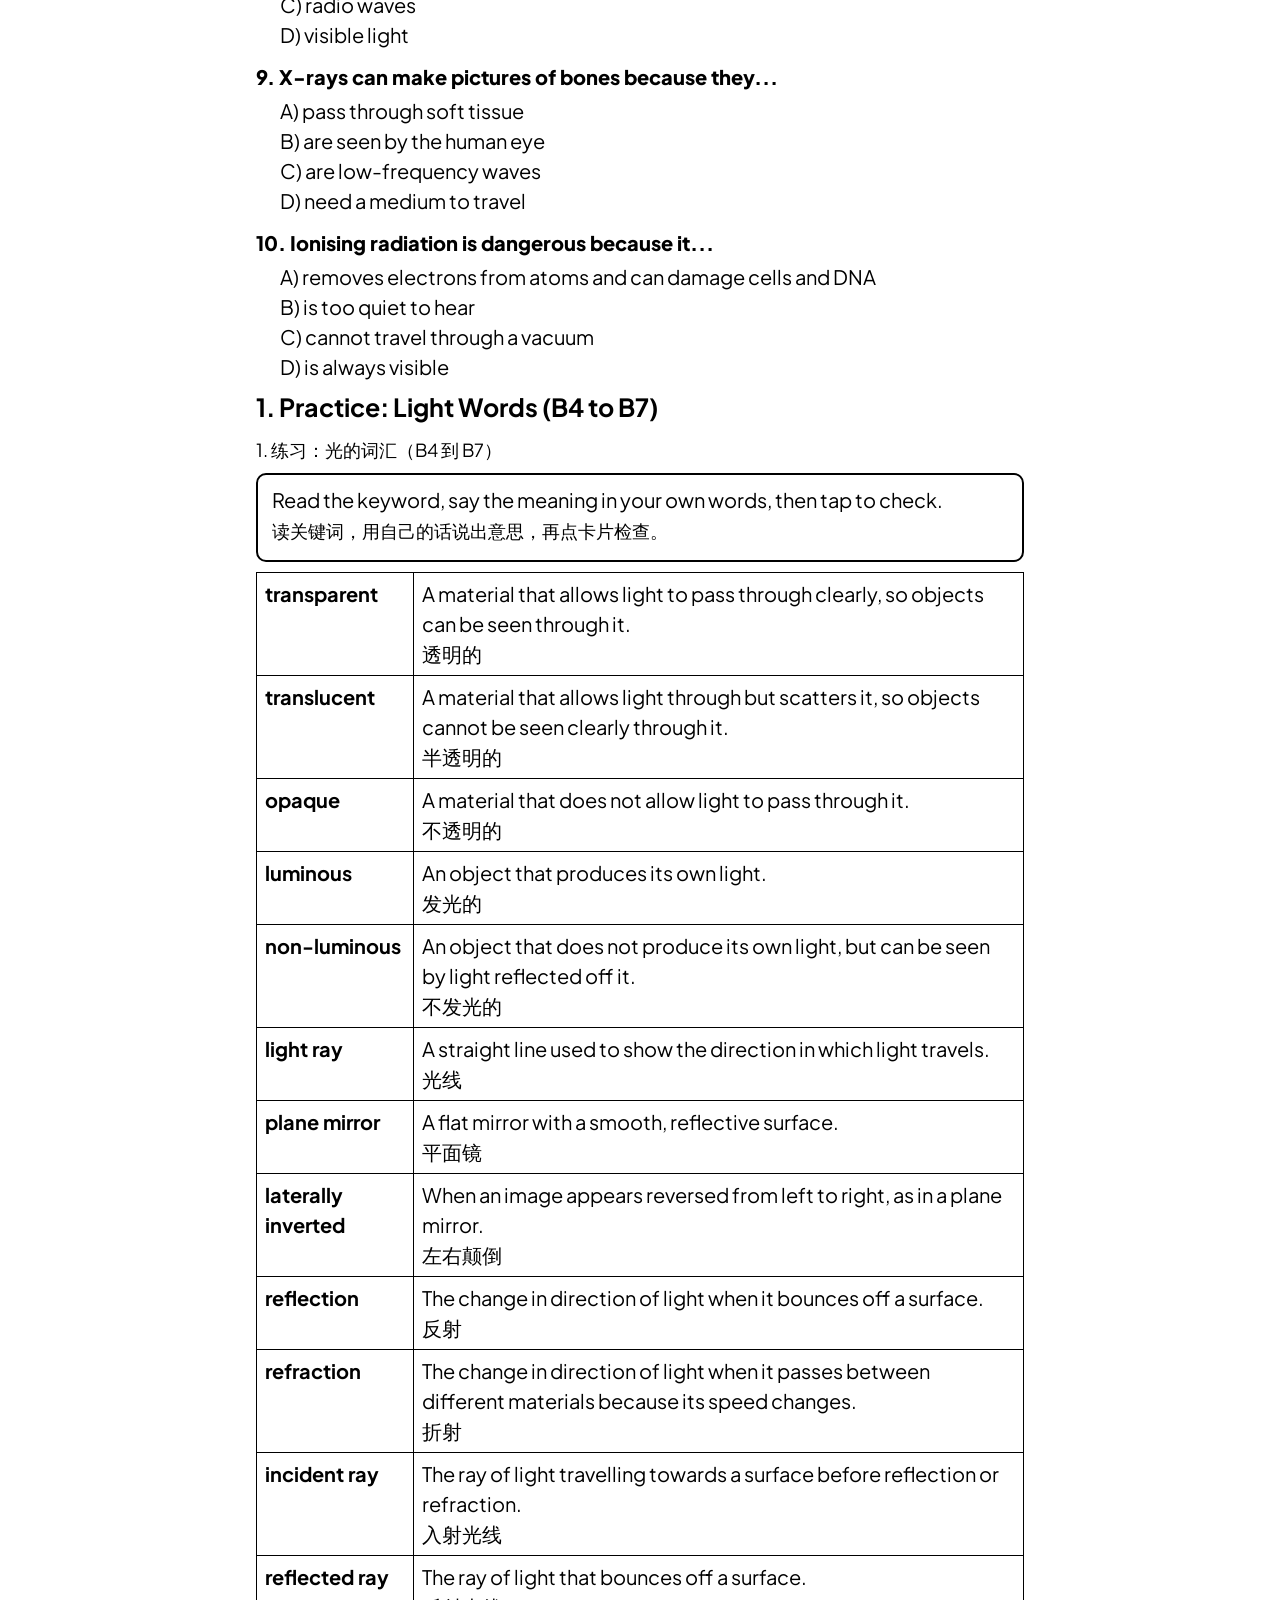
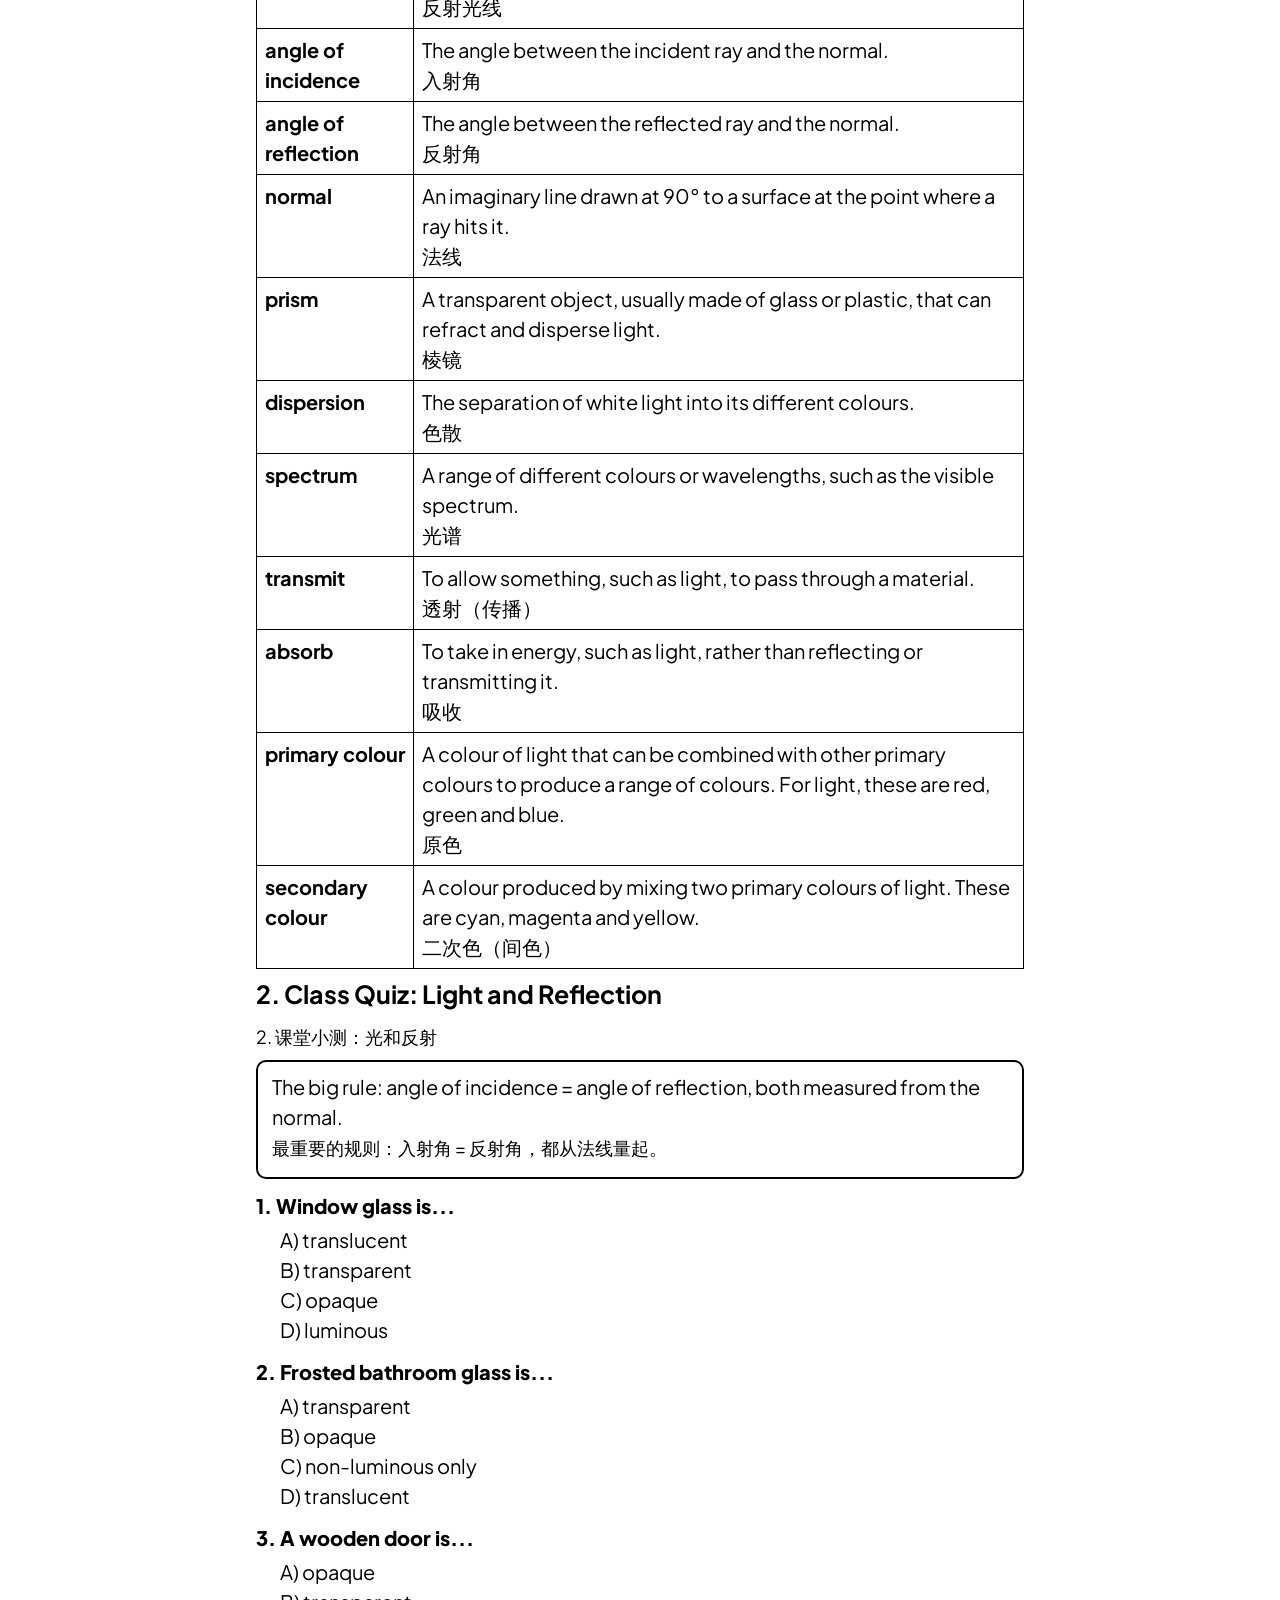
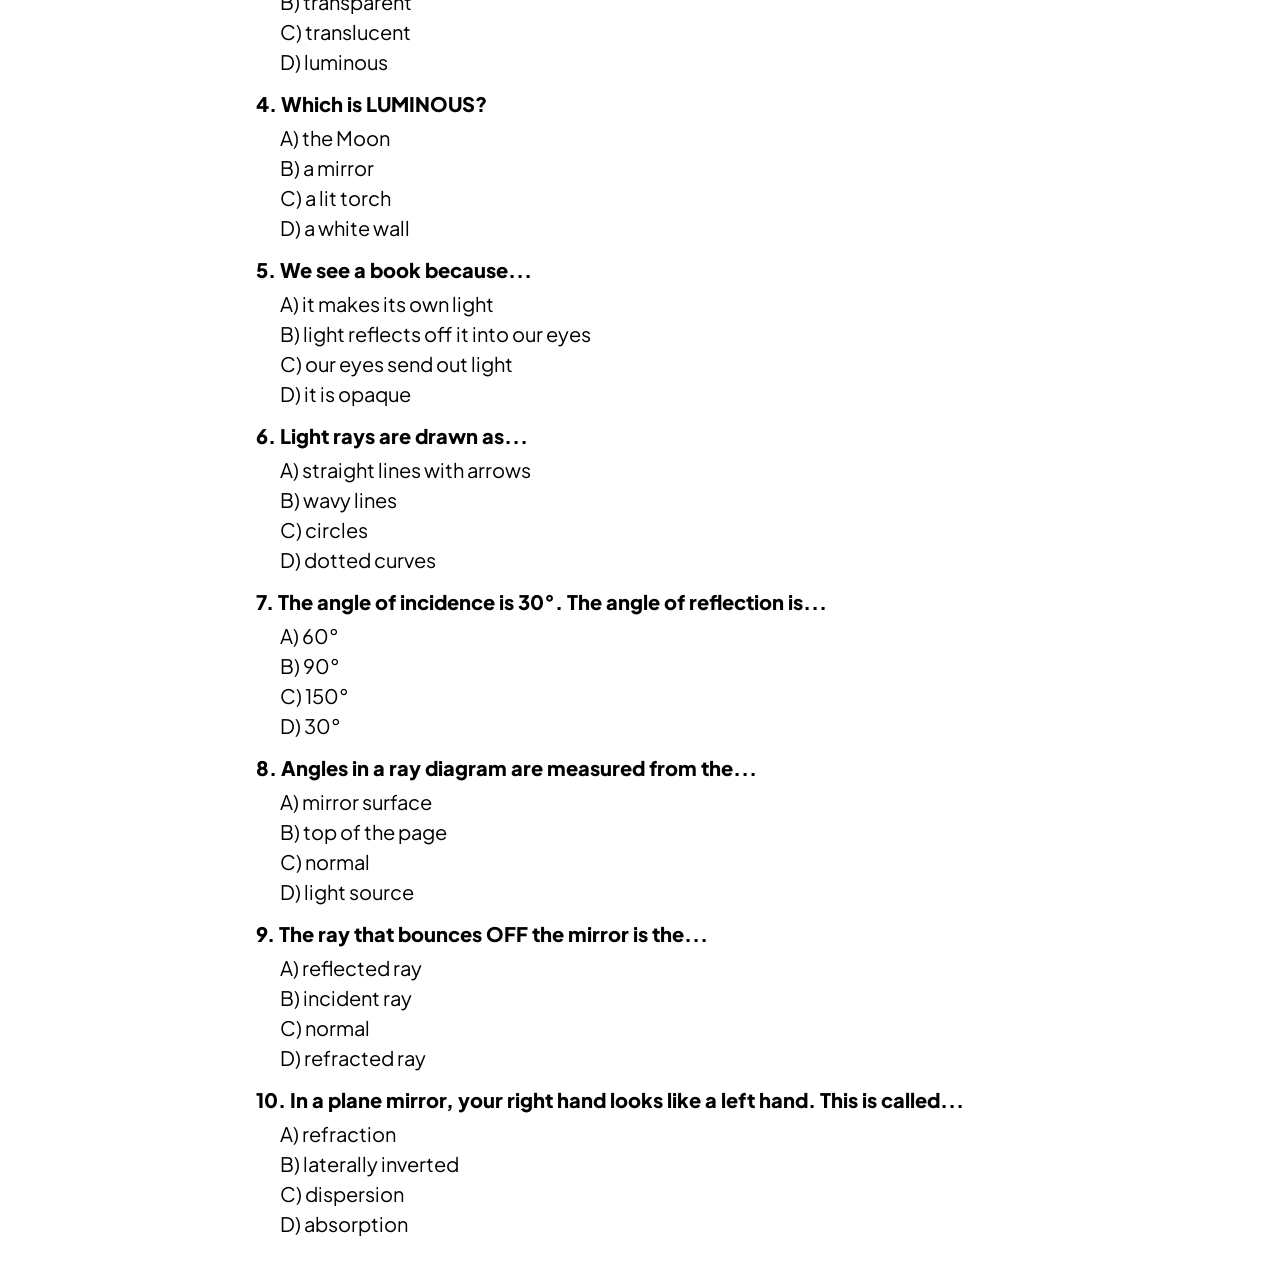
<file: site/lyra-7uap6l/print.html>
<!doctype html>
<html lang="en">
<head>
<meta charset="utf-8">
<meta name="viewport" content="width=device-width, initial-scale=1">
<meta name="robots" content="noindex, nofollow">
<meta name="referrer" content="no-referrer">
<title>Print</title>
<link rel="preconnect" href="https://fonts.gstatic.com" crossorigin>
<link rel="stylesheet" href="https://fonts.googleapis.com/css2?family=Plus+Jakarta+Sans:wght@400;500;600;700;800&display=swap">
<link rel="stylesheet" href="../assets/app.css?v=2026112514">
</head>
<body>
<script>window.STUDENT_ID = 'lyra'; window.PRINT_MODE = true;</script>
<script src="../config.js?v=2026112514"></script>
<script src="../assets/app.js?v=2026112514"></script>
</body>
</html>
</file>
<file: site/assets/app.css>
/* Tutoring site styles. Plain CSS, no build step. */
:root {
  --accent: #7b3fe4;
  --accent-soft: #f1eaff;
  --title: #1b2a6b;
  --text: #1f2430;
  --muted: #5c6475;
  --bg: #f6f7fb;
  --card: #ffffff;
  --line: #dfe3ec;

  --q-bg: #fff0e3;   --q-line: #f08c00;   /* orange = question */
  --h-bg: #fff8d6;   --h-line: #e0b400;   /* yellow = hint */
  --a-bg: #e6f8ea;   --a-line: #2f9e44;   /* green = answer */
  --t-bg: #e6f2ff;   --t-line: #1c7ed6;   /* blue = teaching */
  --bad-bg: #ffe8e8; --bad-line: #e03131;

  --radius: 18px;
  --shadow: 0 2px 10px rgba(27, 42, 107, .08);
}

* { box-sizing: border-box; }
html { -webkit-text-size-adjust: 100%; }
body {
  margin: 0;
  font-family: "Plus Jakarta Sans", -apple-system, BlinkMacSystemFont, "Segoe UI", Roboto, "PingFang SC", "Hiragino Sans GB", "Microsoft YaHei", sans-serif;
  font-size: 16px;
  line-height: 1.5;
  color: var(--text);
  background: var(--bg);
}
@media (min-width: 900px) { body { font-size: 17px; } }

.wrap { max-width: 980px; margin: 0 auto; padding: 16px; }
h1, h2, h3 { color: var(--title); line-height: 1.25; margin: .4em 0 .5em; }
h1 { font-size: 1.7em; }
h2 { font-size: 1.3em; }
h3 { font-size: 1.1em; }
p { margin: .5em 0; }
.muted { color: var(--muted); }
.small { font-size: .8em; }
.center { text-align: center; }
.hidden { display: none !important; }

/* Top bar */
.topbar {
  display: flex; align-items: center; justify-content: space-between; gap: 12px;
  padding: 12px 16px; background: var(--accent); color: #fff;
}
.topbar .hello { font-weight: 800; font-size: 1.15em; }
.topbar a { color: #fff; }
.lang {
  display: inline-flex; border: 2px solid #fff; border-radius: 999px; overflow: hidden; flex-shrink: 0;
}
.lang button {
  font: inherit; font-size: .8em; font-weight: 700; padding: 6px 14px; border: 0;
  background: transparent; color: #fff; cursor: pointer;
}
.lang button.on { background: #fff; color: var(--accent); }

/* Buttons */
.btn {
  font: inherit; font-weight: 700; display: inline-flex; align-items: center; justify-content: center; gap: 8px;
  min-height: 52px; padding: 10px 20px; border-radius: 14px; border: 2px solid var(--accent);
  background: var(--accent); color: #fff; cursor: pointer; text-decoration: none;
  touch-action: manipulation;
}
.btn.ghost { background: #fff; color: var(--accent); }
.btn.green { background: var(--a-line); border-color: var(--a-line); }
.btn.yellow { background: var(--h-bg); border-color: var(--h-line); color: #5c4400; }
.btn.blue { background: var(--t-bg); border-color: var(--t-line); color: #0b4f8a; }
.btn.red { background: #fff; border-color: var(--bad-line); color: var(--bad-line); }
.btn:disabled { opacity: .45; cursor: default; }
.btn.big { font-size: 1.1em; min-height: 64px; padding: 12px 28px; }
.row { display: flex; flex-wrap: wrap; gap: 12px; align-items: center; margin: 12px 0; }
.row.center { justify-content: center; }
.back { display: inline-block; margin: 4px 0 8px; font-weight: 700; color: var(--accent); text-decoration: none; }

/* Cards and colour boxes */
.card {
  background: var(--card); border-radius: var(--radius); box-shadow: var(--shadow);
  padding: 18px; margin: 14px 0;
}
.box { border-radius: var(--radius); padding: 16px 18px; margin: 12px 0; border-left: 8px solid; }
.box.q { background: var(--q-bg); border-color: var(--q-line); font-weight: 800; white-space: pre-line; }
.box.hint { background: var(--h-bg); border-color: var(--h-line); }
.box.ans { background: var(--a-bg); border-color: var(--a-line); }
.box.teach { background: var(--t-bg); border-color: var(--t-line); }
.box.bad { background: var(--bad-bg); border-color: var(--bad-line); }
.q-text { font-weight: 800; }
.zh-sub { display: block; font-size: .85em; color: var(--muted); font-weight: 400; }

/* Home tiles */
.section-title { display: flex; align-items: center; gap: 10px; margin-top: 28px; }
.week-head { border-top: 6px solid var(--accent); }
.tiles { display: grid; grid-template-columns: repeat(auto-fill, minmax(150px, 1fr)); gap: 12px; }
.tile {
  display: flex; flex-direction: column; align-items: center; justify-content: center; text-align: center;
  gap: 6px; min-height: 130px; padding: 12px; border-radius: var(--radius); background: var(--card);
  border: 3px solid var(--line); color: var(--title); font-weight: 800; text-decoration: none;
  box-shadow: var(--shadow);
}
.tile:hover, .tile:focus { border-color: var(--accent); }
.tile .ico { font-size: 2em; line-height: 1; }
.tile .sub { font-size: .7em; font-weight: 400; color: var(--muted); }
.list-link {
  display: flex; justify-content: space-between; align-items: center; gap: 12px; padding: 14px 18px;
  background: var(--card); border-radius: 14px; margin: 8px 0; text-decoration: none; color: var(--title);
  font-weight: 700; box-shadow: var(--shadow);
}

/* Progress */
.progress { height: 14px; background: var(--line); border-radius: 999px; overflow: hidden; margin: 8px 0 14px; }
.progress > div { height: 100%; background: var(--accent); width: 0; transition: width .3s; }
.timerbar > div { background: var(--q-line); transition: width .25s linear; }
.stats { display: flex; flex-wrap: wrap; gap: 10px; justify-content: space-between; font-weight: 700; color: var(--muted); }

/* Inputs */
input[type=text], input[type=number], textarea {
  font: inherit; width: 100%; padding: 12px 14px; border: 3px solid var(--line); border-radius: 14px; background: #fff;
}
input[type=text]:focus, input[type=number]:focus, textarea:focus { outline: none; border-color: var(--accent); }
.spell-input { font-size: 1.4em; text-align: center; letter-spacing: .06em; }
.hint-letters { font-size: 1.4em; letter-spacing: .25em; text-align: center; font-weight: 800; color: #5c4400; }

/* Feedback */
.praise { font-size: 1.2em; font-weight: 800; color: var(--a-line); }
.oops { font-weight: 800; color: var(--bad-line); }
@keyframes pop { 0% { transform: scale(.9); } 60% { transform: scale(1.05); } 100% { transform: scale(1); } }
.pop { animation: pop .3s ease-out; }
@keyframes shake { 0%,100% { transform: translateX(0); } 25% { transform: translateX(-6px); } 75% { transform: translateX(6px); } }
.shake { animation: shake .3s; }

/* Flashcards */
.flash {
  min-height: 260px; display: flex; flex-direction: column; align-items: center; justify-content: center;
  text-align: center; padding: 24px; border-radius: 24px; background: var(--card); box-shadow: var(--shadow);
  border: 4px solid var(--accent); cursor: pointer; user-select: none;
}
.flash .front { font-size: 1.6em; font-weight: 800; color: var(--title); }
.flash.back { background: var(--t-bg); border-color: var(--t-line); }
.flash .meaning { font-size: 1.1em; font-weight: 700; }
.flash .zh { margin-top: 12px; font-size: 1em; color: #0b4f8a; }
.flash .tap { margin-top: 14px; font-size: .75em; color: var(--muted); }

/* Match game */
.match-grid { display: grid; grid-template-columns: 1fr 1fr; gap: 10px; }
.mtile {
  font: inherit; font-size: .85em; font-weight: 700; min-height: 84px; padding: 10px; border-radius: 14px;
  border: 3px solid var(--line); background: var(--card); color: var(--text); cursor: pointer; touch-action: manipulation;
}
.mtile.term { color: var(--title); }
.mtile.sel { border-color: var(--accent); background: var(--accent-soft); }
.mtile.done { border-color: var(--a-line); background: var(--a-bg); opacity: .55; cursor: default; }
.mtile.wrong { border-color: var(--bad-line); background: var(--bad-bg); }

/* Quiz answers: 4 colours with shapes */
.answers { display: grid; grid-template-columns: 1fr; gap: 10px; }
@media (min-width: 700px) { .answers { grid-template-columns: 1fr 1fr; } }
.ansbtn {
  font: inherit; font-weight: 800; color: #fff; text-align: left; display: flex; align-items: center; gap: 12px;
  min-height: 72px; padding: 12px 16px; border: 0; border-radius: 14px; cursor: pointer; touch-action: manipulation;
}
.ansbtn .shape { font-size: 1.3em; flex-shrink: 0; width: 1.3em; text-align: center; }
.ansbtn.c0 { background: #d6336c; }
.ansbtn.c1 { background: #1971c2; }
.ansbtn.c2 { background: #e8a200; }
.ansbtn.c3 { background: #2b8a3e; }
.ansbtn.plain { background: var(--card); color: var(--text); border: 3px solid var(--line); }
.ansbtn.right, .ansbtn.right:disabled { background: #2f9e44 !important; color: #fff !important; opacity: 1 !important; outline: 5px solid #1e6b2f; outline-offset: 2px; }
.ansbtn.faded { opacity: .35; }
.ansbtn.picked-wrong, .ansbtn.picked-wrong:disabled { background: #e03131 !important; color: #fff !important; opacity: 1 !important; outline: 5px solid #a61e1e; outline-offset: 2px; }
.ansbtn.chosen { outline: 5px solid var(--title); outline-offset: 2px; }
.bigscore { font-size: 2.6em; font-weight: 900; color: var(--accent); text-align: center; line-height: 1.1; }

/* Reading */
.passage p { margin: .7em 0; }
.passage .pnum { display: inline-block; min-width: 1.6em; font-weight: 800; color: var(--accent); }
.kw { display: flex; flex-wrap: wrap; gap: 8px; align-items: baseline; }
.kw b { color: var(--title); }
.check-list { list-style: none; padding: 0; margin: 8px 0; }
.check-list li { padding: 6px 0; font-weight: 700; }

/* Guided answers */
.step { animation: pop .25s ease-out; }
.math { font-weight: 800; font-size: 1.1em; margin-top: 4px; }
.final { font-weight: 900; font-size: 1.2em; }
.barmodel { margin: 10px 0 4px; }
.barlabel { font-weight: 800; margin-bottom: 4px; }
.barrow { display: flex; gap: 0; max-width: 520px; }
.barbox {
  flex: 1; min-height: 48px; border: 3px solid var(--title, #1b2a4a); margin-left: -3px; background: #fff;
  display: flex; align-items: center; justify-content: center; font-weight: 900;
}
.barbox:first-child { margin-left: 0; }
.barbox.on { background: var(--accent-soft); }

/* Stacked fractions */
.frac { display: inline-flex; flex-direction: column; vertical-align: middle; text-align: center; line-height: 1.05; margin: 0 .08em; font-size: .9em; }
.frac > span:first-child { border-bottom: 2px solid currentColor; padding: 0 .12em; }
.frac > span:last-child { padding: 0 .12em; }

/* Times tables */
.chips { display: flex; flex-wrap: wrap; gap: 8px; }
.chip {
  font: inherit; font-weight: 800; min-width: 60px; min-height: 52px; border-radius: 12px; border: 3px solid var(--line);
  background: var(--card); cursor: pointer;
}
.chip.on { background: var(--accent); border-color: var(--accent); color: #fff; }
.tt-q { font-size: 2.2em; font-weight: 900; text-align: center; color: var(--title); }

.empty { text-align: center; padding: 40px 16px; }
.footer { text-align: center; padding: 24px 16px 40px; font-size: .75em; color: var(--muted); }

/* ---------- Big buttons: Homework Review, Workbook ---------- */
.feature-row { display: grid; grid-template-columns: 1fr; gap: 12px; margin: 14px 0; }
@media (min-width: 700px) { .feature-row { grid-template-columns: 1fr 1fr; } }
.feature {
  display: flex; align-items: center; gap: 16px; padding: 18px 20px; border-radius: 22px; text-decoration: none;
  color: #fff; box-shadow: 0 6px 18px rgba(27, 42, 107, .18); min-height: 96px; margin: 0 0 12px;
  transition: transform .15s;
}
.feature-row .feature { margin: 0; }
.feature:active { transform: scale(.98); }
.feature .fico { font-size: 2.3em; line-height: 1; }
.feature .ftext { display: flex; flex-direction: column; }
.feature .ftitle { font-weight: 900; font-size: 1.15em; }
.feature .fsub { font-size: .8em; opacity: .95; }
.feature.review { background: linear-gradient(135deg, #f08c00, #e8590c); }
.feature.workbook { background: linear-gradient(135deg, var(--accent), #5f3dc4); }
.feature.book { background: linear-gradient(135deg, #1b2a6b, #3b5bdb); }
.feature.school { background: linear-gradient(135deg, #e8590c, #c2255c); }
.feature.homework { background: linear-gradient(135deg, #12b886, #0b7285); }
.pbox-grid { display: grid; grid-template-columns: repeat(auto-fit, minmax(170px, 1fr)); gap: 10px; }
.pbox-item { background: #fff; border-radius: 14px; padding: 6px; }
.kp-row { display: block; margin: 12px 0; }
.kp-label { display: block; font-weight: 800; color: var(--title); margin-bottom: 4px; }
.feature.start { background: linear-gradient(135deg, #2f9e44, #0b7a75); }
.feature.right { background: linear-gradient(135deg, #40c057, #2b8a3e); }
.feature.wrong { background: linear-gradient(135deg, #fab005, #f08c00); color: #3d2a00; }
.feature.on { outline: 5px solid var(--title); outline-offset: 2px; }
table.log { width: 100%; border-collapse: collapse; }
table.log th, table.log td { text-align: left; padding: 10px 8px; border-bottom: 2px solid var(--line); vertical-align: top; }
table.log th { color: var(--title); }
.review-item .box { margin: 8px 0; }

/* ---------- Teaching slides ---------- */
.slide { padding: 20px; }
.slide-head { display: flex; justify-content: space-between; align-items: center; }
.slide-num { font-weight: 800; color: var(--muted); }
.slide-title { margin-top: 6px; }
.slide-points { padding-left: 1.1em; margin: 12px 0; }
.slide-points li { margin: 10px 0; font-weight: 600; }
.dots { display: flex; gap: 6px; flex-wrap: wrap; margin-bottom: 8px; }
.dot { width: 14px; height: 14px; border-radius: 50%; background: var(--line); }
.dot.done { background: var(--accent-soft); border: 2px solid var(--accent); }
.dot.on { background: var(--accent); transform: scale(1.25); }
.vis { background: linear-gradient(180deg, #f8faff, #eef3ff); border-radius: 18px; padding: 12px; margin: 12px 0; }
.vis-svg { width: 100%; height: auto; display: block; }
.vis-svg.small { max-height: 120px; }
.compare { display: grid; gap: 10px; }
.compare-item { background: #fff; border-radius: 14px; padding: 8px 12px; }
.compare-label { font-weight: 800; color: var(--title); }
.stadium { display: flex; justify-content: center; gap: 4px; font-size: 2.3em; padding: 40px 0 6px; flex-wrap: nowrap; overflow: hidden; }
.stadium .person { display: inline-block; transition: transform .06s linear; }
.flow { display: flex; flex-wrap: wrap; align-items: center; justify-content: center; gap: 8px; }
.flow-step { background: #fff; border: 3px solid var(--line); border-radius: 16px; padding: 10px 12px; text-align: center; min-width: 110px; transition: all .3s; }
.flow-step.lit { border-color: var(--accent); background: var(--accent-soft); transform: scale(1.08); }
.flow-ico { font-size: 1.8em; }
.flow-text { font-weight: 800; font-size: .85em; }
.flow-arrow { font-size: 1.4em; color: var(--accent); }
.emoji-grid { display: grid; grid-template-columns: repeat(auto-fit, minmax(140px, 1fr)); gap: 10px; }
.emoji-card { background: #fff; border-radius: 16px; padding: 12px; text-align: center; }
.emoji-big { font-size: 2.6em; line-height: 1.2; }
.emoji-label { font-weight: 800; font-size: .9em; }
.formula { text-align: center; padding: 10px; }
.formula-main { font-size: 1.3em; font-weight: 900; color: var(--title); background: #fff; border-radius: 14px; padding: 14px; border: 3px dashed var(--accent); }
.formula-ex { margin-top: 10px; font-weight: 700; }
.explorer .slider { display: block; margin: 10px 0; font-weight: 800; }
.explorer input[type=range] { width: 100%; height: 34px; accent-color: var(--accent); }
.explorer-info { display: flex; gap: 20px; flex-wrap: wrap; font-weight: 800; margin: 8px 0 12px; }

/* ---------- Fill in the blanks ---------- */
.blank { display: inline-block; min-width: 4em; border-bottom: 4px solid var(--q-line); text-align: center; padding: 0 6px; margin: 0 4px; color: var(--muted); }
.blank.filled { color: var(--a-line); border-color: var(--a-line); }
.blank.fixed { color: #0b4f8a; border-color: var(--t-line); }
.chip.word { padding: 6px 16px; }

/* ---------- Print page ---------- */
.print-page { background: #fff; color: #000; font-size: 15pt; }
.print-page .wrap { max-width: 800px; }
.print-page h1, .print-page h2, .print-page h3 { color: #000; }
.print-page .pbox { border: 2px solid #000; border-radius: 10px; padding: 10px 14px; margin: 10px 0; break-inside: avoid; }
.print-page .pq { white-space: pre-line; font-weight: 800; margin: 12px 0 4px; break-inside: avoid; }
.print-page .lines { border-bottom: 1px solid #000; height: 34px; }
.print-page .opts { margin: 2px 0 8px 24px; }
.print-page .newpage { break-before: page; }
.print-page .noprint { margin: 16px 0; }
.print-page table { border-collapse: collapse; width: 100%; }
.print-page .pzh { font-size: .9em; margin: 2px 0 6px; }
.print-page .tkey { border: 3px double #000; padding: 6px 10px; margin: 8px 0 12px; font-size: .9em; }
.print-page .kq { break-inside: avoid; border-bottom: 1px solid #000; padding: 6px 0 10px; }
.print-page .kright { font-weight: 900; text-decoration: underline; }
.print-page .kwhy { margin-top: 4px; }
.print-page .ksteps { margin: 6px 0; padding-left: 28px; }
.print-page .ksteps li { margin: 4px 0; }
.print-page .math { color: #000; }
.print-page .barmodel { display: none; }
.print-page td, .print-page th { border: 1px solid #000; padding: 6px 8px; text-align: left; vertical-align: top; }
.print-page .book-slide { border: 2px solid #000; border-radius: 14px; padding: 12px 16px; margin: 14px 0; break-inside: avoid; }
.print-page .book-slide .vis { background: #fff; border: 1px solid #ccc; }
.print-page .book-slide li { margin: 6px 0; }
@media print {
  .print-page .book-slide, .print-page .vis, .print-page svg { filter: grayscale(1); }
  .noprint { display: none !important; }
  .print-page { font-size: 13pt; }
  @page { margin: 14mm; }
}

/* Play / stop audio: big stop button while the browser is reading aloud */
.stopbar {
  position: fixed; left: 50%; bottom: 18px; transform: translateX(-50%); z-index: 50;
  font: inherit; font-weight: 900; font-size: 1.1em; min-height: 60px; padding: 10px 28px;
  border: 0; border-radius: 999px; background: #c92a2a; color: #fff; box-shadow: 0 6px 18px rgba(0,0,0,.25); cursor: pointer;
}
@media print { .stopbar { display: none !important; } }

/* Subject buttons on the front page (Science, English, Maths) */
.subject-row { display: grid; grid-template-columns: 1fr; gap: 12px; margin: 14px 0; }
@media (min-width: 700px) { .subject-row { grid-template-columns: 1fr 1fr 1fr; } }
.feature.subject { margin: 0; background: linear-gradient(135deg, var(--accent), #1b2a6b); }
.subject-part { margin-top: 18px; }

/* Layer pictures (soil horizons, rock layers) and the ocean floor profile */
.vis-svg text { font-family: inherit; }

/* Quick A-or-B question and drawing pad inside Main Book pages */
.quick, .draw { margin-top: 18px; border: 3px dashed var(--accent); border-radius: 18px; padding: 14px; background: var(--accent-soft); }
.quick-head { font-weight: 900; font-size: 1.1em; color: var(--title); margin-bottom: 6px; }
.answers.two { grid-template-columns: minmax(0, 1fr) minmax(0, 1fr); }
@media (max-width: 440px) { .answers.two { grid-template-columns: 1fr; } }
.ansbtn { min-width: 0; overflow-wrap: break-word; }
.drawpad { display: block; width: 100%; height: auto; aspect-ratio: 1000 / 680; background: #fff; border: 3px solid var(--title); border-radius: 14px; touch-action: none; cursor: crosshair; margin: 8px 0; }
.chip.swatch { font-size: 1.4em; min-width: 52px; }

/* ---------- Jump to any question or card: number buttons ---------- */
.numstrip { display: flex; flex-wrap: wrap; gap: 6px; margin: 0 0 12px; }
.numstrip .num { min-width: 42px; height: 42px; padding: 0 6px; border-radius: 10px; border: 2px solid var(--line); background: #fff;
  font: inherit; font-size: 17px; font-weight: 800; color: var(--muted); cursor: pointer; }
.numstrip .num.done { background: var(--accent-soft); border-color: var(--accent); color: var(--title); }
.numstrip .num.ok { background: var(--a-bg); border-color: var(--a-line); color: #1e6b2f; }
.numstrip .num.bad { background: var(--bad-bg); border-color: var(--bad-line); color: #a61e1e; }
.numstrip .num.warn { background: var(--h-bg); border-color: var(--h-line); color: #7a5a00; }
.numstrip .num.on { background: var(--accent); border-color: var(--accent); color: #fff; transform: scale(1.08); }
button.dot { border: 0; padding: 0; cursor: pointer; }

/* ---------- Book and lesson pages: page list on the right ---------- */
.pagepanel { background: var(--card); border-radius: var(--radius); box-shadow: var(--shadow); padding: 12px; }
.pp-head { display: flex; justify-content: space-between; align-items: center; font-weight: 800; color: var(--title); margin-bottom: 6px; }
.pp-close { border: 0; background: none; font-size: 24px; cursor: pointer; color: var(--muted); min-width: 44px; min-height: 44px; }
.pp-list { list-style: none; margin: 0; padding: 0; }
.pp-item { display: flex; gap: 8px; align-items: flex-start; width: 100%; text-align: left; border: 0; background: none; font: inherit; font-size: 17px;
  line-height: 1.3; padding: 8px 6px; border-radius: 10px; cursor: pointer; color: var(--text); }
.pp-item:hover { background: var(--bg); }
.pp-item.done { color: var(--muted); }
.pp-item.on { background: var(--accent); color: #fff; font-weight: 700; }
.pp-n { flex: 0 0 28px; height: 28px; border-radius: 50%; background: var(--accent-soft); color: var(--title); font-weight: 800; font-size: 15px;
  display: inline-flex; align-items: center; justify-content: center; }
.pp-item.on .pp-n { background: #fff; color: var(--accent); }
.pp-chapters { border-top: 2px solid var(--line); margin-top: 10px; padding-top: 8px; display: grid; gap: 4px; }
.pp-ch { display: block; padding: 8px 6px; border-radius: 10px; font-size: 17px; font-weight: 700; color: var(--accent); text-decoration: none; }
.pp-ch:hover { background: var(--bg); }
.pp-toggle { display: none; }
@media (min-width: 700px) {
  .wrap:has(.lesson-wrap) { max-width: 1240px; }
  .lesson-wrap { display: grid; grid-template-columns: minmax(0, 1fr) 240px; gap: 18px; align-items: start; }
  .pagepanel { position: sticky; top: 12px; max-height: calc(100vh - 24px); overflow: auto; }
  .pp-close { display: none; }
}
@media (max-width: 699px) {
  .pagepanel { position: fixed; top: 0; right: 0; bottom: 0; width: min(340px, 86vw); z-index: 60; overflow: auto; border-radius: 18px 0 0 18px;
    transform: translateX(110%); transition: transform .2s ease; box-shadow: -6px 0 24px rgba(27, 42, 107, .25); }
  .pagepanel.open { transform: none; }
  .pp-toggle { display: block; position: fixed; right: 12px; bottom: 90px; z-index: 55; border: 0; border-radius: 999px; padding: 12px 18px;
    background: var(--title); color: #fff; font: inherit; font-size: 18px; font-weight: 800; box-shadow: var(--shadow); cursor: pointer; }
}
@media print { .pagepanel, .pp-toggle, .numstrip { display: none !important; } }
@media (max-width: 600px) {
  .numstrip { flex-wrap: nowrap; overflow-x: auto; padding: 4px 2px 8px; -webkit-overflow-scrolling: touch; }
  .numstrip .num { flex: 0 0 auto; }
}

@media (min-width: 1000px) { .lesson-wrap { grid-template-columns: minmax(0, 1fr) 300px; } }
.pp-item .pp-t { overflow-wrap: anywhere; }

/* ---------- Library ---------- */
.feature.library { background: linear-gradient(135deg, #2b8a3e, #0b7285); }
.lib-list { display: grid; gap: 10px; margin-bottom: 18px; }
.lib-row { display: flex; align-items: center; gap: 12px; background: var(--card); border-radius: var(--radius); box-shadow: var(--shadow); padding: 12px 14px; }
.lib-ico { font-size: 1.6em; flex: 0 0 auto; }
.lib-text { flex: 1 1 auto; min-width: 0; display: flex; flex-direction: column; }
.lib-title { font-weight: 800; color: var(--title); overflow-wrap: anywhere; }
.lib-sub { font-size: .8em; color: var(--muted); overflow-wrap: anywhere; }
.lib-row .btn { flex: 0 0 auto; white-space: nowrap; }
@media (max-width: 600px) { .lib-row { flex-wrap: wrap; } .lib-row .btn { width: 100%; text-align: center; } }
.feature.review.locked { filter: grayscale(.6); opacity: .75; }

/* ---------- Today card and homework steps ---------- */
.card.today { border-left: 8px solid var(--accent); }
.card.today h2 { margin-top: 0; }
.today-row { display: flex; align-items: center; gap: 12px; padding: 10px 0; border-top: 2px solid var(--line); }
.today-text { flex: 1 1 auto; min-width: 0; }
.today-lead { font-size: .8em; font-weight: 800; color: var(--accent); text-transform: uppercase; letter-spacing: .03em; }
.today-title { font-weight: 800; color: var(--title); }
.today-row .btn { flex: 0 0 auto; }
@media (max-width: 600px) { .today-row { flex-wrap: wrap; } .today-row .btn { width: 100%; text-align: center; } }
.card.steps .steps-head { font-weight: 800; color: var(--title); margin-bottom: 6px; }
.card.steps ol { margin: 0 0 10px; padding-left: 1.4em; }
.card.steps li { margin: 4px 0; }
.card.steps li.ok { color: #1e6b2f; font-weight: 700; }

/* ============ Layout 2026-11-24: left menu, calm and neat (like a study app) ============ */
:root { --title: #24243c; --text: #24243c; --muted: #6b6f85; --bg: #f7f8fc; --line: #e7e9f2; --radius: 16px; --shadow: 0 1px 3px rgba(20, 20, 60, .05); }
h1 { font-size: 1.75em; font-weight: 800; letter-spacing: -.01em; }
h2 { font-size: 1.25em; font-weight: 700; }
h3 { font-size: 1.05em; }
.app { display: flex; min-height: 100vh; }
.side { width: 248px; flex-shrink: 0; background: #fff; border-right: 1px solid var(--line); padding: 22px 14px;
  position: sticky; top: 0; height: 100vh; overflow-y: auto; display: flex; flex-direction: column; gap: 18px; }
.brand { display: flex; align-items: center; gap: 12px; text-decoration: none; color: var(--text); padding: 0 6px; }
.brand b { display: block; font-size: 1.1em; }
.brand small { display: block; color: var(--muted); font-size: .72em; letter-spacing: .06em; text-transform: uppercase; }
.brand-dot { width: 40px; height: 40px; border-radius: 12px; background: var(--accent); color: #fff; display: grid; place-items: center; font-weight: 800; font-size: 1.2em; }
.nav { display: flex; flex-direction: column; gap: 4px; }
.nav a, .who-chip { display: flex; align-items: center; gap: 12px; padding: 10px 12px; border-radius: 12px; color: var(--text);
  text-decoration: none; font: inherit; font-weight: 600; font-size: .95em; background: none; border: 0; cursor: pointer; text-align: left; }
.nav a:hover, .who-chip:hover { background: #f2f3f9; }
.nav a.on { background: var(--accent-soft); color: var(--accent); }
.nav .ni { width: 24px; text-align: center; flex-shrink: 0; }
.ez small { display: block; font-size: .74em; font-weight: 500; color: var(--muted); }
.nav a.on .ez small { color: inherit; opacity: .8; }
.who-chip { margin-top: 14px; border-top: 1px solid var(--line); border-radius: 0; padding-top: 16px; color: var(--muted); }
.app > .wrap { flex: 1; min-width: 0; max-width: 1000px; padding: 32px 40px 60px; margin: 0; }
@media (max-width: 899px) {
  .app { display: block; }
  .side { position: sticky; top: 0; z-index: 30; width: auto; height: auto; flex-direction: row; align-items: center;
    padding: 8px 10px; gap: 8px; border-right: 0; border-bottom: 1px solid var(--line); overflow-x: auto; }
  .brand small, .brand b { display: none; }
  .brand-dot { width: 34px; height: 34px; }
  .nav { flex-direction: row; gap: 2px; }
  .nav a, .who-chip { white-space: nowrap; padding: 8px 10px; font-size: .88em; }
  .nav .ez small { display: none; }
  .who-chip { margin: 0; border: 0; padding-top: 8px; }
  .app > .wrap { padding: 18px 16px 50px; }
}
.page-head { margin-bottom: 14px; }
.page-head h1 { margin: 0 0 4px; }
.page-head .ez small { font-size: .55em; }
.sec { margin: 26px 0 10px; font-size: 1.05em; }
.sec .ez small { display: inline; margin-left: 8px; }
.card { border: 1px solid var(--line); box-shadow: var(--shadow); }
.btn { min-height: 44px; padding: 8px 18px; border-radius: 12px; font-size: .95em; }
.btn.big { font-size: 1em; min-height: 50px; padding: 10px 24px; }
.back { font-size: .92em; }
.chip { display: inline-block; white-space: nowrap; font-size: .8em; font-weight: 700; padding: 4px 10px; border-radius: 999px; background: #eef0f6; color: var(--muted); }
.chip.done { background: #e3f6e8; color: #1e7a36; }
.chip.started { background: #fff3d6; color: #8a5a00; }
.chip.late { background: #ffe5e5; color: #b42318; }
.chip.todo { background: var(--accent-soft); color: var(--accent); }
.chip.class { background: #e6f0ff; color: #1d5fbf; }
/* one day's plan */
.plan { padding: 22px; }
.plan-head { display: flex; justify-content: space-between; align-items: flex-start; gap: 12px; }
.plan-head h1, .plan-head h2 { margin: 2px 0 4px; }
.plan-kind { font-size: .78em; font-weight: 800; letter-spacing: .06em; text-transform: uppercase; color: var(--accent); }
.plan-kind .ez small { display: inline; margin-left: 6px; text-transform: none; letter-spacing: 0; }
.plan-title { margin: 0; color: var(--muted); }
.plan .box.teach { margin: 14px 0; font-size: .95em; }
.plan-steps { list-style: none; counter-reset: st; padding: 0; margin: 8px 0 0; display: grid; gap: 14px; }
.plan-steps > li { counter-increment: st; position: relative; padding-left: 44px; }
.plan-steps > li::before { content: counter(st); position: absolute; left: 0; top: 0; width: 30px; height: 30px; border-radius: 50%;
  background: var(--accent); color: #fff; display: grid; place-items: center; font-weight: 800; font-size: .9em; }
.step-t { font-weight: 700; margin: 3px 0 8px; }
.step-t .ez small { display: inline; margin-left: 8px; }
.step-links { display: flex; flex-wrap: wrap; gap: 8px; }
.step-link { display: inline-flex; align-items: center; gap: 6px; padding: 8px 14px; border-radius: 10px; border: 1px solid var(--line);
  background: #fff; color: var(--text); text-decoration: none; font-weight: 600; font-size: .92em; }
.step-link:hover { border-color: var(--accent); color: var(--accent); }
.step-link.go { background: var(--accent); border-color: var(--accent); color: #fff; padding: 11px 20px; font-size: 1em; }
.step-link.done { background: #e3f6e8; border-color: #b6e3c3; color: #1e7a36; }
.empty-today { padding: 22px; color: var(--muted); }
/* lists of days and results */
.card.list { padding: 6px; }
.day-row, .res-row { display: grid; grid-template-columns: 150px 1fr auto; gap: 14px; align-items: center; padding: 12px 14px;
  border-radius: 12px; color: var(--text); text-decoration: none; width: 100%; background: none; border: 0; font: inherit; text-align: left; cursor: pointer; }
.day-row + .day-row, .res + .res { border-top: 1px solid var(--line); }
.day-row:hover, .res-row:hover { background: #f6f7fb; }
.dr-date { font-weight: 700; font-size: .9em; }
.dr-title { display: flex; flex-direction: column; min-width: 0; }
.dr-kind { font-size: .72em; font-weight: 800; color: var(--muted); text-transform: uppercase; letter-spacing: .05em; }
.res-detail { padding: 4px 14px 16px; }
@media (max-width: 600px) { .res-row { grid-template-columns: 1fr auto; } .res-row .dr-date { grid-column: 1 / -1; } }
/* 25 Nov 2026: one line per day: calendar badge | kind, title, status (never staggered) */
.day-row { grid-template-columns: 58px 1fr; gap: 14px; }
.dr-cal { display: flex; flex-direction: column; align-items: center; justify-content: center; width: 58px; padding: 6px 0; border-radius: 12px;
  background: #f2f3f9; line-height: 1.1; text-align: center; }
.dr-cal small { font-size: .68em; font-weight: 800; text-transform: uppercase; letter-spacing: .05em; color: var(--muted); }
.dr-cal b { font-size: 1.35em; color: var(--title); }
.dr-name { font-weight: 700; }
.dr-meta { display: flex; flex-wrap: wrap; align-items: center; gap: 6px 10px; margin-top: 4px; }
span.chip { min-height: 0; min-width: 0; border: 0; cursor: default; }   /* status labels are not buttons: no big tap size */
.dr-kind.hw { color: #8a4b00; }
.dr-kind.cl { color: #1d5fbf; }
.day-row.is-today { background: var(--accent-soft); }
.day-row.is-today .dr-cal { background: var(--accent); }
.day-row.is-today .dr-cal b, .day-row.is-today .dr-cal small { color: #fff; }
.week-group .sec { margin-top: 22px; }
.view-toggle { margin: 6px 0 14px; }
.view-toggle .chip { cursor: pointer; border: 1px solid var(--line); font-size: .9em; padding: 7px 14px; }
/* calendar */
.card.cal { padding: 14px; }
.cal-head { display: flex; align-items: center; justify-content: space-between; gap: 10px; margin-bottom: 10px; }
.cal-head h2 { margin: 0; font-size: 1.15em; text-align: center; }
.cal-grid { display: grid; grid-template-columns: repeat(7, minmax(0, 1fr)); gap: 4px; }
.cal-dow { text-align: center; font-size: .72em; font-weight: 800; color: var(--muted); text-transform: uppercase; padding: 4px 0; }
.cal-dow small { display: block; font-weight: 600; }
.cal-cell { min-height: 92px; border: 1px solid var(--line); border-radius: 10px; padding: 4px; background: #fff; display: flex; flex-direction: column; gap: 3px; min-width: 0; }
.cal-cell.blank { border: 0; background: none; }
.cal-cell.today { border: 2px solid var(--accent); background: var(--accent-soft); }
.cal-num { font-size: .78em; font-weight: 800; color: var(--muted); }
.cal-cell.today .cal-num { color: var(--accent); }
.cal-item { display: flex; gap: 3px; align-items: flex-start; font-size: .72em; line-height: 1.2; padding: 3px 4px; border-radius: 6px; text-decoration: none; color: var(--text); background: #eef0f6; }
.cal-item .ci-t { overflow: hidden; display: -webkit-box; -webkit-line-clamp: 3; -webkit-box-orient: vertical; }
.cal-item.cl { background: #e6f0ff; color: #1d5fbf; }
.cal-item.todo { background: var(--accent-soft); color: var(--accent); }
.cal-item.late { background: #ffe5e5; color: #b42318; }
.cal-item.done { background: #e3f6e8; color: #1e7a36; }
.cal-legend { margin-top: 10px; }
@media (max-width: 600px) {
  .cal-cell { min-height: 58px; padding: 3px; }
  .cal-item { justify-content: center; font-size: .95em; padding: 2px; }
  .cal-item .ci-t { display: none; }
}
/* Homework Review: one page per try */
.rv-head h1 { margin: 4px 0 8px; }
.rv-facts { display: flex; flex-wrap: wrap; gap: 6px 18px; color: var(--muted); font-size: .92em; }
.rv-score { display: flex; align-items: center; gap: 16px; flex-wrap: wrap; margin: 12px 0; }
.rv-score .bigscore { font-size: 2em; margin: 0; }
.rv-q { border-left: 6px solid #2f9e44; }
.rv-q.bad { border-left-color: #e03131; }
.rv-qhead { display: flex; align-items: center; gap: 10px; margin-bottom: 8px; }
.rv-mark { font-weight: 800; }
.rv-q.ok .rv-mark { color: #1e7a36; }
.rv-q.bad .rv-mark { color: #b42318; }
.rv-qtext { font-weight: 700; margin-bottom: 10px; white-space: pre-line; }
.rv-opts { list-style: none; margin: 0; padding: 0; display: flex; flex-direction: column; gap: 6px; }
.rv-opts li { display: flex; flex-wrap: wrap; align-items: center; gap: 8px; padding: 8px 12px; border-radius: 10px; border: 1px solid var(--line); background: #fff; }
.rv-letter { width: 26px; height: 26px; flex-shrink: 0; border-radius: 50%; background: #eef0f6; display: grid; place-items: center; font-weight: 800; font-size: .85em; }
.rv-otext { flex: 1; min-width: 0; }
.rv-tag { font-size: .85em; font-weight: 800; }
.rv-opts li.right { background: #e9f8ee; border-color: #8fd3a3; color: #176b2e; }
.rv-opts li.right .rv-letter { background: #2f9e44; color: #fff; }
.rv-opts li.mine.wrong { background: #fff0f0; border-color: #f3a5a5; color: #a61b1b; }
.rv-opts li.mine.wrong .rv-letter { background: #e03131; color: #fff; }
.rv-foot { margin: 10px 0 30px; }
.rv-foot .row, .rv-head .row { flex-wrap: wrap; gap: 8px; }
@media print {
  .side, .noprint, .back { display: none !important; }
  .app > .wrap { padding: 0 !important; max-width: none !important; }
  .rv-q, .rv-head { break-inside: avoid; box-shadow: none; }
  body { background: #fff; }
}
/* Subjects (like a course page) */
.subj-grid { display: grid; grid-template-columns: 1fr; gap: 14px; }
@media (min-width: 640px) { .subj-grid { grid-template-columns: 1fr 1fr; } }
@media (min-width: 1100px) { .subj-grid { grid-template-columns: 1fr 1fr 1fr; } }
.subj-card { display: flex; flex-direction: column; border-radius: 16px; overflow: hidden; background: #fff; border: 1px solid var(--line); box-shadow: var(--shadow); text-decoration: none; color: var(--text); }
.subj-card:hover { border-color: var(--accent); }
.subj-band { height: 74px; background: var(--accent); display: flex; align-items: center; padding: 0 18px; }
.subj-card:nth-child(3n+2) .subj-band { background: #1c7ed6; }
.subj-card:nth-child(3n+3) .subj-band { background: #2f9e44; }
.subj-band .subj-ico { font-size: 2em; background: #fff; border-radius: 12px; width: 50px; height: 50px; display: grid; place-items: center; }
.subj-body { padding: 14px 18px 18px; display: flex; flex-direction: column; gap: 4px; }
.subj-title { font-size: 1.1em; color: var(--title); }
.subj-head { display: flex; align-items: center; gap: 14px; }
.subj-head .subj-ico { font-size: 2em; background: var(--accent-soft); border-radius: 14px; width: 58px; height: 58px; display: grid; place-items: center; flex-shrink: 0; }
.subj-head h1 { margin: 0; }
.subj-tabs { display: flex; gap: 6px; overflow-x: auto; padding: 10px 0 14px; margin-bottom: 4px; border-bottom: 1px solid var(--line); }
.subj-tabs .chip { text-decoration: none; border: 1px solid var(--line); padding: 7px 12px; font-size: .85em; }
/* wrong answers */
.wrong-list h3 { margin: 18px 0 10px; }
.wrong-item { border: 1px solid var(--line); border-radius: 14px; padding: 14px; margin-bottom: 10px; background: #fff; }
.wq { font-weight: 700; display: flex; gap: 10px; margin-bottom: 10px; }
.wn { flex-shrink: 0; width: 24px; height: 24px; border-radius: 50%; background: #eef0f6; display: grid; place-items: center; font-size: .8em; }
.wa { padding: 8px 12px; border-radius: 10px; margin: 6px 0; }
.wa small { display: block; font-size: .72em; font-weight: 800; text-transform: uppercase; letter-spacing: .05em; opacity: .8; }
.wa.bad { background: #fff0f0; color: #a61b1b; }
.wa.good { background: #e9f8ee; color: #176b2e; font-weight: 700; }
.wwhy { font-size: .92em; color: var(--muted); margin-top: 8px; }
/* who is working */
.card.who { max-width: 560px; margin: 8vh auto; text-align: center; padding: 30px; }
.who-row { display: flex; gap: 14px; justify-content: center; margin-top: 18px; flex-wrap: wrap; }
.who-btn { flex: 1; min-width: 170px; padding: 22px; border-radius: 16px; border: 2px solid var(--line); background: #fff; cursor: pointer; font: inherit;
  display: flex; flex-direction: column; align-items: center; gap: 6px; }
.who-btn:hover { border-color: var(--accent); background: var(--accent-soft); }
.who-ico { font-size: 2.2em; }
.who-btn b { font-size: 1.15em; }
/* name login (25 Nov 2026) */
.who-logo { width: 64px; height: 64px; border-radius: 18px; background: var(--accent); color: #fff; font-size: 2em; font-weight: 800; display: grid; place-items: center; margin: 0 auto 6px; }
.who-input { width: 100%; font: inherit; font-size: 1.3em; font-weight: 700; text-align: center; letter-spacing: .06em; padding: 14px; margin-top: 14px;
  border: 2px solid var(--line); border-radius: 14px; outline: none; }
.who-input:focus { border-color: var(--accent); }
.who-sugg { min-height: 110px; margin-top: 12px; }
.who-ask { font-weight: 700; color: var(--title); margin: 4px 0 8px; }
.who-name { width: 100%; display: flex; align-items: center; gap: 14px; text-align: left; padding: 14px 18px; border-radius: 16px; cursor: pointer; font: inherit;
  border: 2px solid var(--accent); background: var(--accent-soft); color: var(--text); }
.who-name .who-ico { font-size: 2em; }
.who-name b { display: block; font-size: 1.35em; letter-spacing: .04em; color: var(--accent); }
.who-name small { color: var(--muted); }
.who-go { margin-left: auto; font-weight: 800; color: var(--accent); white-space: nowrap; }
@media (max-width: 480px) { .who-name { flex-wrap: wrap; } .who-go { margin-left: 0; } }

/* ---------- Menu groups (desktop side menu only) ---------- */
.nav-group { margin: 14px 12px 4px; font-size: .7em; font-weight: 800; letter-spacing: .06em; text-transform: uppercase; color: var(--muted); }
.nav-group:first-child { margin-top: 4px; }
@media (max-width: 899px) { .nav-group { display: none; } }

/* ---------- Week progress on Today ---------- */
.progress-card { display: grid; grid-template-columns: repeat(auto-fit, minmax(140px, 1fr)); gap: 14px 18px; }
.pc-label { font-size: .78em; font-weight: 700; color: var(--muted); margin-bottom: 4px; }
.pc-label .ez small { display: inline; margin-left: 6px; }
.pc-big { font-size: 1.9em; font-weight: 800; color: var(--title); line-height: 1.1; }
.pc-big small { font-size: .45em; font-weight: 600; color: var(--muted); }
.pc-big.late { color: #e03131; }
.pc-date { font-size: 1.05em; font-weight: 800; color: var(--title); }
.pc-bar { height: 8px; border-radius: 99px; background: var(--line); margin-top: 8px; overflow: hidden; }
.pc-bar > div { height: 100%; background: var(--accent); border-radius: 99px; }
@media (max-width: 600px) { .progress-card .pc-item:last-child:nth-child(3) { grid-column: 1 / -1; } .pc-big { font-size: 1.6em; } }

/* ---------- Saved drawings ---------- */
.draw-actions { margin-top: 10px; gap: 8px; flex-wrap: wrap; }
.draw-gallery { display: grid; grid-template-columns: repeat(auto-fill, minmax(240px, 1fr)); gap: 16px; }
.draw-card img { width: 100%; border-radius: 10px; border: 1px solid var(--line); background: #fff; display: block; }
.draw-meta { margin: 8px 0; }
.draw-card .row { gap: 8px; flex-wrap: wrap; }

/* why it is right / why yours is wrong */
.why-box { margin-top: 8px; }
.why-right, .why-wrong { margin-top: 6px; padding: 8px 10px; border-radius: 10px; }
.why-right { background: #eef8ef; color: #1f5f2c; }
.why-wrong { background: #fdeeee; color: #8a2323; }
.why-right b, .why-wrong b { display: block; margin-bottom: 2px; }
.wwhy .why-right, .wwhy .why-wrong { font-size: 1em; }

/* Homework Review: latest try + every try's score */
.try-group + .try-group { border-top: 1px solid var(--line); }
.try-group .day-row + .day-row { border-top: 0; }
.try-steps { padding: 0 14px 12px 178px; display: grid; gap: 4px; }
.try-step { display: block; color: inherit; text-decoration: none; font-size: .92em; padding: 3px 8px; border-radius: 8px; }
.try-step:hover { background: #f6f7fb; }
.try-step.latest { background: #f2f5ff; }
.ts-ok { color: #1f7a35; font-weight: 700; }
.ts-bad { color: #b3261e; font-weight: 700; }
.ts-latest { color: var(--accent, #3a5bd9); font-weight: 700; }
@media (max-width: 700px) { .try-steps { padding-left: 14px; } }

/* Class day: tries in class */
.ct-act { margin-top: 10px; padding: 10px 12px; border: 1px solid var(--line); border-radius: 12px; background: #fff; }
.ct-title { font-weight: 700; margin-bottom: 4px; }
.ct-latest { margin-bottom: 6px; }
.try-steps.ct { padding: 0; }
.ct-try summary { cursor: pointer; list-style: none; }
.ct-try summary::-webkit-details-marker { display: none; }
.ct-try summary::before { content: '▸ '; color: var(--muted); }
.ct-try[open] summary::before { content: '▾ '; }
.ct-body { padding: 6px 4px 10px 22px; }
.ct-missed { margin: 4px 0 0 18px; padding: 0; }
.ct-missed li { margin: 2px 0; }

/* Chinese under answer-button text must be readable on the coloured buttons */
.ansbtn .zh-sub { color: inherit; opacity: .92; font-size: .82em; margin-top: 2px; }

/* "Did you understand?" page and Roy's go-over list */
.und-list { display: grid; gap: 10px; margin-top: 12px; }
.und-row { border: 1px solid var(--line); border-radius: 12px; padding: 10px 12px; background: #fff; }
.und-t { font-weight: 700; }
.und-btns { display: flex; gap: 8px; margin-top: 6px; flex-wrap: wrap; }
.und-btns .btn { min-height: 40px; padding: 4px 16px; }
.btn.orange { background: #e8892b; color: #fff; border-color: #e8892b; }
.und-note { color: #a35a12; margin-top: 4px; }
.und-goover { border-left: 5px solid #e8892b; }
.und-goover-list { margin: 6px 0 0 18px; padding: 0; }
.und-goover-list li { margin: 4px 0; }
</file>
